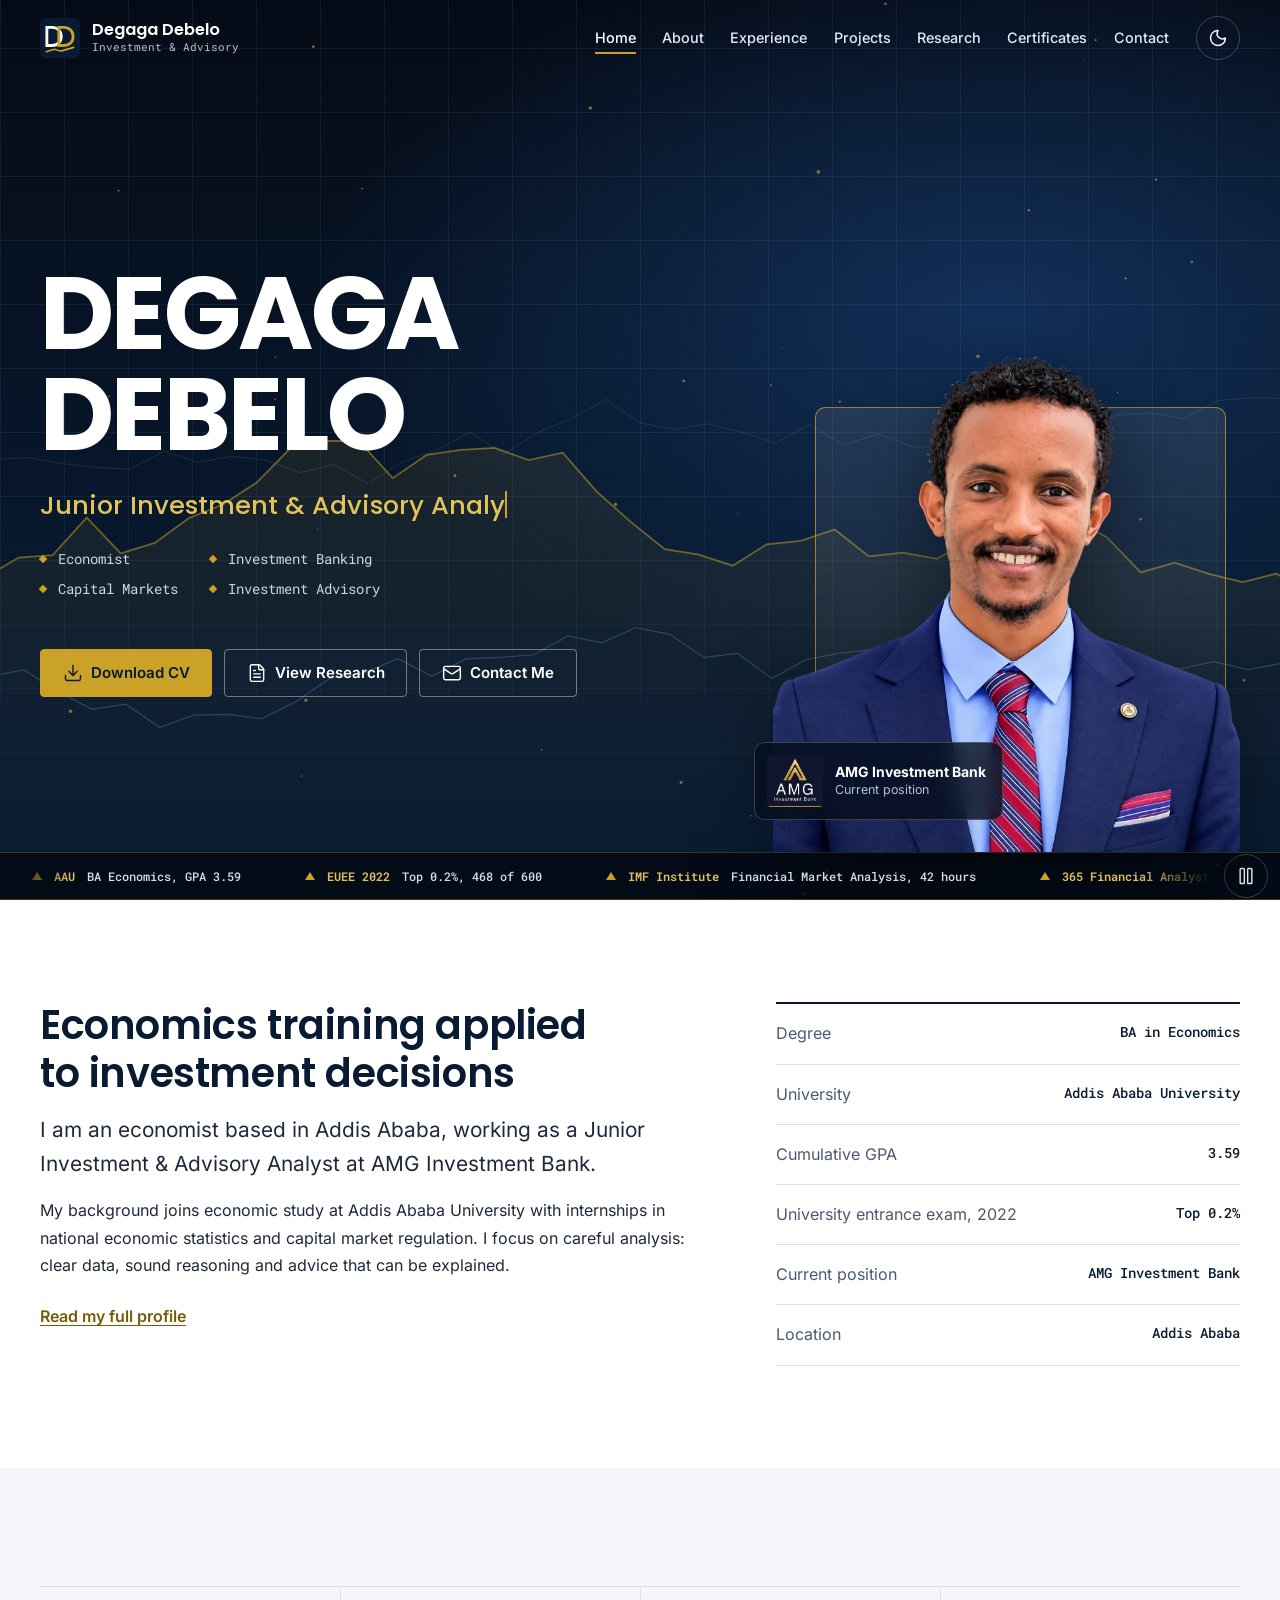
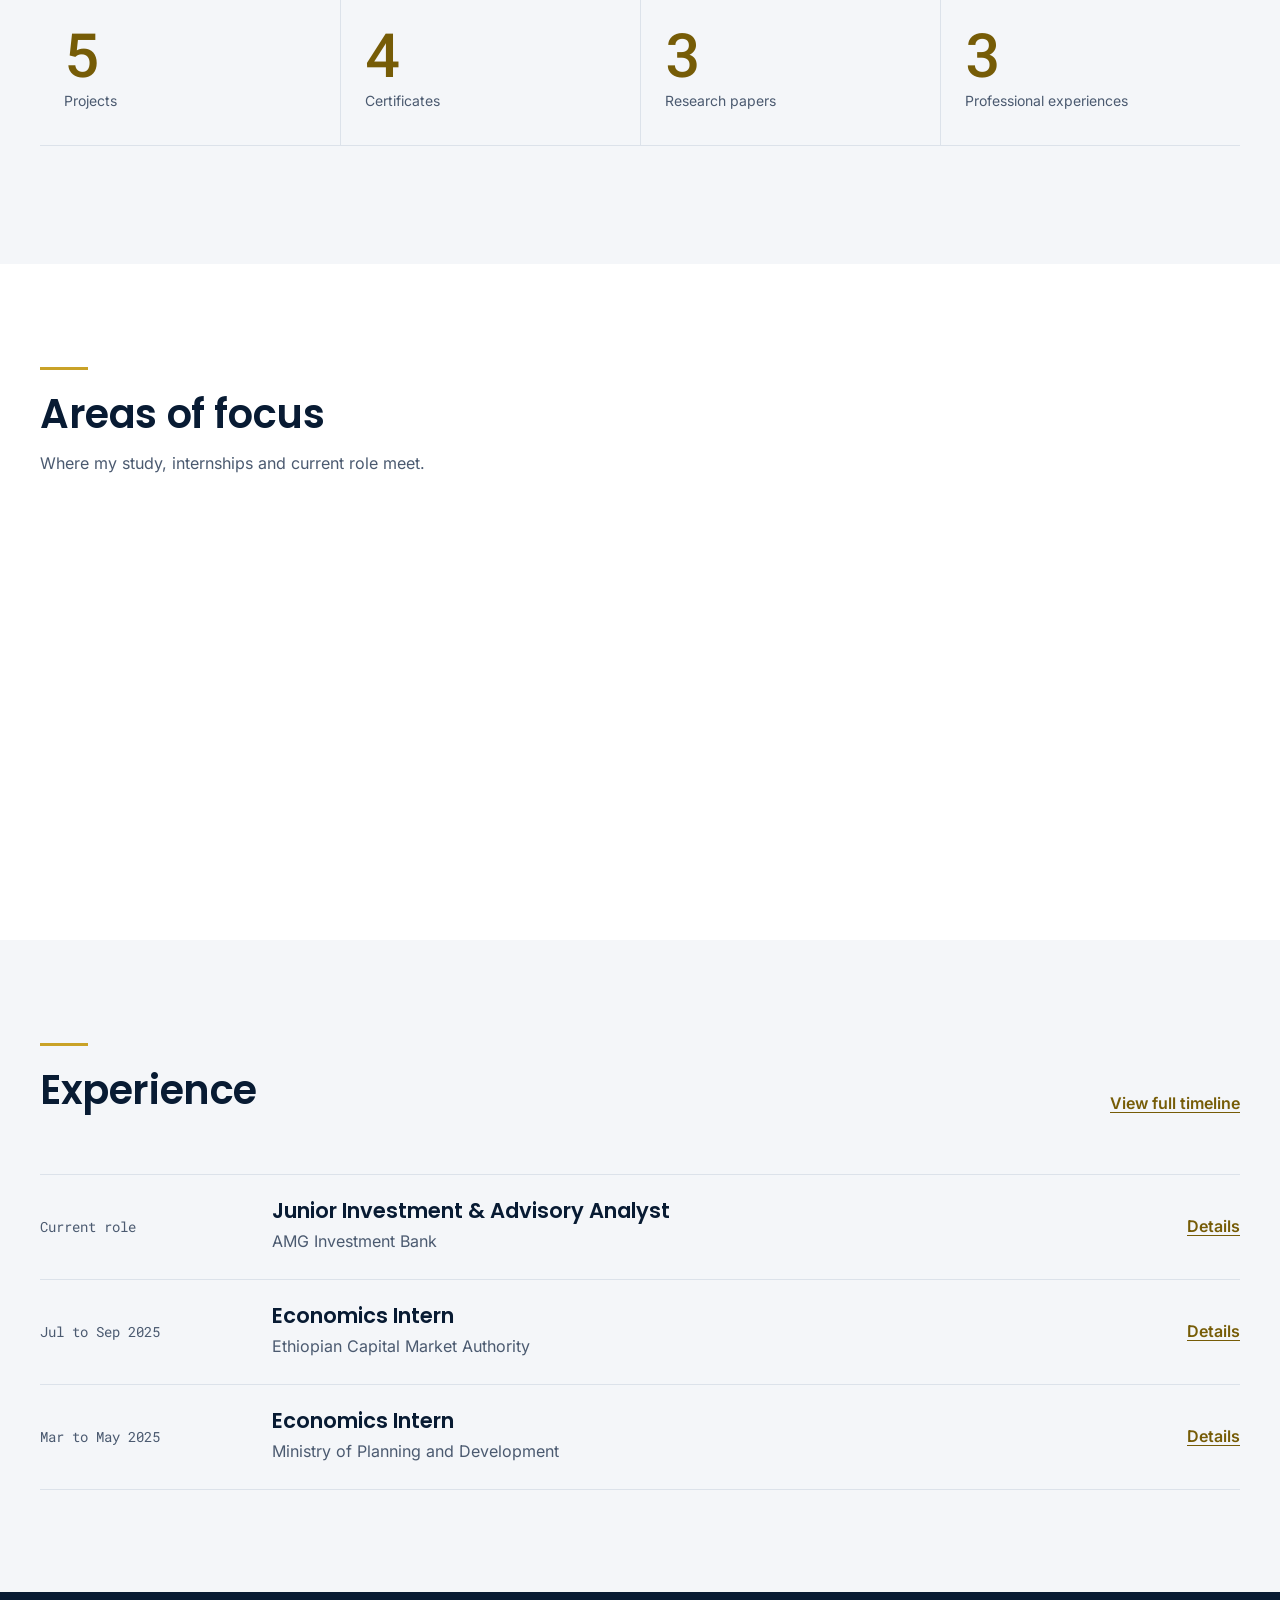
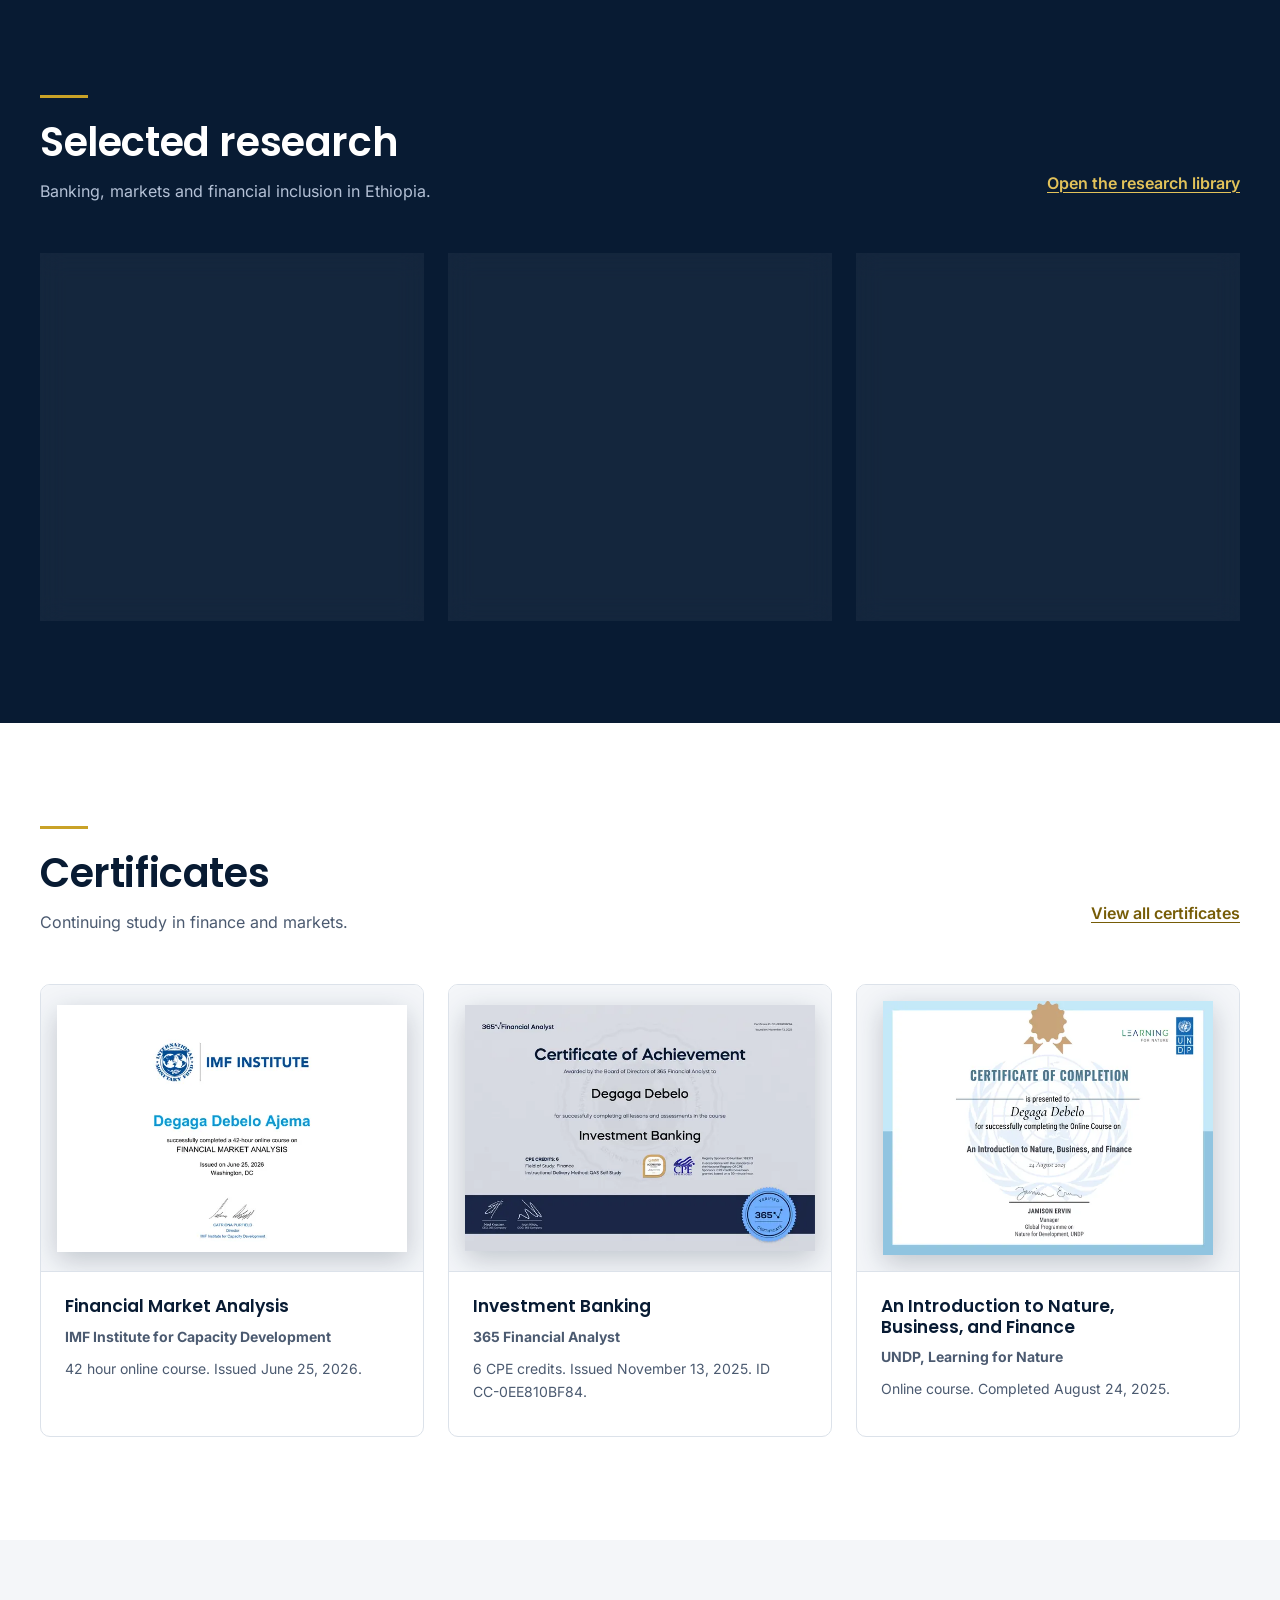
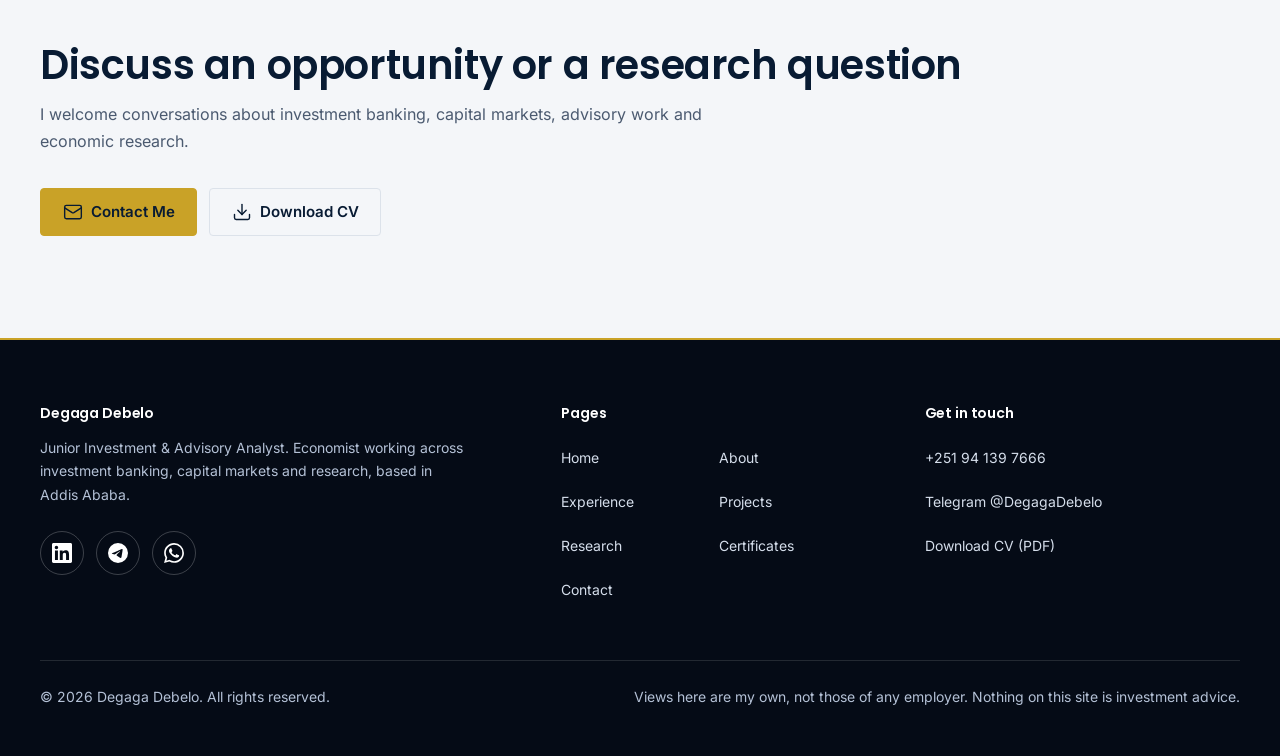
<file: index.html>
<!DOCTYPE html>
<html lang="en" data-theme="light">
<head>
  <meta charset="utf-8">
  <meta name="viewport" content="width=device-width, initial-scale=1, viewport-fit=cover">
  <title>Degaga Debelo | Junior Investment &amp; Advisory Analyst</title>
  <meta name="description" content="Degaga Debelo is an economist and Junior Investment &amp; Advisory Analyst at AMG Investment Bank in Addis Ababa, focused on capital markets and research.">
  <meta name="author" content="Degaga Debelo">
  <meta name="robots" content="index, follow, max-image-preview:large">
  <meta name="theme-color" content="#081B33">
  <link rel="canonical" href="https://degagadebelo.github.io/">

  <!-- Open Graph and Twitter cards -->
  <meta property="og:type" content="profile">
  <meta property="og:site_name" content="Degaga Debelo">
  <meta property="og:locale" content="en_US">
  <meta property="og:title" content="Degaga Debelo | Junior Investment &amp; Advisory Analyst">
  <meta property="og:description" content="Degaga Debelo is an economist and Junior Investment &amp; Advisory Analyst at AMG Investment Bank in Addis Ababa, focused on capital markets and research.">
  <meta property="og:url" content="https://degagadebelo.github.io/">
  <meta property="og:image" content="https://degagadebelo.github.io/assets/images/og-image.jpg">
  <meta property="og:image:width" content="1200">
  <meta property="og:image:height" content="630">
  <meta property="og:image:alt" content="Degaga Debelo, Junior Investment and Advisory Analyst">
  <meta name="twitter:card" content="summary_large_image">
  <meta name="twitter:title" content="Degaga Debelo | Junior Investment &amp; Advisory Analyst">
  <meta name="twitter:description" content="Degaga Debelo is an economist and Junior Investment &amp; Advisory Analyst at AMG Investment Bank in Addis Ababa, focused on capital markets and research.">
  <meta name="twitter:image" content="https://degagadebelo.github.io/assets/images/og-image.jpg">
  <meta name="twitter:image:alt" content="Degaga Debelo, Junior Investment and Advisory Analyst">

  <!-- Icons -->
  <link rel="icon" href="assets/icons/favicon.ico" sizes="48x48">
  <link rel="icon" href="assets/icons/favicon.svg" type="image/svg+xml">
  <link rel="apple-touch-icon" href="assets/icons/apple-touch-icon.png">
  <link rel="manifest" href="site.webmanifest">

  <!-- Styles; theme is applied before first paint -->
  <link rel="preload" href="assets/fonts/inter-var.woff2" as="font" type="font/woff2" crossorigin>
  <link rel="preload" href="assets/fonts/poppins-700.woff2" as="font" type="font/woff2" crossorigin>
  <link rel="preload" as="image" href="assets/images/portrait-720.webp" imagesrcset="assets/images/portrait-480.webp 480w, assets/images/portrait-720.webp 720w, assets/images/portrait-1080.webp 1080w" imagesizes="(max-width: 900px) min(440px, 92vw), 500px" fetchpriority="high">
  <script>(function(d){var t,v;try{t=localStorage.getItem('dd-theme');v=sessionStorage.getItem('dd-visited')}catch(e){}if(!t)t=window.matchMedia&&matchMedia('(prefers-color-scheme: dark)').matches?'dark':'light';d.dataset.theme=t;d.classList.add('js');if(!v)d.classList.add('show-loader');addEventListener('pagereveal',function(e){if(e.viewTransition)e.viewTransition.ready.catch(function(){})})})(document.documentElement)</script>
  <link rel="stylesheet" href="assets/css/style.css">
  <link rel="stylesheet" href="assets/css/animations.css">
  <link rel="stylesheet" href="assets/css/responsive.css">

  <script type="application/ld+json">{"@context":"https://schema.org","@graph":[{"@type":"Person","@id":"https://degagadebelo.github.io/#person","name":"Degaga Debelo","alternateName":"Degaga Debelo Ajema","url":"https://degagadebelo.github.io/","image":"https://degagadebelo.github.io/assets/images/degaga-debelo.jpg","jobTitle":"Junior Investment & Advisory Analyst","description":"Economist working in investment banking, capital markets, financial analysis, investment advisory and research.","telephone":"+251941397666","address":{"@type":"PostalAddress","addressLocality":"Addis Ababa","addressCountry":"ET"},"worksFor":{"@type":"Organization","name":"AMG Investment Bank"},"alumniOf":{"@type":"CollegeOrUniversity","name":"Addis Ababa University"},"knowsAbout":["Investment Banking","Capital Markets","Financial Analysis","Investment Advisory","Economic Research","Financial Markets"],"knowsLanguage":["en","om","am"],"sameAs":["https://www.linkedin.com/in/degaga-debelo-b54b56225","https://t.me/DegagaDebelo"]},{"@type":"WebPage","@id":"https://degagadebelo.github.io/#page","url":"https://degagadebelo.github.io/","name":"Degaga Debelo | Junior Investment & Advisory Analyst","description":"Degaga Debelo is an economist and Junior Investment & Advisory Analyst at AMG Investment Bank in Addis Ababa, focused on capital markets and research.","inLanguage":"en","about":{"@id":"https://degagadebelo.github.io/#person"},"isPartOf":{"@type":"WebSite","@id":"https://degagadebelo.github.io/#website","url":"https://degagadebelo.github.io/","name":"Degaga Debelo"}}]}</script>
  <script src="assets/js/darkmode.js" defer></script>
  <script src="assets/js/scroll.js" defer></script>
  <script src="assets/js/main.js" defer></script>
</head>
<body>
  <a class="skip-link" href="#main">Skip to content</a>
  <div class="loader" aria-hidden="true">
    <svg viewBox="0 0 120 56"><path d="M4 46 28 34l16 8 26-26 16 10 30-22"/></svg>
    <span>Degaga Debelo</span>
  </div>

  <header class="site-header">
    <div class="container nav">
      <a class="brand" href="index.html">
        <img src="assets/icons/logo.svg" width="40" height="40" alt="">
        <span>Degaga Debelo<small>Investment &amp; Advisory</small></span>
      </a>
      <nav class="nav-menu" id="nav-menu" aria-label="Main">
        <ul class="nav-list">
          <li><a href="index.html" aria-current="page">Home</a></li>
          <li><a href="about.html">About</a></li>
          <li><a href="experience.html">Experience</a></li>
          <li><a href="projects.html">Projects</a></li>
          <li><a href="research.html">Research</a></li>
          <li><a href="certificates.html">Certificates</a></li>
          <li><a href="contact.html">Contact</a></li>
        </ul>
      </nav>
      <button class="icon-btn theme-toggle" type="button" aria-label="Dark mode" aria-pressed="false"><svg class="icon icon-moon" viewBox="0 0 24 24" aria-hidden="true" focusable="false"><path d="M20.985 12.486a9 9 0 1 1-9.473-9.472c.405-.022.617.46.402.803a6 6 0 0 0 8.268 8.268c.344-.215.825-.004.803.401" /></svg><svg class="icon icon-sun" viewBox="0 0 24 24" aria-hidden="true" focusable="false"><circle cx="12" cy="12" r="4" /><path d="M12 2v2" /><path d="M12 20v2" /><path d="m4.93 4.93 1.41 1.41" /><path d="m17.66 17.66 1.41 1.41" /><path d="M2 12h2" /><path d="M20 12h2" /><path d="m6.34 17.66-1.41 1.41" /><path d="m19.07 4.93-1.41 1.41" /></svg></button>
      <button class="icon-btn nav-toggle" type="button" aria-label="Open menu" aria-expanded="false" aria-controls="nav-menu"><svg class="icon icon-menu" viewBox="0 0 24 24" aria-hidden="true" focusable="false"><path d="M4 5h16" /><path d="M4 12h16" /><path d="M4 19h16" /></svg><svg class="icon icon-close" viewBox="0 0 24 24" aria-hidden="true" focusable="false"><path d="M18 6 6 18" /><path d="m6 6 12 12" /></svg></button>
    </div>
    <div class="scroll-progress" aria-hidden="true"></div>
  </header>

  <main id="main" tabindex="-1">
    <section class="hero" aria-labelledby="hero-title">
      <div class="fin-grid" data-parallax="0.18" aria-hidden="true"></div>
      <canvas class="hero__canvas" aria-hidden="true"></canvas>
      <div class="container hero__inner">
        <div class="hero__copy">
          <h1 id="hero-title" class="enter"><span>Degaga </span><span>Debelo</span></h1>
          <p class="hero__role enter" style="--d:.1s" data-typing>Junior Investment &amp; Advisory Analyst</p>
          <ul class="hero__focus enter" style="--d:.2s" aria-label="Professional focus">
            <li>Economist</li>
            <li>Investment Banking</li>
            <li>Capital Markets</li>
            <li>Investment Advisory</li>
          </ul>
          <div class="actions enter" style="--d:.3s">
            <a class="btn btn--gold" href="assets/documents/Degaga-Debelo-CV.pdf" download="Degaga-Debelo-CV.pdf"><svg class="icon" viewBox="0 0 24 24" aria-hidden="true" focusable="false"><path d="M12 15V3" /><path d="M21 15v4a2 2 0 0 1-2 2H5a2 2 0 0 1-2-2v-4" /><path d="m7 10 5 5 5-5" /></svg>Download CV</a>
            <a class="btn btn--light" href="research.html"><svg class="icon" viewBox="0 0 24 24" aria-hidden="true" focusable="false"><path d="M6 22a2 2 0 0 1-2-2V4a2 2 0 0 1 2-2h8a2.4 2.4 0 0 1 1.704.706l3.588 3.588A2.4 2.4 0 0 1 20 8v12a2 2 0 0 1-2 2z" /><path d="M14 2v5a1 1 0 0 0 1 1h5" /><path d="M10 9H8" /><path d="M16 13H8" /><path d="M16 17H8" /></svg>View Research</a>
            <a class="btn btn--light" href="contact.html"><svg class="icon" viewBox="0 0 24 24" aria-hidden="true" focusable="false"><path d="m22 7-8.991 5.727a2 2 0 0 1-2.009 0L2 7" /><rect x="2" y="4" width="20" height="16" rx="2" /></svg>Contact Me</a>
          </div>
        </div>
        <figure class="portrait">
          <img src="assets/images/portrait-720.webp" srcset="assets/images/portrait-480.webp 480w, assets/images/portrait-720.webp 720w, assets/images/portrait-1080.webp 1080w" sizes="(max-width: 900px) min(440px, 92vw), 500px" width="1212" height="1297" alt="Portrait of Degaga Debelo in a navy suit" fetchpriority="high">
          <figcaption>
            <img src="assets/images/amg-logo.webp" width="181" height="167" alt="AMG Investment Bank logo">
            <span><strong>AMG Investment Bank</strong><small>Current position</small></span>
          </figcaption>
        </figure>
      </div>
      <div class="tape">
        <div class="tape__view" role="region" aria-label="Credentials at a glance" tabindex="0">
          <div class="tape__track">
            <ul><li><strong>AAU</strong> BA Economics, GPA 3.59</li><li><strong>EUEE 2022</strong> Top 0.2%, 468 of 600</li><li><strong>IMF Institute</strong> Financial Market Analysis, 42 hours</li><li><strong>365 Financial Analyst</strong> Investment Banking, 6 CPE credits</li><li><strong>UNDP</strong> Nature, Business and Finance</li><li><strong>ECMA</strong> Internship, 2025</li><li><strong>MoPD</strong> Economics internship, 2025</li></ul>
            <ul aria-hidden="true"><li><strong>AAU</strong> BA Economics, GPA 3.59</li><li><strong>EUEE 2022</strong> Top 0.2%, 468 of 600</li><li><strong>IMF Institute</strong> Financial Market Analysis, 42 hours</li><li><strong>365 Financial Analyst</strong> Investment Banking, 6 CPE credits</li><li><strong>UNDP</strong> Nature, Business and Finance</li><li><strong>ECMA</strong> Internship, 2025</li><li><strong>MoPD</strong> Economics internship, 2025</li></ul>
          </div>
        </div>
        <button class="icon-btn motion-toggle" type="button" aria-label="Pause background motion" aria-pressed="false"><svg class="icon icon-pause" viewBox="0 0 24 24" aria-hidden="true" focusable="false"><rect x="14" y="3" width="5" height="18" rx="1" /><rect x="5" y="3" width="5" height="18" rx="1" /></svg><svg class="icon icon-play" viewBox="0 0 24 24" aria-hidden="true" focusable="false"><path d="M5 5a2 2 0 0 1 3.008-1.728l11.997 6.998a2 2 0 0 1 .003 3.458l-12 7A2 2 0 0 1 5 19z" /></svg></button>
      </div>
    </section>

    <section class="section" aria-labelledby="profile-title">
      <div class="container">
        <div class="split">
          <div data-reveal="left">
            <h2 id="profile-title">Economics training applied to investment decisions</h2>
            <p class="lead">I am an economist based in Addis Ababa, working as a Junior Investment &amp; Advisory Analyst at AMG Investment Bank.</p>
            <p>My background joins economic study at Addis Ababa University with internships in national economic statistics and capital market regulation. I focus on careful analysis: clear data, sound reasoning and advice that can be explained.</p>
            <a class="link-more" href="about.html">Read my full profile</a>
          </div>
          <dl class="ledger" data-reveal="right">
            <div><dt>Degree</dt><dd>BA in Economics</dd></div>
            <div><dt>University</dt><dd>Addis Ababa University</dd></div>
            <div><dt>Cumulative GPA</dt><dd>3.59</dd></div>
            <div><dt>University entrance exam, 2022</dt><dd>Top 0.2%</dd></div>
            <div><dt>Current position</dt><dd>AMG Investment Bank</dd></div>
            <div><dt>Location</dt><dd>Addis Ababa</dd></div>
          </dl>
        </div>
      </div>
    </section>

    <section class="section section--alt" aria-labelledby="numbers-title">
      <div class="container">
        <h2 class="sr-only" id="numbers-title">Portfolio in numbers</h2>
        <dl class="stats" data-reveal>
          <div class="stat"><dt>Projects</dt><dd data-count="5">5</dd></div>
          <div class="stat"><dt>Certificates</dt><dd data-count="4">4</dd></div>
          <div class="stat"><dt>Research papers</dt><dd data-count="3">3</dd></div>
          <div class="stat"><dt>Professional experiences</dt><dd data-count="3">3</dd></div>
        </dl>
      </div>
    </section>

    <section class="section">
      <div class="container">
        <div class="section-head" data-reveal>
          <div>
            <h2>Areas of focus</h2>
            <p>Where my study, internships and current role meet.</p>
          </div>
        </div>
        <div class="grid" style="--min:250px">
          <article class="card card--hover" data-reveal>
            <div class="card__icon"><svg class="icon" viewBox="0 0 24 24" aria-hidden="true" focusable="false"><path d="M3 3v16a2 2 0 0 0 2 2h16" /><path d="m19 9-5 5-4-4-3 3" /></svg></div>
            <h3>Financial analysis</h3>
            <p>Turning financial and economic data into a clear view of performance, risk and opportunity.</p>
          </article>
          <article class="card card--hover" data-reveal>
            <div class="card__icon"><svg class="icon" viewBox="0 0 24 24" aria-hidden="true" focusable="false"><path d="M16 20V4a2 2 0 0 0-2-2h-4a2 2 0 0 0-2 2v16" /><rect width="20" height="14" x="2" y="6" rx="2" /></svg></div>
            <h3>Investment advisory</h3>
            <p>Supporting investment decisions with structured research and plain explanations.</p>
          </article>
          <article class="card card--hover" data-reveal>
            <div class="card__icon"><svg class="icon" viewBox="0 0 24 24" aria-hidden="true" focusable="false"><path d="M10 18v-7" /><path d="M11.119 2.205a2 2 0 0 1 1.762 0l7.84 3.846A.5.5 0 0 1 20.5 7h-17a.5.5 0 0 1-.22-.949z" /><path d="M14 18v-7" /><path d="M18 18v-7" /><path d="M3 22h18" /><path d="M6 18v-7" /></svg></div>
            <h3>Capital markets</h3>
            <p>Following the development of Ethiopia&rsquo;s capital market, informed by time at its regulator.</p>
          </article>
          <article class="card card--hover" data-reveal>
            <div class="card__icon"><svg class="icon" viewBox="0 0 24 24" aria-hidden="true" focusable="false"><path d="m21 21-4.34-4.34" /><circle cx="11" cy="11" r="8" /></svg></div>
            <h3>Economic research</h3>
            <p>Studying lending, financial inclusion and markets with surveys, case studies and regression.</p>
          </article>
        </div>
      </div>
    </section>

    <section class="section section--alt">
      <div class="container">
        <div class="section-head" data-reveal>
          <div>
            <h2>Experience</h2>
          </div>
          <a class="link-more" href="experience.html">View full timeline</a>
        </div>
        <ol class="rows">
          <li class="row" data-reveal>
            <span class="row__date">Current role</span>
            <div><h3>Junior Investment &amp; Advisory Analyst</h3><p>AMG Investment Bank</p></div>
            <a class="link-more" href="experience.html#amg">Details<span class="sr-only"> of the AMG Investment Bank role</span></a>
          </li>
          <li class="row" data-reveal>
            <span class="row__date">Jul to Sep 2025</span>
            <div><h3>Economics Intern</h3><p>Ethiopian Capital Market Authority</p></div>
            <a class="link-more" href="experience.html#ecma">Details<span class="sr-only"> of the ECMA internship</span></a>
          </li>
          <li class="row" data-reveal>
            <span class="row__date">Mar to May 2025</span>
            <div><h3>Economics Intern</h3><p>Ministry of Planning and Development</p></div>
            <a class="link-more" href="experience.html#mopd">Details<span class="sr-only"> of the Ministry internship</span></a>
          </li>
        </ol>
      </div>
    </section>

    <section class="section section--dark">
      <div class="container">
        <div class="section-head" data-reveal>
          <div>
            <h2>Selected research</h2>
            <p>Banking, markets and financial inclusion in Ethiopia.</p>
          </div>
          <a class="link-more" href="research.html">Open the research library</a>
        </div>
        <div class="grid">
          <article class="card card--hover" data-reveal>
            <p class="mono">Undergraduate thesis, May 2026</p>
            <h3>Agricultural Financing by Banks in Ethiopia</h3>
            <p>An examination of agricultural financing practices in Ethiopia, focusing on how commercial banks support the agricultural sector, with the Cooperative Bank of Oromia as the case.</p>
            <a class="link-more" href="research.html#agricultural-financing">View details<span class="sr-only"> of Agricultural Financing by Banks in Ethiopia</span></a>
          </article>
          <article class="card card--hover" data-reveal>
            <p class="mono">University project, May 2025</p>
            <h3>Impact of the Alcohol Advertising Ban</h3>
            <p>An analysis of how the ban on alcohol advertising affected marketing strategies, with a focus on the shift toward digital advertising platforms.</p>
            <a class="link-more" href="research.html#alcohol-ad-ban">View details<span class="sr-only"> of Impact of the Alcohol Advertising Ban</span></a>
          </article>
          <article class="card card--hover" data-reveal>
            <p class="mono">University project, May 2025</p>
            <h3>Financial Literacy and Financial Inclusion</h3>
            <p>An investigation of the relationship between financial literacy and access to formal financial services across gender groups in Addis Ababa.</p>
            <a class="link-more" href="research.html#financial-literacy">View details<span class="sr-only"> of Financial Literacy and Financial Inclusion</span></a>
          </article>
        </div>
      </div>
    </section>

    <section class="section">
      <div class="container">
        <div class="section-head" data-reveal>
          <div>
            <h2>Certificates</h2>
            <p>Continuing study in finance and markets.</p>
          </div>
          <a class="link-more" href="certificates.html">View all certificates</a>
        </div>
        <div class="grid" style="--min:260px">
          <article class="cert card--hover" data-category="finance" data-reveal="zoom">
            <a class="cert__preview" href="assets/certificates/imf-financial-market-analysis.pdf" data-preview="assets/images/certificates/imf-financial-market-analysis-1400.webp" data-title="Financial Market Analysis" data-alt="Financial Market Analysis, IMF Institute for Capacity Development, awarded to Degaga Debelo" data-file="assets/certificates/imf-financial-market-analysis.pdf" data-width="1400" data-height="989">
              <img src="assets/images/certificates/imf-financial-market-analysis-640.webp" width="640" height="452" alt="Preview: Financial Market Analysis, IMF Institute for Capacity Development, awarded to Degaga Debelo" loading="lazy" decoding="async">
              <span class="cert__zoom" aria-hidden="true">Preview</span>
            </a>
            <div class="cert__body">
              <h3>Financial Market Analysis</h3>
              <p><strong>IMF Institute for Capacity Development</strong></p>
              <p>42 hour online course. Issued June 25, 2026.</p>
            </div>
          </article>
          <article class="cert card--hover" data-category="finance" data-reveal="zoom">
            <a class="cert__preview" href="assets/certificates/365-investment-banking.pdf" data-preview="assets/images/certificates/365-investment-banking-1400.webp" data-title="Investment Banking" data-alt="Investment Banking, 365 Financial Analyst, awarded to Degaga Debelo" data-file="assets/certificates/365-investment-banking.pdf" data-width="1400" data-height="984">
              <img src="assets/images/certificates/365-investment-banking-640.webp" width="640" height="450" alt="Preview: Investment Banking, 365 Financial Analyst, awarded to Degaga Debelo" loading="lazy" decoding="async">
              <span class="cert__zoom" aria-hidden="true">Preview</span>
            </a>
            <div class="cert__body">
              <h3>Investment Banking</h3>
              <p><strong>365 Financial Analyst</strong></p>
              <p>6 CPE credits. Issued November 13, 2025. ID CC-0EE810BF84.</p>
            </div>
          </article>
          <article class="cert card--hover" data-category="sustainability" data-reveal="zoom">
            <a class="cert__preview" href="assets/certificates/undp-nature-business-finance.pdf" data-preview="assets/images/certificates/undp-nature-business-finance-1400.webp" data-title="An Introduction to Nature, Business, and Finance" data-alt="An Introduction to Nature, Business, and Finance, UNDP, Learning for Nature, awarded to Degaga Debelo" data-file="assets/certificates/undp-nature-business-finance.pdf" data-width="1400" data-height="1082">
              <img src="assets/images/certificates/undp-nature-business-finance-640.webp" width="640" height="495" alt="Preview: An Introduction to Nature, Business, and Finance, UNDP, Learning for Nature, awarded to Degaga Debelo" loading="lazy" decoding="async">
              <span class="cert__zoom" aria-hidden="true">Preview</span>
            </a>
            <div class="cert__body">
              <h3>An Introduction to Nature, Business, and Finance</h3>
              <p><strong>UNDP, Learning for Nature</strong></p>
              <p>Online course. Completed August 24, 2025.</p>
            </div>
          </article>
        </div>
      </div>
    </section>

    <section class="section section--alt">
      <div class="container">
        <div class="cta" data-reveal="zoom">
          <div>
            <h2>Discuss an opportunity or a research question</h2>
            <p>I welcome conversations about investment banking, capital markets, advisory work and economic research.</p>
          </div>
          <div class="actions">
            <a class="btn btn--gold" href="contact.html"><svg class="icon" viewBox="0 0 24 24" aria-hidden="true" focusable="false"><path d="m22 7-8.991 5.727a2 2 0 0 1-2.009 0L2 7" /><rect x="2" y="4" width="20" height="16" rx="2" /></svg>Contact Me</a>
            <a class="btn" href="assets/documents/Degaga-Debelo-CV.pdf" download="Degaga-Debelo-CV.pdf"><svg class="icon" viewBox="0 0 24 24" aria-hidden="true" focusable="false"><path d="M12 15V3" /><path d="M21 15v4a2 2 0 0 1-2 2H5a2 2 0 0 1-2-2v-4" /><path d="m7 10 5 5 5-5" /></svg>Download CV</a>
          </div>
        </div>
      </div>
    </section>

    <dialog class="modal modal--wide" id="cert-viewer" aria-labelledby="cert-viewer-title">
      <div class="modal__bar">
        <h2 id="cert-viewer-title">Certificate preview</h2>
        <button class="icon-btn" type="button" data-close aria-label="Close preview"><svg class="icon" viewBox="0 0 24 24" aria-hidden="true" focusable="false"><path d="M18 6 6 18" /><path d="m6 6 12 12" /></svg></button>
      </div>
      <div class="modal__content">
        <img src="assets/images/certificates/imf-financial-market-analysis-640.webp" width="640" height="452" alt="" loading="lazy">
      </div>
      <div class="modal__foot">
        <span class="mono" data-counter aria-live="polite"></span>
        <div class="actions">
          <button class="btn btn--small" type="button" data-prev><svg class="icon" viewBox="0 0 24 24" aria-hidden="true" focusable="false"><path d="m15 18-6-6 6-6" /></svg>Previous</button>
          <button class="btn btn--small" type="button" data-next>Next<svg class="icon" viewBox="0 0 24 24" aria-hidden="true" focusable="false"><path d="m9 18 6-6-6-6" /></svg></button>
          <a class="btn btn--small btn--gold" href="assets/certificates/imf-financial-market-analysis.pdf" download data-download><svg class="icon" viewBox="0 0 24 24" aria-hidden="true" focusable="false"><path d="M12 15V3" /><path d="M21 15v4a2 2 0 0 1-2 2H5a2 2 0 0 1-2-2v-4" /><path d="m7 10 5 5 5-5" /></svg>Download</a>
        </div>
      </div>
    </dialog>
  </main>

  <footer class="site-footer">
    <div class="container">
      <div class="footer__top">
        <div>
          <h2>Degaga Debelo</h2>
          <p>Junior Investment &amp; Advisory Analyst. Economist working across investment banking, capital markets and research, based in Addis Ababa.</p>
          <ul class="social" aria-label="Social profiles">
            <li><a class="icon-btn" href="https://www.linkedin.com/in/degaga-debelo-b54b56225" target="_blank" rel="noopener noreferrer" aria-label="LinkedIn (opens in a new tab)"><svg class="icon icon--fill" viewBox="0 0 24 24" aria-hidden="true" focusable="false"><path d="M20.447 20.452h-3.554v-5.569c0-1.328-.027-3.037-1.852-3.037-1.853 0-2.136 1.445-2.136 2.939v5.667H9.351V9h3.414v1.561h.046c.477-.9 1.637-1.85 3.37-1.85 3.601 0 4.267 2.37 4.267 5.455v6.286zM5.337 7.433c-1.144 0-2.063-.926-2.063-2.065 0-1.138.92-2.063 2.063-2.063 1.14 0 2.064.925 2.064 2.063 0 1.139-.925 2.065-2.064 2.065zm1.782 13.019H3.555V9h3.564v11.452zM22.225 0H1.771C.792 0 0 .774 0 1.729v20.542C0 23.227.792 24 1.771 24h20.451C23.2 24 24 23.227 24 22.271V1.729C24 .774 23.2 0 22.222 0h.003z"/></svg></a></li>
            <li><a class="icon-btn" href="https://t.me/DegagaDebelo" target="_blank" rel="noopener noreferrer" aria-label="Telegram (opens in a new tab)"><svg class="icon icon--fill" viewBox="0 0 24 24" aria-hidden="true" focusable="false"><path d="M11.944 0A12 12 0 0 0 0 12a12 12 0 0 0 12 12 12 12 0 0 0 12-12A12 12 0 0 0 12 0a12 12 0 0 0-.056 0zm4.962 7.224c.1-.002.321.023.465.14a.506.506 0 0 1 .171.325c.016.093.036.306.02.472-.18 1.898-.962 6.502-1.36 8.627-.168.9-.499 1.201-.82 1.23-.696.065-1.225-.46-1.9-.902-1.056-.693-1.653-1.124-2.678-1.8-1.185-.78-.417-1.21.258-1.91.177-.184 3.247-2.977 3.307-3.23.007-.032.014-.15-.056-.212s-.174-.041-.249-.024c-.106.024-1.793 1.14-5.061 3.345-.48.33-.913.49-1.302.48-.428-.008-1.252-.241-1.865-.44-.752-.245-1.349-.374-1.297-.789.027-.216.325-.437.893-.663 3.498-1.524 5.83-2.529 6.998-3.014 3.332-1.386 4.025-1.627 4.476-1.635z"/></svg></a></li>
            <li><a class="icon-btn" href="https://wa.me/251941397666" target="_blank" rel="noopener noreferrer" aria-label="WhatsApp (opens in a new tab)"><svg class="icon icon--fill" viewBox="0 0 24 24" aria-hidden="true" focusable="false"><path d="M17.472 14.382c-.297-.149-1.758-.867-2.03-.967-.273-.099-.471-.148-.67.15-.197.297-.767.966-.94 1.164-.173.199-.347.223-.644.075-.297-.15-1.255-.463-2.39-1.475-.883-.788-1.48-1.761-1.653-2.059-.173-.297-.018-.458.13-.606.134-.133.298-.347.446-.52.149-.174.198-.298.298-.497.099-.198.05-.371-.025-.52-.075-.149-.669-1.612-.916-2.207-.242-.579-.487-.5-.669-.51-.173-.008-.371-.01-.57-.01-.198 0-.52.074-.792.372-.272.297-1.04 1.016-1.04 2.479 0 1.462 1.065 2.875 1.213 3.074.149.198 2.096 3.2 5.077 4.487.709.306 1.262.489 1.694.625.712.227 1.36.195 1.871.118.571-.085 1.758-.719 2.006-1.413.248-.694.248-1.289.173-1.413-.074-.124-.272-.198-.57-.347m-5.421 7.403h-.004a9.87 9.87 0 01-5.031-1.378l-.361-.214-3.741.982.998-3.648-.235-.374a9.86 9.86 0 01-1.51-5.26c.001-5.45 4.436-9.884 9.888-9.884 2.64 0 5.122 1.03 6.988 2.898a9.825 9.825 0 012.893 6.994c-.003 5.45-4.437 9.884-9.885 9.884m8.413-18.297A11.815 11.815 0 0012.05 0C5.495 0 .16 5.335.157 11.892c0 2.096.547 4.142 1.588 5.945L.057 24l6.305-1.654a11.882 11.882 0 005.683 1.448h.005c6.554 0 11.89-5.335 11.893-11.893a11.821 11.821 0 00-3.48-8.413Z"/></svg></a></li>
            <li data-email-item hidden><a class="icon-btn" href="contact.html" data-email-link aria-label="Email"><svg class="icon" viewBox="0 0 24 24" aria-hidden="true" focusable="false"><path d="m22 7-8.991 5.727a2 2 0 0 1-2.009 0L2 7" /><rect x="2" y="4" width="20" height="16" rx="2" /></svg></a></li>
          </ul>
        </div>
        <nav aria-label="Footer">
          <h2>Pages</h2>
          <ul class="footer__nav">
            <li><a href="index.html">Home</a></li>
            <li><a href="about.html">About</a></li>
            <li><a href="experience.html">Experience</a></li>
            <li><a href="projects.html">Projects</a></li>
            <li><a href="research.html">Research</a></li>
            <li><a href="certificates.html">Certificates</a></li>
            <li><a href="contact.html">Contact</a></li>
          </ul>
        </nav>
        <div>
          <h2>Get in touch</h2>
          <ul>
            <li data-email-item hidden><a href="contact.html" data-email-link data-email-text>Email</a></li>
            <li><a href="tel:+251941397666">+251 94 139 7666</a></li>
            <li><a href="https://t.me/DegagaDebelo" target="_blank" rel="noopener noreferrer">Telegram @DegagaDebelo<span class="sr-only"> (opens in a new tab)</span></a></li>
            <li><a href="assets/documents/Degaga-Debelo-CV.pdf" download="Degaga-Debelo-CV.pdf">Download CV (PDF)</a></li>
          </ul>
        </div>
      </div>
      <div class="footer__bottom">
        <p>&copy; <span data-year>2026</span> Degaga Debelo. All rights reserved.</p>
        <p>Views here are my own, not those of any employer. Nothing on this site is investment advice.</p>
      </div>
    </div>
  </footer>
  <button class="to-top" type="button" aria-label="Back to top"><svg class="icon" viewBox="0 0 24 24" aria-hidden="true" focusable="false"><path d="m18 15-6-6-6 6" /></svg></button>
</body>
</html>
</file>
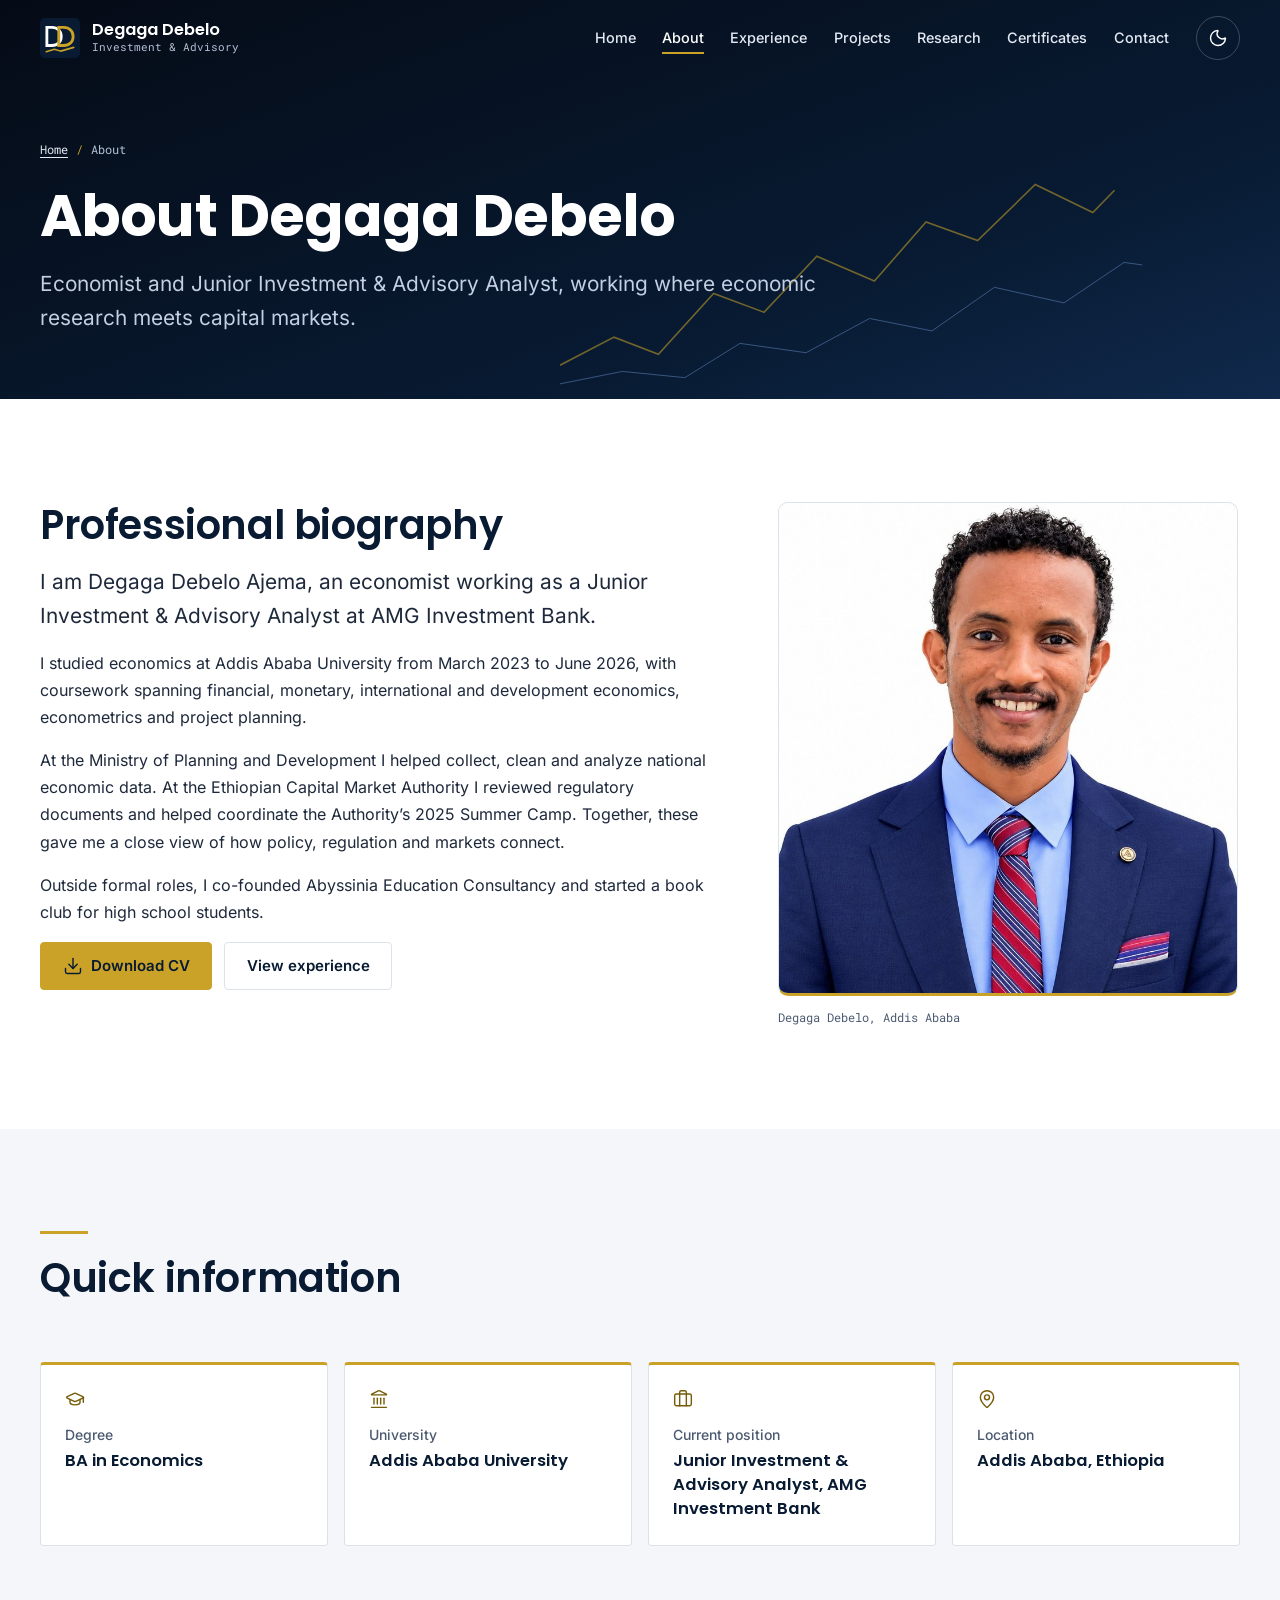
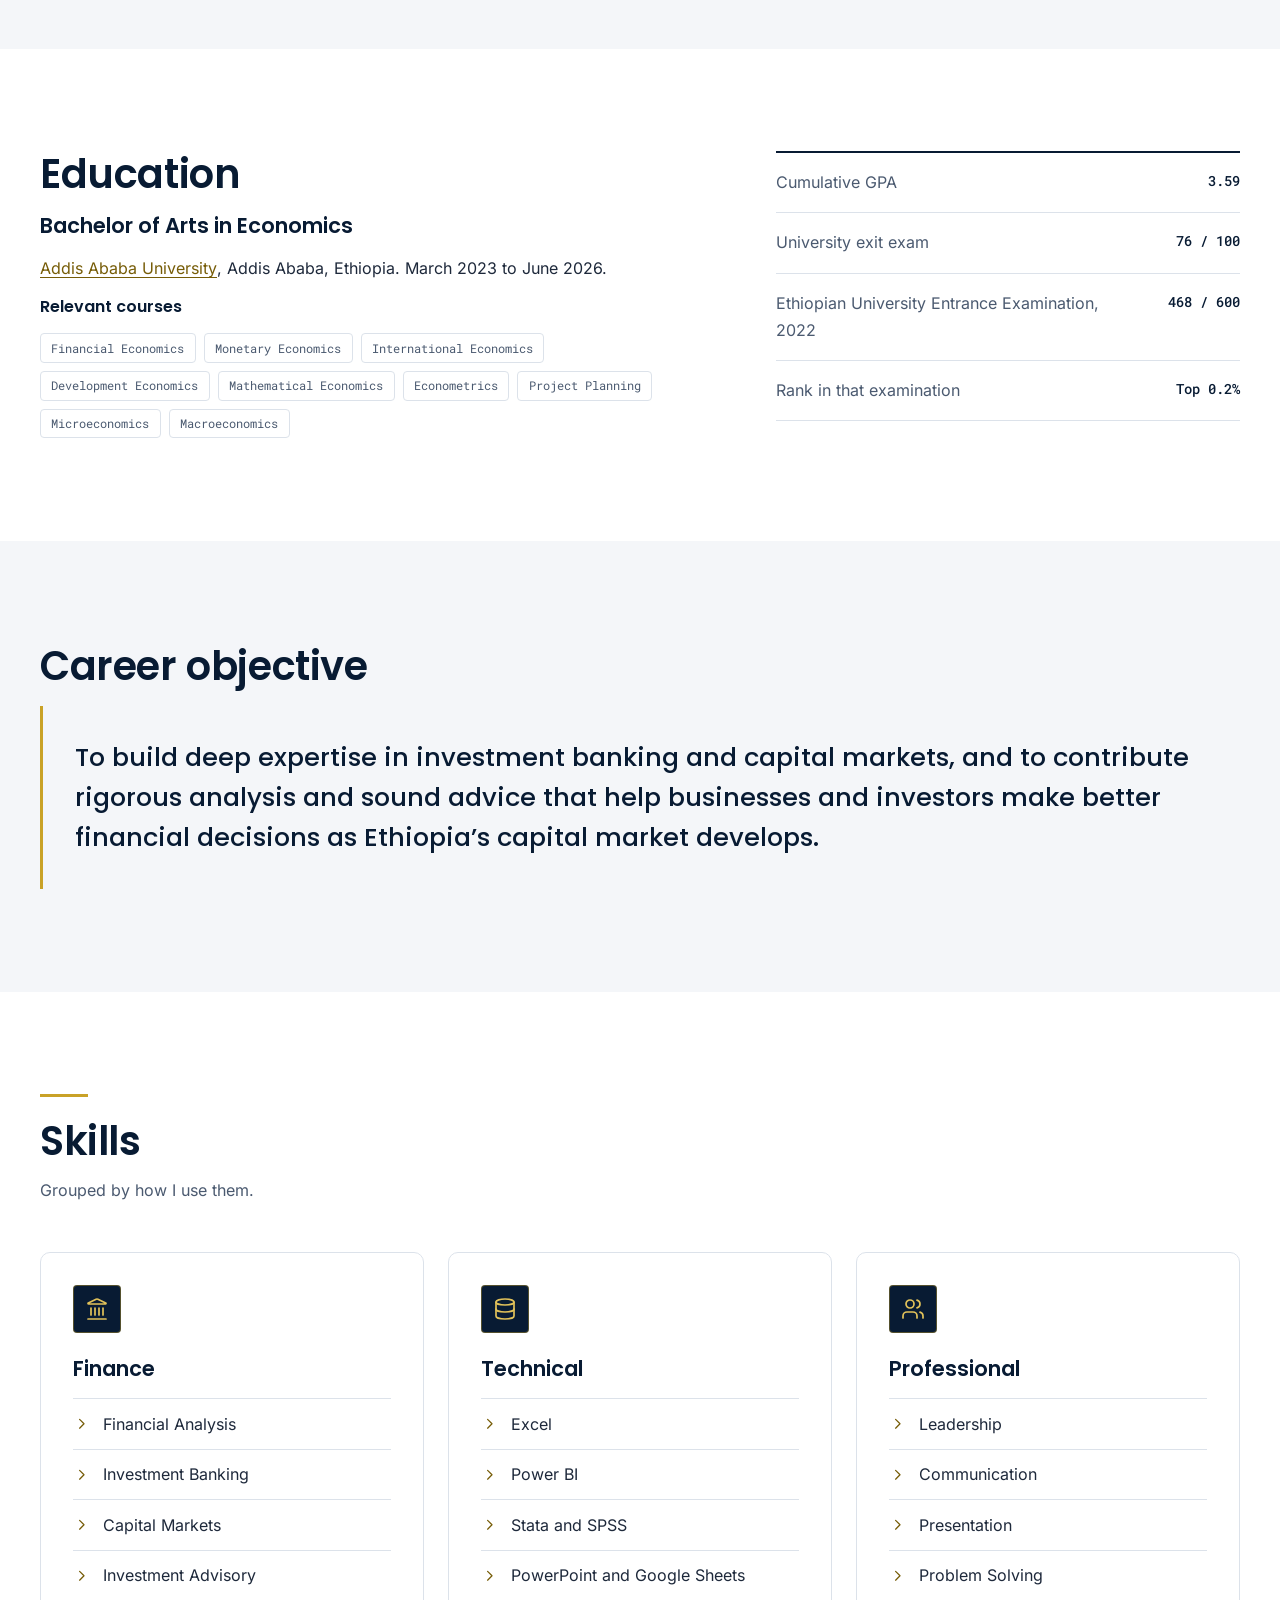
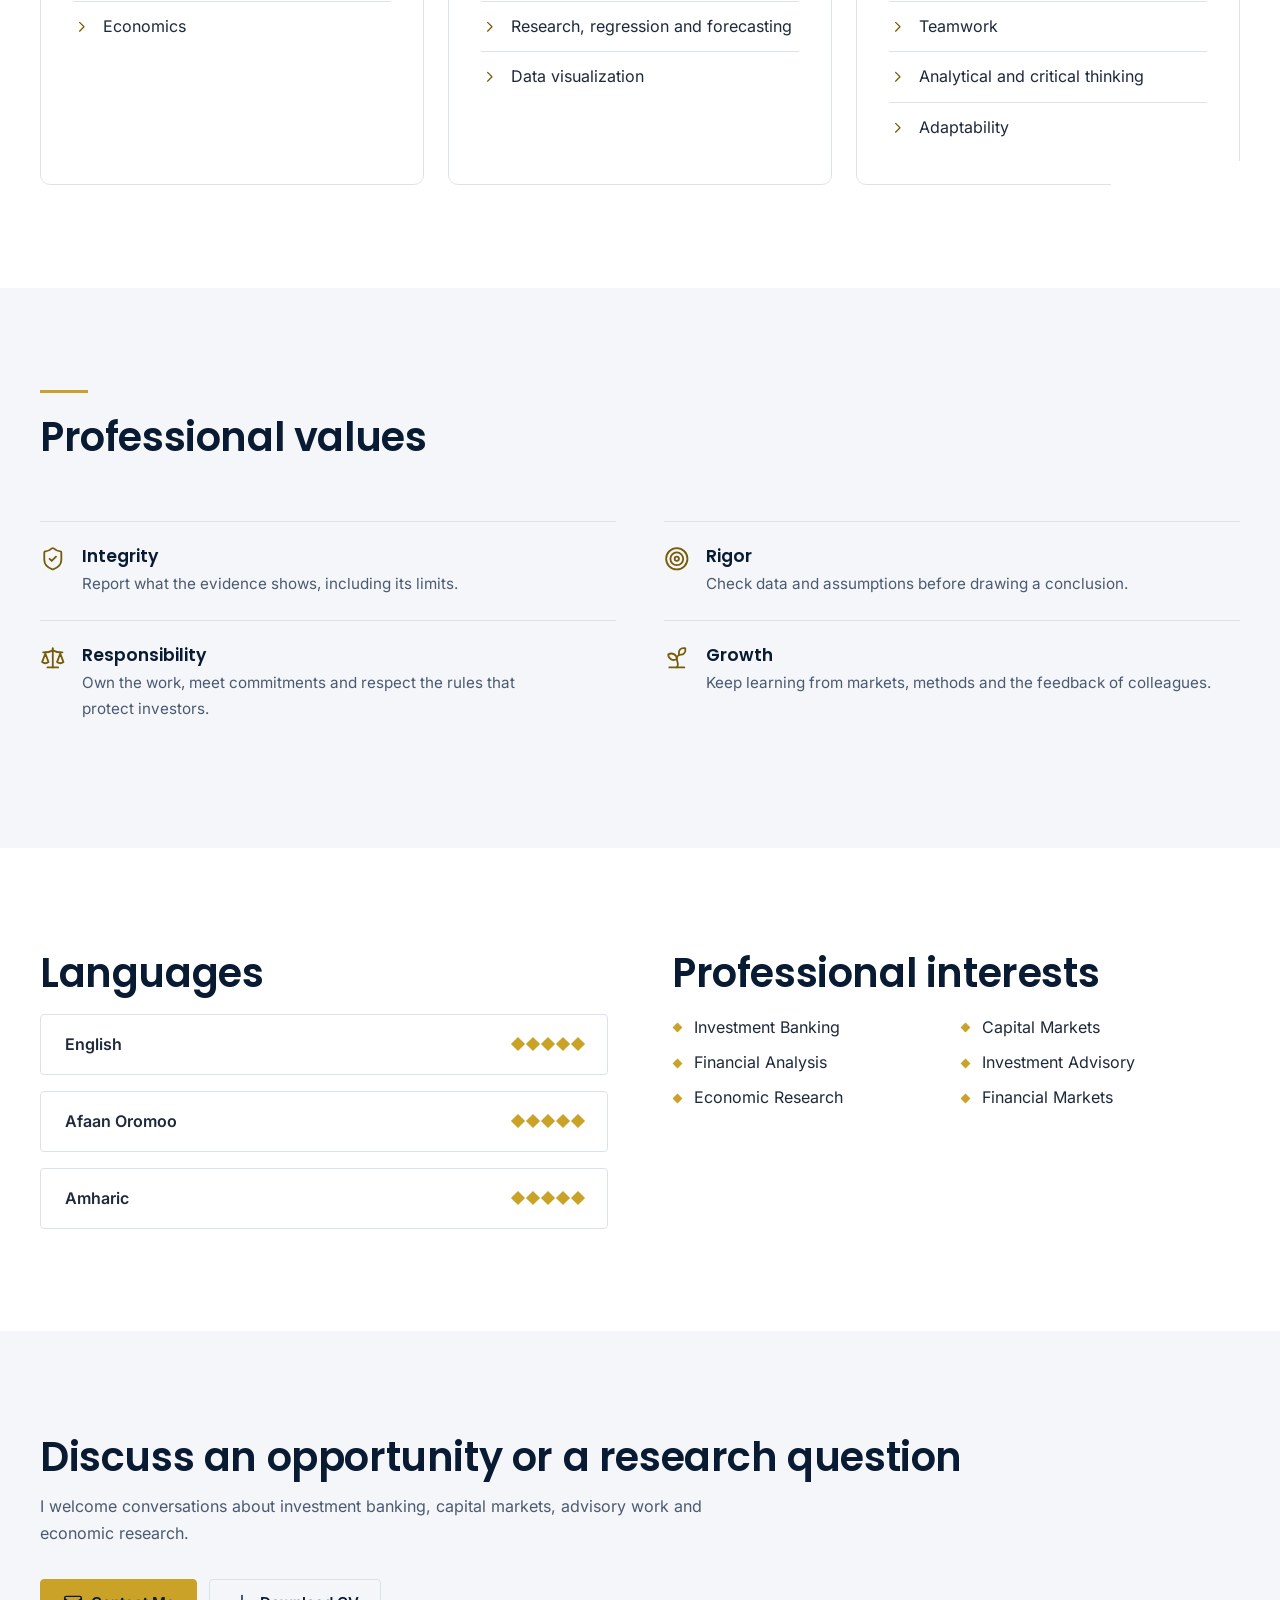
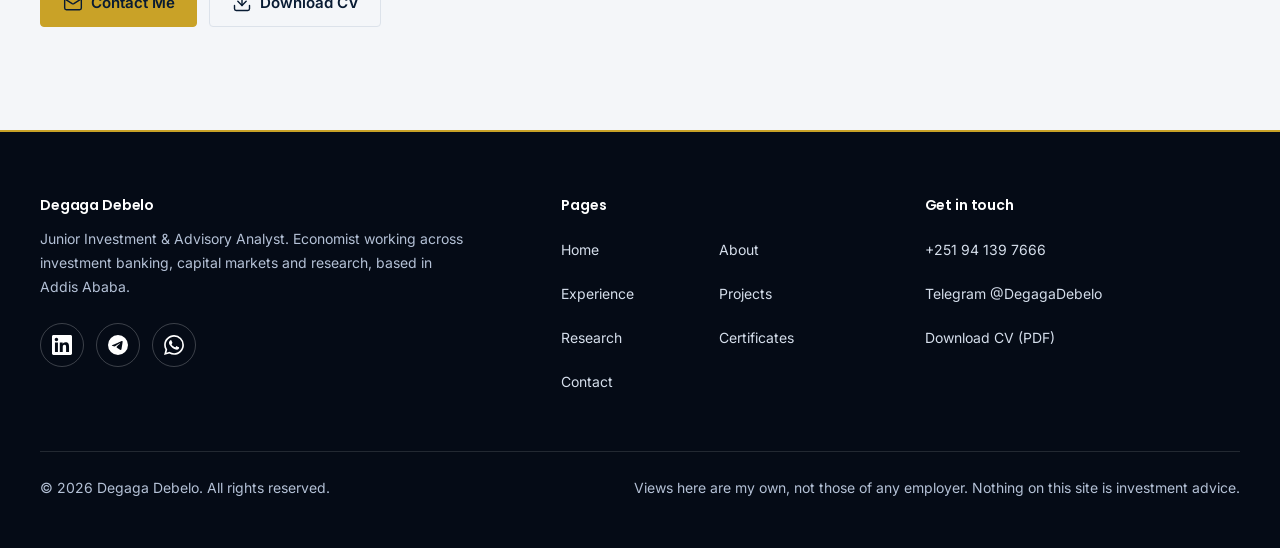
<file: about.html>
<!DOCTYPE html>
<html lang="en" data-theme="light">
<head>
  <meta charset="utf-8">
  <meta name="viewport" content="width=device-width, initial-scale=1, viewport-fit=cover">
  <title>About Degaga Debelo | Economist and Investment Analyst</title>
  <meta name="description" content="Biography, education, skills, values and languages of Degaga Debelo, an Addis Ababa University economics graduate working at AMG Investment Bank.">
  <meta name="author" content="Degaga Debelo">
  <meta name="robots" content="index, follow, max-image-preview:large">
  <meta name="theme-color" content="#081B33">
  <link rel="canonical" href="https://degagadebelo.github.io/about.html">

  <!-- Open Graph and Twitter cards -->
  <meta property="og:type" content="profile">
  <meta property="og:site_name" content="Degaga Debelo">
  <meta property="og:locale" content="en_US">
  <meta property="og:title" content="About Degaga Debelo | Economist and Investment Analyst">
  <meta property="og:description" content="Biography, education, skills, values and languages of Degaga Debelo, an Addis Ababa University economics graduate working at AMG Investment Bank.">
  <meta property="og:url" content="https://degagadebelo.github.io/about.html">
  <meta property="og:image" content="https://degagadebelo.github.io/assets/images/og-image.jpg">
  <meta property="og:image:width" content="1200">
  <meta property="og:image:height" content="630">
  <meta property="og:image:alt" content="Degaga Debelo, Junior Investment and Advisory Analyst">
  <meta name="twitter:card" content="summary_large_image">
  <meta name="twitter:title" content="About Degaga Debelo | Economist and Investment Analyst">
  <meta name="twitter:description" content="Biography, education, skills, values and languages of Degaga Debelo, an Addis Ababa University economics graduate working at AMG Investment Bank.">
  <meta name="twitter:image" content="https://degagadebelo.github.io/assets/images/og-image.jpg">
  <meta name="twitter:image:alt" content="Degaga Debelo, Junior Investment and Advisory Analyst">

  <!-- Icons -->
  <link rel="icon" href="assets/icons/favicon.ico" sizes="48x48">
  <link rel="icon" href="assets/icons/favicon.svg" type="image/svg+xml">
  <link rel="apple-touch-icon" href="assets/icons/apple-touch-icon.png">
  <link rel="manifest" href="site.webmanifest">

  <!-- Styles; theme is applied before first paint -->
  <link rel="preload" href="assets/fonts/inter-var.woff2" as="font" type="font/woff2" crossorigin>
  <link rel="preload" href="assets/fonts/poppins-700.woff2" as="font" type="font/woff2" crossorigin>
  <script>(function(d){var t,v;try{t=localStorage.getItem('dd-theme');v=sessionStorage.getItem('dd-visited')}catch(e){}if(!t)t=window.matchMedia&&matchMedia('(prefers-color-scheme: dark)').matches?'dark':'light';d.dataset.theme=t;d.classList.add('js');if(!v)d.classList.add('show-loader');addEventListener('pagereveal',function(e){if(e.viewTransition)e.viewTransition.ready.catch(function(){})})})(document.documentElement)</script>
  <link rel="stylesheet" href="assets/css/style.css">
  <link rel="stylesheet" href="assets/css/animations.css">
  <link rel="stylesheet" href="assets/css/responsive.css">

  <script type="application/ld+json">{"@context":"https://schema.org","@graph":[{"@type":"Person","@id":"https://degagadebelo.github.io/#person","name":"Degaga Debelo","alternateName":"Degaga Debelo Ajema","url":"https://degagadebelo.github.io/","image":"https://degagadebelo.github.io/assets/images/degaga-debelo.jpg","jobTitle":"Junior Investment & Advisory Analyst","description":"Economist working in investment banking, capital markets, financial analysis, investment advisory and research.","telephone":"+251941397666","address":{"@type":"PostalAddress","addressLocality":"Addis Ababa","addressCountry":"ET"},"worksFor":{"@type":"Organization","name":"AMG Investment Bank"},"alumniOf":{"@type":"CollegeOrUniversity","name":"Addis Ababa University"},"knowsAbout":["Investment Banking","Capital Markets","Financial Analysis","Investment Advisory","Economic Research","Financial Markets"],"knowsLanguage":["en","om","am"],"sameAs":["https://www.linkedin.com/in/degaga-debelo-b54b56225","https://t.me/DegagaDebelo"]},{"@type":"ProfilePage","@id":"https://degagadebelo.github.io/about.html#page","url":"https://degagadebelo.github.io/about.html","name":"About Degaga Debelo | Economist and Investment Analyst","description":"Biography, education, skills, values and languages of Degaga Debelo, an Addis Ababa University economics graduate working at AMG Investment Bank.","inLanguage":"en","about":{"@id":"https://degagadebelo.github.io/#person"},"isPartOf":{"@type":"WebSite","@id":"https://degagadebelo.github.io/#website","url":"https://degagadebelo.github.io/","name":"Degaga Debelo"},"mainEntity":{"@id":"https://degagadebelo.github.io/#person"}},{"@type":"BreadcrumbList","itemListElement":[{"@type":"ListItem","position":1,"name":"Home","item":"https://degagadebelo.github.io/"},{"@type":"ListItem","position":2,"name":"About","item":"https://degagadebelo.github.io/about.html"}]}]}</script>
  <script src="assets/js/darkmode.js" defer></script>
  <script src="assets/js/scroll.js" defer></script>
  <script src="assets/js/main.js" defer></script>
</head>
<body>
  <a class="skip-link" href="#main">Skip to content</a>
  <div class="loader" aria-hidden="true">
    <svg viewBox="0 0 120 56"><path d="M4 46 28 34l16 8 26-26 16 10 30-22"/></svg>
    <span>Degaga Debelo</span>
  </div>

  <header class="site-header">
    <div class="container nav">
      <a class="brand" href="index.html">
        <img src="assets/icons/logo.svg" width="40" height="40" alt="">
        <span>Degaga Debelo<small>Investment &amp; Advisory</small></span>
      </a>
      <nav class="nav-menu" id="nav-menu" aria-label="Main">
        <ul class="nav-list">
          <li><a href="index.html">Home</a></li>
          <li><a href="about.html" aria-current="page">About</a></li>
          <li><a href="experience.html">Experience</a></li>
          <li><a href="projects.html">Projects</a></li>
          <li><a href="research.html">Research</a></li>
          <li><a href="certificates.html">Certificates</a></li>
          <li><a href="contact.html">Contact</a></li>
        </ul>
      </nav>
      <button class="icon-btn theme-toggle" type="button" aria-label="Dark mode" aria-pressed="false"><svg class="icon icon-moon" viewBox="0 0 24 24" aria-hidden="true" focusable="false"><path d="M20.985 12.486a9 9 0 1 1-9.473-9.472c.405-.022.617.46.402.803a6 6 0 0 0 8.268 8.268c.344-.215.825-.004.803.401" /></svg><svg class="icon icon-sun" viewBox="0 0 24 24" aria-hidden="true" focusable="false"><circle cx="12" cy="12" r="4" /><path d="M12 2v2" /><path d="M12 20v2" /><path d="m4.93 4.93 1.41 1.41" /><path d="m17.66 17.66 1.41 1.41" /><path d="M2 12h2" /><path d="M20 12h2" /><path d="m6.34 17.66-1.41 1.41" /><path d="m19.07 4.93-1.41 1.41" /></svg></button>
      <button class="icon-btn nav-toggle" type="button" aria-label="Open menu" aria-expanded="false" aria-controls="nav-menu"><svg class="icon icon-menu" viewBox="0 0 24 24" aria-hidden="true" focusable="false"><path d="M4 5h16" /><path d="M4 12h16" /><path d="M4 19h16" /></svg><svg class="icon icon-close" viewBox="0 0 24 24" aria-hidden="true" focusable="false"><path d="M18 6 6 18" /><path d="m6 6 12 12" /></svg></button>
    </div>
    <div class="scroll-progress" aria-hidden="true"></div>
  </header>

  <main id="main" tabindex="-1">
    <section class="page-head">
      <div class="container">
        <nav aria-label="Breadcrumb">
          <ol class="breadcrumb">
            <li><a href="index.html">Home</a></li>
            <li aria-current="page">About</li>
          </ol>
        </nav>
        <h1 class="enter">About Degaga Debelo</h1>
        <p class="lead enter" style="--d:.12s">Economist and Junior Investment &amp; Advisory Analyst, working where economic research meets capital markets.</p>
      </div>
      <svg class="page-head__chart" viewBox="0 0 600 200" preserveAspectRatio="none" aria-hidden="true" focusable="false">
        <path pathLength="1" d="M0 178 45 160 82 171 128 132 170 144 214 108 262 124 305 86 348 98 396 62 444 80 492 42 540 52 600 14"/>
        <path pathLength="1" d="M0 190 52 182 104 186 150 164 205 170 258 148 310 156 362 128 420 138 470 112 526 118 600 86"/>
      </svg>
    </section>

    <section class="section" aria-labelledby="bio-title">
      <div class="container">
        <div class="split">
          <div data-reveal="left">
            <h2 id="bio-title">Professional biography</h2>
            <p class="lead">I am Degaga Debelo Ajema, an economist working as a Junior Investment &amp; Advisory Analyst at AMG Investment Bank.</p>
            <p>I studied economics at Addis Ababa University from March 2023 to June 2026, with coursework spanning financial, monetary, international and development economics, econometrics and project planning.</p>
            <p>At the Ministry of Planning and Development I helped collect, clean and analyze national economic data. At the Ethiopian Capital Market Authority I reviewed regulatory documents and helped coordinate the Authority&rsquo;s 2025 Summer Camp. Together, these gave me a close view of how policy, regulation and markets connect.</p>
            <p>Outside formal roles, I co-founded Abyssinia Education Consultancy and started a book club for high school students.</p>
            <div class="actions">
              <a class="btn btn--gold" href="assets/documents/Degaga-Debelo-CV.pdf" download="Degaga-Debelo-CV.pdf"><svg class="icon" viewBox="0 0 24 24" aria-hidden="true" focusable="false"><path d="M12 15V3" /><path d="M21 15v4a2 2 0 0 1-2 2H5a2 2 0 0 1-2-2v-4" /><path d="m7 10 5 5 5-5" /></svg>Download CV</a>
              <a class="btn" href="experience.html">View experience</a>
            </div>
          </div>
          <figure class="photo" data-reveal="right">
            <img src="assets/images/degaga-debelo.jpg" width="800" height="856" alt="Degaga Debelo smiling, wearing a navy suit and striped tie" loading="lazy" decoding="async">
            <figcaption>Degaga Debelo, Addis Ababa</figcaption>
          </figure>
        </div>
      </div>
    </section>

    <section class="section section--alt">
      <div class="container">
        <div class="section-head" data-reveal>
          <div>
            <h2>Quick information</h2>
          </div>
        </div>
        <div class="facts">
          <div class="fact" data-reveal>
            <svg class="icon" viewBox="0 0 24 24" aria-hidden="true" focusable="false"><path d="M21.42 10.922a1 1 0 0 0-.019-1.838L12.83 5.18a2 2 0 0 0-1.66 0L2.6 9.08a1 1 0 0 0 0 1.832l8.57 3.908a2 2 0 0 0 1.66 0z" /><path d="M22 10v6" /><path d="M6 12.5V16a6 3 0 0 0 12 0v-3.5" /></svg>
            <h3>Degree</h3>
            <p>BA in Economics</p>
          </div>
          <div class="fact" data-reveal>
            <svg class="icon" viewBox="0 0 24 24" aria-hidden="true" focusable="false"><path d="M10 18v-7" /><path d="M11.119 2.205a2 2 0 0 1 1.762 0l7.84 3.846A.5.5 0 0 1 20.5 7h-17a.5.5 0 0 1-.22-.949z" /><path d="M14 18v-7" /><path d="M18 18v-7" /><path d="M3 22h18" /><path d="M6 18v-7" /></svg>
            <h3>University</h3>
            <p>Addis Ababa University</p>
          </div>
          <div class="fact" data-reveal>
            <svg class="icon" viewBox="0 0 24 24" aria-hidden="true" focusable="false"><path d="M16 20V4a2 2 0 0 0-2-2h-4a2 2 0 0 0-2 2v16" /><rect width="20" height="14" x="2" y="6" rx="2" /></svg>
            <h3>Current position</h3>
            <p>Junior Investment &amp; Advisory Analyst, AMG Investment Bank</p>
          </div>
          <div class="fact" data-reveal>
            <svg class="icon" viewBox="0 0 24 24" aria-hidden="true" focusable="false"><path d="M20 10c0 4.993-5.539 10.193-7.399 11.799a1 1 0 0 1-1.202 0C9.539 20.193 4 14.993 4 10a8 8 0 0 1 16 0" /><circle cx="12" cy="10" r="3" /></svg>
            <h3>Location</h3>
            <p>Addis Ababa, Ethiopia</p>
          </div>
        </div>
      </div>
    </section>

    <section class="section">
      <div class="container">
        <div class="split">
          <div data-reveal="left">
            <h2>Education</h2>
            <h3>Bachelor of Arts in Economics</h3>
            <p><a href="https://www.aau.edu.et/" target="_blank" rel="noopener noreferrer">Addis Ababa University<span class="sr-only"> (opens in a new tab)</span></a>, Addis Ababa, Ethiopia. March 2023 to June 2026.</p>
            <h4>Relevant courses</h4>
            <ul class="tags" aria-label="Relevant courses"><li>Financial Economics</li><li>Monetary Economics</li><li>International Economics</li><li>Development Economics</li><li>Mathematical Economics</li><li>Econometrics</li><li>Project Planning</li><li>Microeconomics</li><li>Macroeconomics</li></ul>
          </div>
          <dl class="ledger" data-reveal="right">
            <div><dt>Cumulative GPA</dt><dd>3.59</dd></div>
            <div><dt>University exit exam</dt><dd>76 / 100</dd></div>
            <div><dt>Ethiopian University Entrance Examination, 2022</dt><dd>468 / 600</dd></div>
            <div><dt>Rank in that examination</dt><dd>Top 0.2%</dd></div>
          </dl>
        </div>
      </div>
    </section>

    <section class="section section--alt" aria-labelledby="objective-title">
      <div class="container">
        <div data-reveal>
          <h2 id="objective-title">Career objective</h2>
          <p class="objective">To build deep expertise in investment banking and capital markets, and to contribute rigorous analysis and sound advice that help businesses and investors make better financial decisions as Ethiopia&rsquo;s capital market develops.</p>
        </div>
      </div>
    </section>

    <section class="section" id="skills">
      <div class="container">
        <div class="section-head" data-reveal>
          <div>
            <h2>Skills</h2>
            <p>Grouped by how I use them.</p>
          </div>
        </div>
        <div class="grid">
          <article class="card card--hover skill-group" data-reveal>
            <div class="card__icon"><svg class="icon" viewBox="0 0 24 24" aria-hidden="true" focusable="false"><path d="M10 18v-7" /><path d="M11.119 2.205a2 2 0 0 1 1.762 0l7.84 3.846A.5.5 0 0 1 20.5 7h-17a.5.5 0 0 1-.22-.949z" /><path d="M14 18v-7" /><path d="M18 18v-7" /><path d="M3 22h18" /><path d="M6 18v-7" /></svg></div>
            <h3>Finance</h3>
            <ul>
              <li><svg class="icon" viewBox="0 0 24 24" aria-hidden="true" focusable="false"><path d="m9 18 6-6-6-6" /></svg>Financial Analysis</li>
              <li><svg class="icon" viewBox="0 0 24 24" aria-hidden="true" focusable="false"><path d="m9 18 6-6-6-6" /></svg>Investment Banking</li>
              <li><svg class="icon" viewBox="0 0 24 24" aria-hidden="true" focusable="false"><path d="m9 18 6-6-6-6" /></svg>Capital Markets</li>
              <li><svg class="icon" viewBox="0 0 24 24" aria-hidden="true" focusable="false"><path d="m9 18 6-6-6-6" /></svg>Investment Advisory</li>
              <li><svg class="icon" viewBox="0 0 24 24" aria-hidden="true" focusable="false"><path d="m9 18 6-6-6-6" /></svg>Economics</li>
            </ul>
          </article>
          <article class="card card--hover skill-group" data-reveal>
            <div class="card__icon"><svg class="icon" viewBox="0 0 24 24" aria-hidden="true" focusable="false"><ellipse cx="12" cy="5" rx="9" ry="3" /><path d="M3 5V19A9 3 0 0 0 21 19V5" /><path d="M3 12A9 3 0 0 0 21 12" /></svg></div>
            <h3>Technical</h3>
            <ul>
              <li><svg class="icon" viewBox="0 0 24 24" aria-hidden="true" focusable="false"><path d="m9 18 6-6-6-6" /></svg>Excel</li>
              <li><svg class="icon" viewBox="0 0 24 24" aria-hidden="true" focusable="false"><path d="m9 18 6-6-6-6" /></svg>Power BI</li>
              <li><svg class="icon" viewBox="0 0 24 24" aria-hidden="true" focusable="false"><path d="m9 18 6-6-6-6" /></svg>Stata and SPSS</li>
              <li><svg class="icon" viewBox="0 0 24 24" aria-hidden="true" focusable="false"><path d="m9 18 6-6-6-6" /></svg>PowerPoint and Google Sheets</li>
              <li><svg class="icon" viewBox="0 0 24 24" aria-hidden="true" focusable="false"><path d="m9 18 6-6-6-6" /></svg>Research, regression and forecasting</li>
              <li><svg class="icon" viewBox="0 0 24 24" aria-hidden="true" focusable="false"><path d="m9 18 6-6-6-6" /></svg>Data visualization</li>
            </ul>
          </article>
          <article class="card card--hover skill-group" data-reveal>
            <div class="card__icon"><svg class="icon" viewBox="0 0 24 24" aria-hidden="true" focusable="false"><path d="M16 21v-2a4 4 0 0 0-4-4H6a4 4 0 0 0-4 4v2" /><path d="M16 3.128a4 4 0 0 1 0 7.744" /><path d="M22 21v-2a4 4 0 0 0-3-3.87" /><circle cx="9" cy="7" r="4" /></svg></div>
            <h3>Professional</h3>
            <ul>
              <li><svg class="icon" viewBox="0 0 24 24" aria-hidden="true" focusable="false"><path d="m9 18 6-6-6-6" /></svg>Leadership</li>
              <li><svg class="icon" viewBox="0 0 24 24" aria-hidden="true" focusable="false"><path d="m9 18 6-6-6-6" /></svg>Communication</li>
              <li><svg class="icon" viewBox="0 0 24 24" aria-hidden="true" focusable="false"><path d="m9 18 6-6-6-6" /></svg>Presentation</li>
              <li><svg class="icon" viewBox="0 0 24 24" aria-hidden="true" focusable="false"><path d="m9 18 6-6-6-6" /></svg>Problem Solving</li>
              <li><svg class="icon" viewBox="0 0 24 24" aria-hidden="true" focusable="false"><path d="m9 18 6-6-6-6" /></svg>Teamwork</li>
              <li><svg class="icon" viewBox="0 0 24 24" aria-hidden="true" focusable="false"><path d="m9 18 6-6-6-6" /></svg>Analytical and critical thinking</li>
              <li><svg class="icon" viewBox="0 0 24 24" aria-hidden="true" focusable="false"><path d="m9 18 6-6-6-6" /></svg>Adaptability</li>
            </ul>
          </article>
        </div>
      </div>
    </section>

    <section class="section section--alt">
      <div class="container">
        <div class="section-head" data-reveal>
          <div>
            <h2>Professional values</h2>
          </div>
        </div>
        <ul class="values">
          <li data-reveal><svg class="icon" viewBox="0 0 24 24" aria-hidden="true" focusable="false"><path d="M20 13c0 5-3.5 7.5-7.66 8.95a1 1 0 0 1-.67-.01C7.5 20.5 4 18 4 13V6a1 1 0 0 1 1-1c2 0 4.5-1.2 6.24-2.72a1.17 1.17 0 0 1 1.52 0C14.51 3.81 17 5 19 5a1 1 0 0 1 1 1z" /><path d="m9 12 2 2 4-4" /></svg><div><h3>Integrity</h3><p>Report what the evidence shows, including its limits.</p></div></li>
          <li data-reveal><svg class="icon" viewBox="0 0 24 24" aria-hidden="true" focusable="false"><circle cx="12" cy="12" r="10" /><circle cx="12" cy="12" r="6" /><circle cx="12" cy="12" r="2" /></svg><div><h3>Rigor</h3><p>Check data and assumptions before drawing a conclusion.</p></div></li>
          <li data-reveal><svg class="icon" viewBox="0 0 24 24" aria-hidden="true" focusable="false"><path d="M12 3v18" /><path d="m19 8 3 8a5 5 0 0 1-6 0zV7" /><path d="M3 7h1a17 17 0 0 0 8-2 17 17 0 0 0 8 2h1" /><path d="m5 8 3 8a5 5 0 0 1-6 0zV7" /><path d="M7 21h10" /></svg><div><h3>Responsibility</h3><p>Own the work, meet commitments and respect the rules that protect investors.</p></div></li>
          <li data-reveal><svg class="icon" viewBox="0 0 24 24" aria-hidden="true" focusable="false"><path d="M14 9.536V7a4 4 0 0 1 4-4h1.5a.5.5 0 0 1 .5.5V5a4 4 0 0 1-4 4 4 4 0 0 0-4 4c0 2 1 3 1 5a5 5 0 0 1-1 3" /><path d="M4 9a5 5 0 0 1 8 4 5 5 0 0 1-8-4" /><path d="M5 21h14" /></svg><div><h3>Growth</h3><p>Keep learning from markets, methods and the feedback of colleagues.</p></div></li>
        </ul>
      </div>
    </section>

    <section class="section">
      <div class="container">
        <div class="split split--even">
          <div data-reveal="left">
            <h2>Languages</h2>
            <ul class="languages">
              <li><span>English</span><span class="rating" role="img" aria-label="5 out of 5"><i></i><i></i><i></i><i></i><i></i></span></li>
              <li><span>Afaan Oromoo</span><span class="rating" role="img" aria-label="5 out of 5"><i></i><i></i><i></i><i></i><i></i></span></li>
              <li><span>Amharic</span><span class="rating" role="img" aria-label="5 out of 5"><i></i><i></i><i></i><i></i><i></i></span></li>
            </ul>
          </div>
          <div data-reveal="right">
            <h2>Professional interests</h2>
            <ul class="checklist checklist--columns">
              <li>Investment Banking</li><li>Capital Markets</li><li>Financial Analysis</li><li>Investment Advisory</li><li>Economic Research</li><li>Financial Markets</li>
            </ul>
          </div>
        </div>
      </div>
    </section>

    <section class="section section--alt">
      <div class="container">
        <div class="cta" data-reveal="zoom">
          <div>
            <h2>Discuss an opportunity or a research question</h2>
            <p>I welcome conversations about investment banking, capital markets, advisory work and economic research.</p>
          </div>
          <div class="actions">
            <a class="btn btn--gold" href="contact.html"><svg class="icon" viewBox="0 0 24 24" aria-hidden="true" focusable="false"><path d="m22 7-8.991 5.727a2 2 0 0 1-2.009 0L2 7" /><rect x="2" y="4" width="20" height="16" rx="2" /></svg>Contact Me</a>
            <a class="btn" href="assets/documents/Degaga-Debelo-CV.pdf" download="Degaga-Debelo-CV.pdf"><svg class="icon" viewBox="0 0 24 24" aria-hidden="true" focusable="false"><path d="M12 15V3" /><path d="M21 15v4a2 2 0 0 1-2 2H5a2 2 0 0 1-2-2v-4" /><path d="m7 10 5 5 5-5" /></svg>Download CV</a>
          </div>
        </div>
      </div>
    </section>
  </main>

  <footer class="site-footer">
    <div class="container">
      <div class="footer__top">
        <div>
          <h2>Degaga Debelo</h2>
          <p>Junior Investment &amp; Advisory Analyst. Economist working across investment banking, capital markets and research, based in Addis Ababa.</p>
          <ul class="social" aria-label="Social profiles">
            <li><a class="icon-btn" href="https://www.linkedin.com/in/degaga-debelo-b54b56225" target="_blank" rel="noopener noreferrer" aria-label="LinkedIn (opens in a new tab)"><svg class="icon icon--fill" viewBox="0 0 24 24" aria-hidden="true" focusable="false"><path d="M20.447 20.452h-3.554v-5.569c0-1.328-.027-3.037-1.852-3.037-1.853 0-2.136 1.445-2.136 2.939v5.667H9.351V9h3.414v1.561h.046c.477-.9 1.637-1.85 3.37-1.85 3.601 0 4.267 2.37 4.267 5.455v6.286zM5.337 7.433c-1.144 0-2.063-.926-2.063-2.065 0-1.138.92-2.063 2.063-2.063 1.14 0 2.064.925 2.064 2.063 0 1.139-.925 2.065-2.064 2.065zm1.782 13.019H3.555V9h3.564v11.452zM22.225 0H1.771C.792 0 0 .774 0 1.729v20.542C0 23.227.792 24 1.771 24h20.451C23.2 24 24 23.227 24 22.271V1.729C24 .774 23.2 0 22.222 0h.003z"/></svg></a></li>
            <li><a class="icon-btn" href="https://t.me/DegagaDebelo" target="_blank" rel="noopener noreferrer" aria-label="Telegram (opens in a new tab)"><svg class="icon icon--fill" viewBox="0 0 24 24" aria-hidden="true" focusable="false"><path d="M11.944 0A12 12 0 0 0 0 12a12 12 0 0 0 12 12 12 12 0 0 0 12-12A12 12 0 0 0 12 0a12 12 0 0 0-.056 0zm4.962 7.224c.1-.002.321.023.465.14a.506.506 0 0 1 .171.325c.016.093.036.306.02.472-.18 1.898-.962 6.502-1.36 8.627-.168.9-.499 1.201-.82 1.23-.696.065-1.225-.46-1.9-.902-1.056-.693-1.653-1.124-2.678-1.8-1.185-.78-.417-1.21.258-1.91.177-.184 3.247-2.977 3.307-3.23.007-.032.014-.15-.056-.212s-.174-.041-.249-.024c-.106.024-1.793 1.14-5.061 3.345-.48.33-.913.49-1.302.48-.428-.008-1.252-.241-1.865-.44-.752-.245-1.349-.374-1.297-.789.027-.216.325-.437.893-.663 3.498-1.524 5.83-2.529 6.998-3.014 3.332-1.386 4.025-1.627 4.476-1.635z"/></svg></a></li>
            <li><a class="icon-btn" href="https://wa.me/251941397666" target="_blank" rel="noopener noreferrer" aria-label="WhatsApp (opens in a new tab)"><svg class="icon icon--fill" viewBox="0 0 24 24" aria-hidden="true" focusable="false"><path d="M17.472 14.382c-.297-.149-1.758-.867-2.03-.967-.273-.099-.471-.148-.67.15-.197.297-.767.966-.94 1.164-.173.199-.347.223-.644.075-.297-.15-1.255-.463-2.39-1.475-.883-.788-1.48-1.761-1.653-2.059-.173-.297-.018-.458.13-.606.134-.133.298-.347.446-.52.149-.174.198-.298.298-.497.099-.198.05-.371-.025-.52-.075-.149-.669-1.612-.916-2.207-.242-.579-.487-.5-.669-.51-.173-.008-.371-.01-.57-.01-.198 0-.52.074-.792.372-.272.297-1.04 1.016-1.04 2.479 0 1.462 1.065 2.875 1.213 3.074.149.198 2.096 3.2 5.077 4.487.709.306 1.262.489 1.694.625.712.227 1.36.195 1.871.118.571-.085 1.758-.719 2.006-1.413.248-.694.248-1.289.173-1.413-.074-.124-.272-.198-.57-.347m-5.421 7.403h-.004a9.87 9.87 0 01-5.031-1.378l-.361-.214-3.741.982.998-3.648-.235-.374a9.86 9.86 0 01-1.51-5.26c.001-5.45 4.436-9.884 9.888-9.884 2.64 0 5.122 1.03 6.988 2.898a9.825 9.825 0 012.893 6.994c-.003 5.45-4.437 9.884-9.885 9.884m8.413-18.297A11.815 11.815 0 0012.05 0C5.495 0 .16 5.335.157 11.892c0 2.096.547 4.142 1.588 5.945L.057 24l6.305-1.654a11.882 11.882 0 005.683 1.448h.005c6.554 0 11.89-5.335 11.893-11.893a11.821 11.821 0 00-3.48-8.413Z"/></svg></a></li>
            <li data-email-item hidden><a class="icon-btn" href="contact.html" data-email-link aria-label="Email"><svg class="icon" viewBox="0 0 24 24" aria-hidden="true" focusable="false"><path d="m22 7-8.991 5.727a2 2 0 0 1-2.009 0L2 7" /><rect x="2" y="4" width="20" height="16" rx="2" /></svg></a></li>
          </ul>
        </div>
        <nav aria-label="Footer">
          <h2>Pages</h2>
          <ul class="footer__nav">
            <li><a href="index.html">Home</a></li>
            <li><a href="about.html">About</a></li>
            <li><a href="experience.html">Experience</a></li>
            <li><a href="projects.html">Projects</a></li>
            <li><a href="research.html">Research</a></li>
            <li><a href="certificates.html">Certificates</a></li>
            <li><a href="contact.html">Contact</a></li>
          </ul>
        </nav>
        <div>
          <h2>Get in touch</h2>
          <ul>
            <li data-email-item hidden><a href="contact.html" data-email-link data-email-text>Email</a></li>
            <li><a href="tel:+251941397666">+251 94 139 7666</a></li>
            <li><a href="https://t.me/DegagaDebelo" target="_blank" rel="noopener noreferrer">Telegram @DegagaDebelo<span class="sr-only"> (opens in a new tab)</span></a></li>
            <li><a href="assets/documents/Degaga-Debelo-CV.pdf" download="Degaga-Debelo-CV.pdf">Download CV (PDF)</a></li>
          </ul>
        </div>
      </div>
      <div class="footer__bottom">
        <p>&copy; <span data-year>2026</span> Degaga Debelo. All rights reserved.</p>
        <p>Views here are my own, not those of any employer. Nothing on this site is investment advice.</p>
      </div>
    </div>
  </footer>
  <button class="to-top" type="button" aria-label="Back to top"><svg class="icon" viewBox="0 0 24 24" aria-hidden="true" focusable="false"><path d="m18 15-6-6-6 6" /></svg></button>
</body>
</html>
</file>
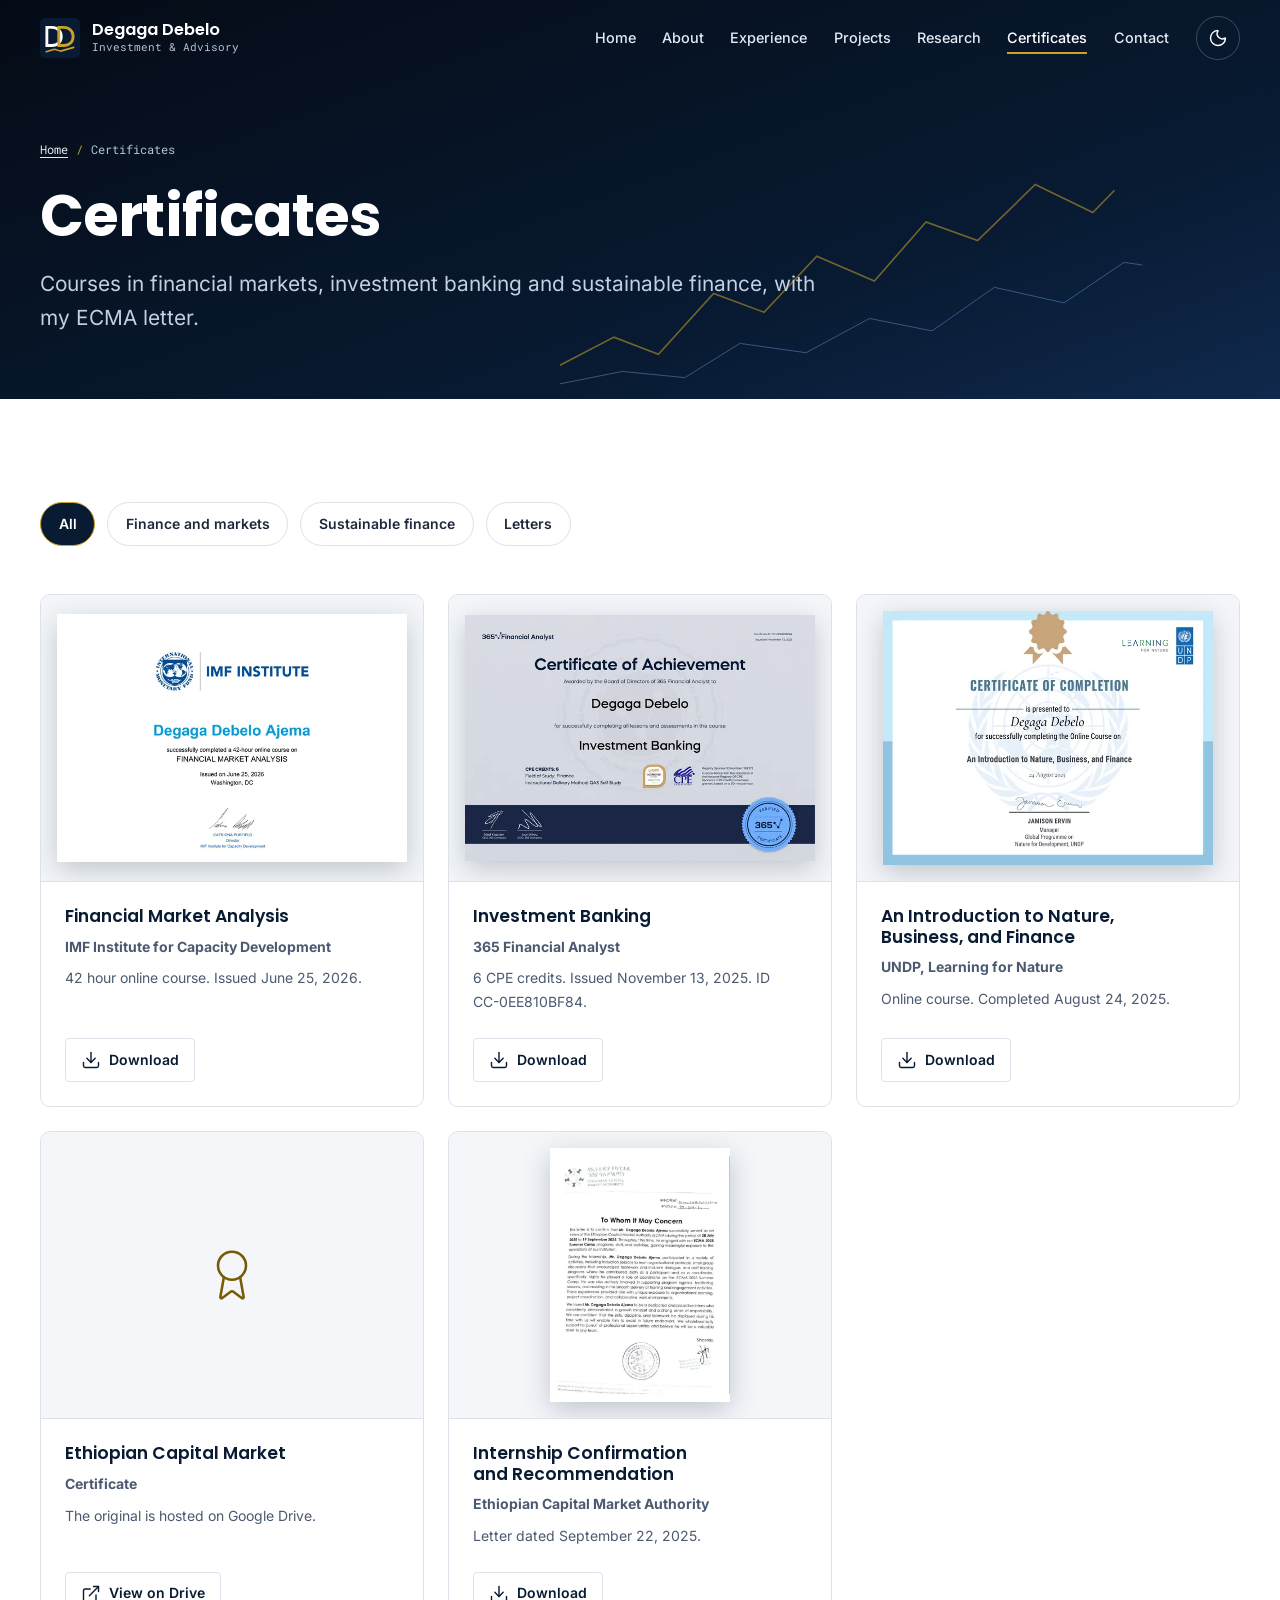
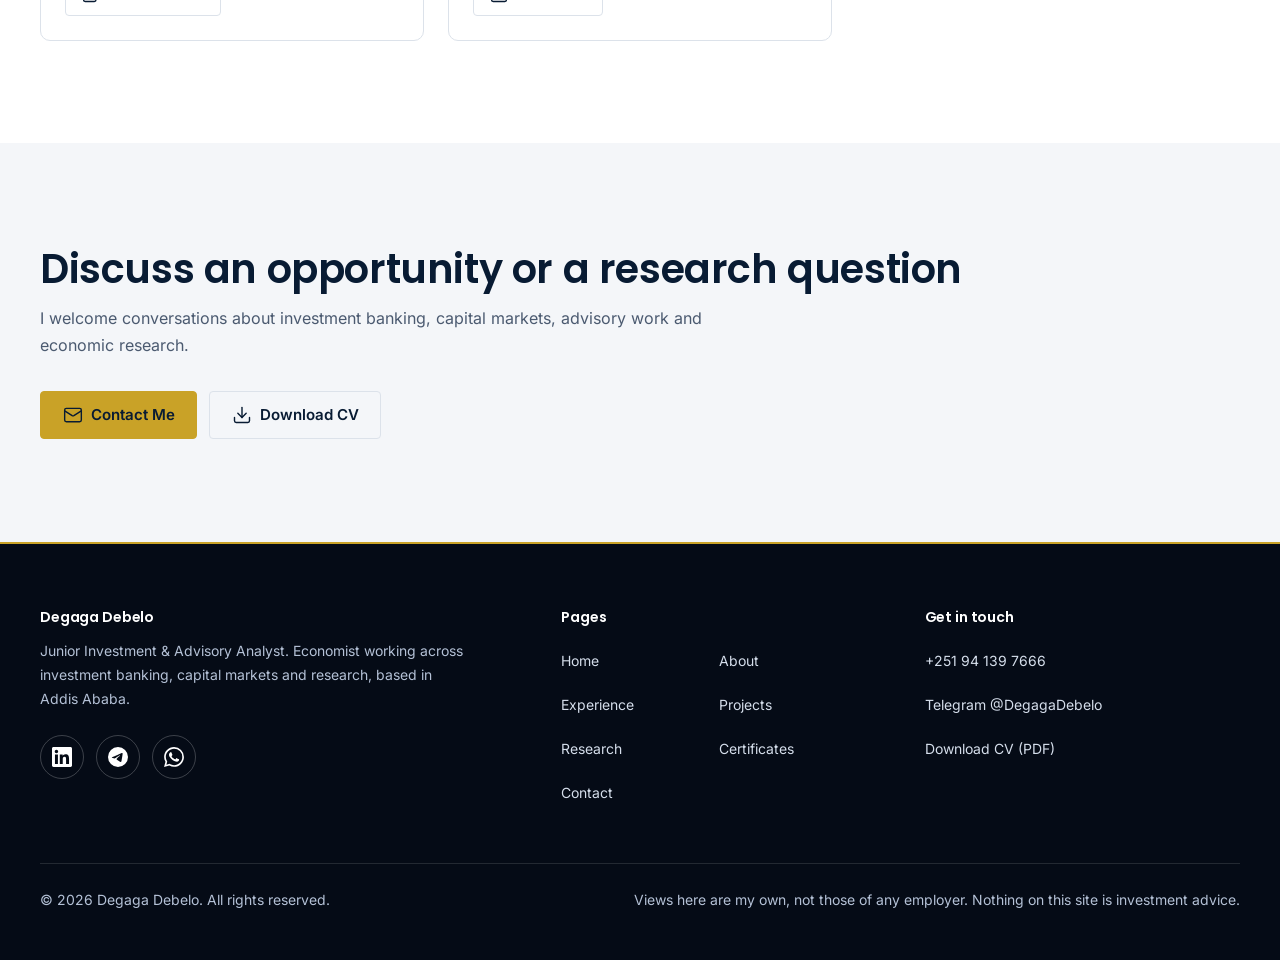
<file: certificates.html>
<!DOCTYPE html>
<html lang="en" data-theme="light">
<head>
  <meta charset="utf-8">
  <meta name="viewport" content="width=device-width, initial-scale=1, viewport-fit=cover">
  <title>Certificates | Degaga Debelo</title>
  <meta name="description" content="Certificates earned by Degaga Debelo from the IMF Institute, 365 Financial Analyst and UNDP, plus a letter from the Ethiopian Capital Market Authority.">
  <meta name="author" content="Degaga Debelo">
  <meta name="robots" content="index, follow, max-image-preview:large">
  <meta name="theme-color" content="#081B33">
  <link rel="canonical" href="https://degagadebelo.github.io/certificates.html">

  <!-- Open Graph and Twitter cards -->
  <meta property="og:type" content="website">
  <meta property="og:site_name" content="Degaga Debelo">
  <meta property="og:locale" content="en_US">
  <meta property="og:title" content="Certificates | Degaga Debelo">
  <meta property="og:description" content="Certificates earned by Degaga Debelo from the IMF Institute, 365 Financial Analyst and UNDP, plus a letter from the Ethiopian Capital Market Authority.">
  <meta property="og:url" content="https://degagadebelo.github.io/certificates.html">
  <meta property="og:image" content="https://degagadebelo.github.io/assets/images/og-image.jpg">
  <meta property="og:image:width" content="1200">
  <meta property="og:image:height" content="630">
  <meta property="og:image:alt" content="Degaga Debelo, Junior Investment and Advisory Analyst">
  <meta name="twitter:card" content="summary_large_image">
  <meta name="twitter:title" content="Certificates | Degaga Debelo">
  <meta name="twitter:description" content="Certificates earned by Degaga Debelo from the IMF Institute, 365 Financial Analyst and UNDP, plus a letter from the Ethiopian Capital Market Authority.">
  <meta name="twitter:image" content="https://degagadebelo.github.io/assets/images/og-image.jpg">
  <meta name="twitter:image:alt" content="Degaga Debelo, Junior Investment and Advisory Analyst">

  <!-- Icons -->
  <link rel="icon" href="assets/icons/favicon.ico" sizes="48x48">
  <link rel="icon" href="assets/icons/favicon.svg" type="image/svg+xml">
  <link rel="apple-touch-icon" href="assets/icons/apple-touch-icon.png">
  <link rel="manifest" href="site.webmanifest">

  <!-- Styles; theme is applied before first paint -->
  <link rel="preload" href="assets/fonts/inter-var.woff2" as="font" type="font/woff2" crossorigin>
  <link rel="preload" href="assets/fonts/poppins-700.woff2" as="font" type="font/woff2" crossorigin>
  <script>(function(d){var t,v;try{t=localStorage.getItem('dd-theme');v=sessionStorage.getItem('dd-visited')}catch(e){}if(!t)t=window.matchMedia&&matchMedia('(prefers-color-scheme: dark)').matches?'dark':'light';d.dataset.theme=t;d.classList.add('js');if(!v)d.classList.add('show-loader');addEventListener('pagereveal',function(e){if(e.viewTransition)e.viewTransition.ready.catch(function(){})})})(document.documentElement)</script>
  <link rel="stylesheet" href="assets/css/style.css">
  <link rel="stylesheet" href="assets/css/animations.css">
  <link rel="stylesheet" href="assets/css/responsive.css">

  <script type="application/ld+json">{"@context":"https://schema.org","@graph":[{"@type":"Person","@id":"https://degagadebelo.github.io/#person","name":"Degaga Debelo","alternateName":"Degaga Debelo Ajema","url":"https://degagadebelo.github.io/","image":"https://degagadebelo.github.io/assets/images/degaga-debelo.jpg","jobTitle":"Junior Investment & Advisory Analyst","description":"Economist working in investment banking, capital markets, financial analysis, investment advisory and research.","telephone":"+251941397666","address":{"@type":"PostalAddress","addressLocality":"Addis Ababa","addressCountry":"ET"},"worksFor":{"@type":"Organization","name":"AMG Investment Bank"},"alumniOf":{"@type":"CollegeOrUniversity","name":"Addis Ababa University"},"knowsAbout":["Investment Banking","Capital Markets","Financial Analysis","Investment Advisory","Economic Research","Financial Markets"],"knowsLanguage":["en","om","am"],"sameAs":["https://www.linkedin.com/in/degaga-debelo-b54b56225","https://t.me/DegagaDebelo"]},{"@type":"CollectionPage","@id":"https://degagadebelo.github.io/certificates.html#page","url":"https://degagadebelo.github.io/certificates.html","name":"Certificates | Degaga Debelo","description":"Certificates earned by Degaga Debelo from the IMF Institute, 365 Financial Analyst and UNDP, plus a letter from the Ethiopian Capital Market Authority.","inLanguage":"en","about":{"@id":"https://degagadebelo.github.io/#person"},"isPartOf":{"@type":"WebSite","@id":"https://degagadebelo.github.io/#website","url":"https://degagadebelo.github.io/","name":"Degaga Debelo"}},{"@type":"BreadcrumbList","itemListElement":[{"@type":"ListItem","position":1,"name":"Home","item":"https://degagadebelo.github.io/"},{"@type":"ListItem","position":2,"name":"Certificates","item":"https://degagadebelo.github.io/certificates.html"}]}]}</script>
  <script src="assets/js/darkmode.js" defer></script>
  <script src="assets/js/scroll.js" defer></script>
  <script src="assets/js/main.js" defer></script>
</head>
<body>
  <a class="skip-link" href="#main">Skip to content</a>
  <div class="loader" aria-hidden="true">
    <svg viewBox="0 0 120 56"><path d="M4 46 28 34l16 8 26-26 16 10 30-22"/></svg>
    <span>Degaga Debelo</span>
  </div>

  <header class="site-header">
    <div class="container nav">
      <a class="brand" href="index.html">
        <img src="assets/icons/logo.svg" width="40" height="40" alt="">
        <span>Degaga Debelo<small>Investment &amp; Advisory</small></span>
      </a>
      <nav class="nav-menu" id="nav-menu" aria-label="Main">
        <ul class="nav-list">
          <li><a href="index.html">Home</a></li>
          <li><a href="about.html">About</a></li>
          <li><a href="experience.html">Experience</a></li>
          <li><a href="projects.html">Projects</a></li>
          <li><a href="research.html">Research</a></li>
          <li><a href="certificates.html" aria-current="page">Certificates</a></li>
          <li><a href="contact.html">Contact</a></li>
        </ul>
      </nav>
      <button class="icon-btn theme-toggle" type="button" aria-label="Dark mode" aria-pressed="false"><svg class="icon icon-moon" viewBox="0 0 24 24" aria-hidden="true" focusable="false"><path d="M20.985 12.486a9 9 0 1 1-9.473-9.472c.405-.022.617.46.402.803a6 6 0 0 0 8.268 8.268c.344-.215.825-.004.803.401" /></svg><svg class="icon icon-sun" viewBox="0 0 24 24" aria-hidden="true" focusable="false"><circle cx="12" cy="12" r="4" /><path d="M12 2v2" /><path d="M12 20v2" /><path d="m4.93 4.93 1.41 1.41" /><path d="m17.66 17.66 1.41 1.41" /><path d="M2 12h2" /><path d="M20 12h2" /><path d="m6.34 17.66-1.41 1.41" /><path d="m19.07 4.93-1.41 1.41" /></svg></button>
      <button class="icon-btn nav-toggle" type="button" aria-label="Open menu" aria-expanded="false" aria-controls="nav-menu"><svg class="icon icon-menu" viewBox="0 0 24 24" aria-hidden="true" focusable="false"><path d="M4 5h16" /><path d="M4 12h16" /><path d="M4 19h16" /></svg><svg class="icon icon-close" viewBox="0 0 24 24" aria-hidden="true" focusable="false"><path d="M18 6 6 18" /><path d="m6 6 12 12" /></svg></button>
    </div>
    <div class="scroll-progress" aria-hidden="true"></div>
  </header>

  <main id="main" tabindex="-1">
    <section class="page-head">
      <div class="container">
        <nav aria-label="Breadcrumb">
          <ol class="breadcrumb">
            <li><a href="index.html">Home</a></li>
            <li aria-current="page">Certificates</li>
          </ol>
        </nav>
        <h1 class="enter">Certificates</h1>
        <p class="lead enter" style="--d:.12s">Courses in financial markets, investment banking and sustainable finance, with my ECMA letter.</p>
      </div>
      <svg class="page-head__chart" viewBox="0 0 600 200" preserveAspectRatio="none" aria-hidden="true" focusable="false">
        <path pathLength="1" d="M0 178 45 160 82 171 128 132 170 144 214 108 262 124 305 86 348 98 396 62 444 80 492 42 540 52 600 14"/>
        <path pathLength="1" d="M0 190 52 182 104 186 150 164 205 170 258 148 310 156 362 128 420 138 470 112 526 118 600 86"/>
      </svg>
    </section>

    <section class="section">
      <div class="container">
        <h2 class="sr-only">Certificate gallery</h2>
        <div class="filters">
          <div class="toolbar" role="group" aria-label="Filter certificates" data-filter-group="cert-list">
            <button class="chip" type="button" data-filter="all" aria-pressed="true">All</button>
            <button class="chip" type="button" data-filter="finance" aria-pressed="false">Finance and markets</button>
            <button class="chip" type="button" data-filter="sustainability" aria-pressed="false">Sustainable finance</button>
            <button class="chip" type="button" data-filter="letter" aria-pressed="false">Letters</button>
          </div>
          <p class="sr-only" data-filter-status aria-live="polite"></p>
        </div>
        <div class="grid" id="cert-list" style="--min:300px">
          <article class="cert card--hover" data-category="finance" data-reveal="zoom">
            <a class="cert__preview" href="assets/certificates/imf-financial-market-analysis.pdf" data-preview="assets/images/certificates/imf-financial-market-analysis-1400.webp" data-title="Financial Market Analysis" data-alt="Financial Market Analysis, IMF Institute for Capacity Development, awarded to Degaga Debelo" data-file="assets/certificates/imf-financial-market-analysis.pdf" data-width="1400" data-height="989">
              <img src="assets/images/certificates/imf-financial-market-analysis-640.webp" width="640" height="452" alt="Preview: Financial Market Analysis, IMF Institute for Capacity Development, awarded to Degaga Debelo" loading="lazy" decoding="async">
              <span class="cert__zoom" aria-hidden="true">Preview</span>
            </a>
            <div class="cert__body">
              <h3>Financial Market Analysis</h3>
              <p><strong>IMF Institute for Capacity Development</strong></p>
              <p>42 hour online course. Issued June 25, 2026.</p>
              <div class="actions"><a class="btn btn--small" href="assets/certificates/imf-financial-market-analysis.pdf" download><svg class="icon" viewBox="0 0 24 24" aria-hidden="true" focusable="false"><path d="M12 15V3" /><path d="M21 15v4a2 2 0 0 1-2 2H5a2 2 0 0 1-2-2v-4" /><path d="m7 10 5 5 5-5" /></svg>Download<span class="sr-only"> Financial Market Analysis (PDF)</span></a></div>
            </div>
          </article>
          <article class="cert card--hover" data-category="finance" data-reveal="zoom">
            <a class="cert__preview" href="assets/certificates/365-investment-banking.pdf" data-preview="assets/images/certificates/365-investment-banking-1400.webp" data-title="Investment Banking" data-alt="Investment Banking, 365 Financial Analyst, awarded to Degaga Debelo" data-file="assets/certificates/365-investment-banking.pdf" data-width="1400" data-height="984">
              <img src="assets/images/certificates/365-investment-banking-640.webp" width="640" height="450" alt="Preview: Investment Banking, 365 Financial Analyst, awarded to Degaga Debelo" loading="lazy" decoding="async">
              <span class="cert__zoom" aria-hidden="true">Preview</span>
            </a>
            <div class="cert__body">
              <h3>Investment Banking</h3>
              <p><strong>365 Financial Analyst</strong></p>
              <p>6 CPE credits. Issued November 13, 2025. ID CC-0EE810BF84.</p>
              <div class="actions"><a class="btn btn--small" href="assets/certificates/365-investment-banking.pdf" download><svg class="icon" viewBox="0 0 24 24" aria-hidden="true" focusable="false"><path d="M12 15V3" /><path d="M21 15v4a2 2 0 0 1-2 2H5a2 2 0 0 1-2-2v-4" /><path d="m7 10 5 5 5-5" /></svg>Download<span class="sr-only"> Investment Banking (PDF)</span></a></div>
            </div>
          </article>
          <article class="cert card--hover" data-category="sustainability" data-reveal="zoom">
            <a class="cert__preview" href="assets/certificates/undp-nature-business-finance.pdf" data-preview="assets/images/certificates/undp-nature-business-finance-1400.webp" data-title="An Introduction to Nature, Business, and Finance" data-alt="An Introduction to Nature, Business, and Finance, UNDP, Learning for Nature, awarded to Degaga Debelo" data-file="assets/certificates/undp-nature-business-finance.pdf" data-width="1400" data-height="1082">
              <img src="assets/images/certificates/undp-nature-business-finance-640.webp" width="640" height="495" alt="Preview: An Introduction to Nature, Business, and Finance, UNDP, Learning for Nature, awarded to Degaga Debelo" loading="lazy" decoding="async">
              <span class="cert__zoom" aria-hidden="true">Preview</span>
            </a>
            <div class="cert__body">
              <h3>An Introduction to Nature, Business, and Finance</h3>
              <p><strong>UNDP, Learning for Nature</strong></p>
              <p>Online course. Completed August 24, 2025.</p>
              <div class="actions"><a class="btn btn--small" href="assets/certificates/undp-nature-business-finance.pdf" download><svg class="icon" viewBox="0 0 24 24" aria-hidden="true" focusable="false"><path d="M12 15V3" /><path d="M21 15v4a2 2 0 0 1-2 2H5a2 2 0 0 1-2-2v-4" /><path d="m7 10 5 5 5-5" /></svg>Download<span class="sr-only"> An Introduction to Nature, Business, and Finance (PDF)</span></a></div>
            </div>
          </article>
          <article class="cert card--hover" data-category="finance" data-reveal="zoom">
            <a class="cert__preview cert__preview--link" href="https://drive.google.com/file/d/14Vi3nMnYnuXku6z5H_AFcqzlyGRfdR91/view" target="_blank" rel="noopener noreferrer" aria-label="View the Ethiopian Capital Market certificate on Google Drive (opens in a new tab)"><svg class="icon" viewBox="0 0 24 24" aria-hidden="true" focusable="false"><path d="m15.477 12.89 1.515 8.526a.5.5 0 0 1-.81.47l-3.58-2.687a1 1 0 0 0-1.197 0l-3.586 2.686a.5.5 0 0 1-.81-.469l1.514-8.526" /><circle cx="12" cy="8" r="6" /></svg></a>
            <div class="cert__body">
              <h3>Ethiopian Capital Market</h3>
              <p><strong>Certificate</strong></p>
              <p>The original is hosted on Google Drive.</p>
              <div class="actions"><a class="btn btn--small" href="https://drive.google.com/file/d/14Vi3nMnYnuXku6z5H_AFcqzlyGRfdR91/view" target="_blank" rel="noopener noreferrer"><svg class="icon" viewBox="0 0 24 24" aria-hidden="true" focusable="false"><path d="M15 3h6v6" /><path d="M10 14 21 3" /><path d="M18 13v6a2 2 0 0 1-2 2H5a2 2 0 0 1-2-2V8a2 2 0 0 1 2-2h6" /></svg>View on Drive<span class="sr-only">: Ethiopian Capital Market</span><span class="sr-only"> (opens in a new tab)</span></a></div>
            </div>
          </article>
          <article class="cert card--hover" data-category="letter" data-reveal="zoom">
            <a class="cert__preview" href="assets/certificates/ecma-recommendation-letter.pdf" data-preview="assets/images/certificates/ecma-recommendation-letter-1400.webp" data-title="Internship Confirmation and Recommendation" data-alt="Internship Confirmation and Recommendation, Ethiopian Capital Market Authority, awarded to Degaga Debelo" data-file="assets/certificates/ecma-recommendation-letter.pdf" data-width="1400" data-height="1981">
              <img src="assets/images/certificates/ecma-recommendation-letter-640.webp" width="640" height="906" alt="Preview: Internship Confirmation and Recommendation, Ethiopian Capital Market Authority, awarded to Degaga Debelo" loading="lazy" decoding="async">
              <span class="cert__zoom" aria-hidden="true">Preview</span>
            </a>
            <div class="cert__body">
              <h3>Internship Confirmation and Recommendation</h3>
              <p><strong>Ethiopian Capital Market Authority</strong></p>
              <p>Letter dated September 22, 2025.</p>
              <div class="actions"><a class="btn btn--small" href="assets/certificates/ecma-recommendation-letter.pdf" download><svg class="icon" viewBox="0 0 24 24" aria-hidden="true" focusable="false"><path d="M12 15V3" /><path d="M21 15v4a2 2 0 0 1-2 2H5a2 2 0 0 1-2-2v-4" /><path d="m7 10 5 5 5-5" /></svg>Download<span class="sr-only"> Internship Confirmation and Recommendation (PDF)</span></a></div>
            </div>
          </article>
        </div>
      </div>
    </section>

    <section class="section section--alt">
      <div class="container">
        <div class="cta" data-reveal="zoom">
          <div>
            <h2>Discuss an opportunity or a research question</h2>
            <p>I welcome conversations about investment banking, capital markets, advisory work and economic research.</p>
          </div>
          <div class="actions">
            <a class="btn btn--gold" href="contact.html"><svg class="icon" viewBox="0 0 24 24" aria-hidden="true" focusable="false"><path d="m22 7-8.991 5.727a2 2 0 0 1-2.009 0L2 7" /><rect x="2" y="4" width="20" height="16" rx="2" /></svg>Contact Me</a>
            <a class="btn" href="assets/documents/Degaga-Debelo-CV.pdf" download="Degaga-Debelo-CV.pdf"><svg class="icon" viewBox="0 0 24 24" aria-hidden="true" focusable="false"><path d="M12 15V3" /><path d="M21 15v4a2 2 0 0 1-2 2H5a2 2 0 0 1-2-2v-4" /><path d="m7 10 5 5 5-5" /></svg>Download CV</a>
          </div>
        </div>
      </div>
    </section>

    <dialog class="modal modal--wide" id="cert-viewer" aria-labelledby="cert-viewer-title">
      <div class="modal__bar">
        <h2 id="cert-viewer-title">Certificate preview</h2>
        <button class="icon-btn" type="button" data-close aria-label="Close preview"><svg class="icon" viewBox="0 0 24 24" aria-hidden="true" focusable="false"><path d="M18 6 6 18" /><path d="m6 6 12 12" /></svg></button>
      </div>
      <div class="modal__content">
        <img src="assets/images/certificates/imf-financial-market-analysis-640.webp" width="640" height="452" alt="" loading="lazy">
      </div>
      <div class="modal__foot">
        <span class="mono" data-counter aria-live="polite"></span>
        <div class="actions">
          <button class="btn btn--small" type="button" data-prev><svg class="icon" viewBox="0 0 24 24" aria-hidden="true" focusable="false"><path d="m15 18-6-6 6-6" /></svg>Previous</button>
          <button class="btn btn--small" type="button" data-next>Next<svg class="icon" viewBox="0 0 24 24" aria-hidden="true" focusable="false"><path d="m9 18 6-6-6-6" /></svg></button>
          <a class="btn btn--small btn--gold" href="assets/certificates/imf-financial-market-analysis.pdf" download data-download><svg class="icon" viewBox="0 0 24 24" aria-hidden="true" focusable="false"><path d="M12 15V3" /><path d="M21 15v4a2 2 0 0 1-2 2H5a2 2 0 0 1-2-2v-4" /><path d="m7 10 5 5 5-5" /></svg>Download</a>
        </div>
      </div>
    </dialog>
  </main>

  <footer class="site-footer">
    <div class="container">
      <div class="footer__top">
        <div>
          <h2>Degaga Debelo</h2>
          <p>Junior Investment &amp; Advisory Analyst. Economist working across investment banking, capital markets and research, based in Addis Ababa.</p>
          <ul class="social" aria-label="Social profiles">
            <li><a class="icon-btn" href="https://www.linkedin.com/in/degaga-debelo-b54b56225" target="_blank" rel="noopener noreferrer" aria-label="LinkedIn (opens in a new tab)"><svg class="icon icon--fill" viewBox="0 0 24 24" aria-hidden="true" focusable="false"><path d="M20.447 20.452h-3.554v-5.569c0-1.328-.027-3.037-1.852-3.037-1.853 0-2.136 1.445-2.136 2.939v5.667H9.351V9h3.414v1.561h.046c.477-.9 1.637-1.85 3.37-1.85 3.601 0 4.267 2.37 4.267 5.455v6.286zM5.337 7.433c-1.144 0-2.063-.926-2.063-2.065 0-1.138.92-2.063 2.063-2.063 1.14 0 2.064.925 2.064 2.063 0 1.139-.925 2.065-2.064 2.065zm1.782 13.019H3.555V9h3.564v11.452zM22.225 0H1.771C.792 0 0 .774 0 1.729v20.542C0 23.227.792 24 1.771 24h20.451C23.2 24 24 23.227 24 22.271V1.729C24 .774 23.2 0 22.222 0h.003z"/></svg></a></li>
            <li><a class="icon-btn" href="https://t.me/DegagaDebelo" target="_blank" rel="noopener noreferrer" aria-label="Telegram (opens in a new tab)"><svg class="icon icon--fill" viewBox="0 0 24 24" aria-hidden="true" focusable="false"><path d="M11.944 0A12 12 0 0 0 0 12a12 12 0 0 0 12 12 12 12 0 0 0 12-12A12 12 0 0 0 12 0a12 12 0 0 0-.056 0zm4.962 7.224c.1-.002.321.023.465.14a.506.506 0 0 1 .171.325c.016.093.036.306.02.472-.18 1.898-.962 6.502-1.36 8.627-.168.9-.499 1.201-.82 1.23-.696.065-1.225-.46-1.9-.902-1.056-.693-1.653-1.124-2.678-1.8-1.185-.78-.417-1.21.258-1.91.177-.184 3.247-2.977 3.307-3.23.007-.032.014-.15-.056-.212s-.174-.041-.249-.024c-.106.024-1.793 1.14-5.061 3.345-.48.33-.913.49-1.302.48-.428-.008-1.252-.241-1.865-.44-.752-.245-1.349-.374-1.297-.789.027-.216.325-.437.893-.663 3.498-1.524 5.83-2.529 6.998-3.014 3.332-1.386 4.025-1.627 4.476-1.635z"/></svg></a></li>
            <li><a class="icon-btn" href="https://wa.me/251941397666" target="_blank" rel="noopener noreferrer" aria-label="WhatsApp (opens in a new tab)"><svg class="icon icon--fill" viewBox="0 0 24 24" aria-hidden="true" focusable="false"><path d="M17.472 14.382c-.297-.149-1.758-.867-2.03-.967-.273-.099-.471-.148-.67.15-.197.297-.767.966-.94 1.164-.173.199-.347.223-.644.075-.297-.15-1.255-.463-2.39-1.475-.883-.788-1.48-1.761-1.653-2.059-.173-.297-.018-.458.13-.606.134-.133.298-.347.446-.52.149-.174.198-.298.298-.497.099-.198.05-.371-.025-.52-.075-.149-.669-1.612-.916-2.207-.242-.579-.487-.5-.669-.51-.173-.008-.371-.01-.57-.01-.198 0-.52.074-.792.372-.272.297-1.04 1.016-1.04 2.479 0 1.462 1.065 2.875 1.213 3.074.149.198 2.096 3.2 5.077 4.487.709.306 1.262.489 1.694.625.712.227 1.36.195 1.871.118.571-.085 1.758-.719 2.006-1.413.248-.694.248-1.289.173-1.413-.074-.124-.272-.198-.57-.347m-5.421 7.403h-.004a9.87 9.87 0 01-5.031-1.378l-.361-.214-3.741.982.998-3.648-.235-.374a9.86 9.86 0 01-1.51-5.26c.001-5.45 4.436-9.884 9.888-9.884 2.64 0 5.122 1.03 6.988 2.898a9.825 9.825 0 012.893 6.994c-.003 5.45-4.437 9.884-9.885 9.884m8.413-18.297A11.815 11.815 0 0012.05 0C5.495 0 .16 5.335.157 11.892c0 2.096.547 4.142 1.588 5.945L.057 24l6.305-1.654a11.882 11.882 0 005.683 1.448h.005c6.554 0 11.89-5.335 11.893-11.893a11.821 11.821 0 00-3.48-8.413Z"/></svg></a></li>
            <li data-email-item hidden><a class="icon-btn" href="contact.html" data-email-link aria-label="Email"><svg class="icon" viewBox="0 0 24 24" aria-hidden="true" focusable="false"><path d="m22 7-8.991 5.727a2 2 0 0 1-2.009 0L2 7" /><rect x="2" y="4" width="20" height="16" rx="2" /></svg></a></li>
          </ul>
        </div>
        <nav aria-label="Footer">
          <h2>Pages</h2>
          <ul class="footer__nav">
            <li><a href="index.html">Home</a></li>
            <li><a href="about.html">About</a></li>
            <li><a href="experience.html">Experience</a></li>
            <li><a href="projects.html">Projects</a></li>
            <li><a href="research.html">Research</a></li>
            <li><a href="certificates.html">Certificates</a></li>
            <li><a href="contact.html">Contact</a></li>
          </ul>
        </nav>
        <div>
          <h2>Get in touch</h2>
          <ul>
            <li data-email-item hidden><a href="contact.html" data-email-link data-email-text>Email</a></li>
            <li><a href="tel:+251941397666">+251 94 139 7666</a></li>
            <li><a href="https://t.me/DegagaDebelo" target="_blank" rel="noopener noreferrer">Telegram @DegagaDebelo<span class="sr-only"> (opens in a new tab)</span></a></li>
            <li><a href="assets/documents/Degaga-Debelo-CV.pdf" download="Degaga-Debelo-CV.pdf">Download CV (PDF)</a></li>
          </ul>
        </div>
      </div>
      <div class="footer__bottom">
        <p>&copy; <span data-year>2026</span> Degaga Debelo. All rights reserved.</p>
        <p>Views here are my own, not those of any employer. Nothing on this site is investment advice.</p>
      </div>
    </div>
  </footer>
  <button class="to-top" type="button" aria-label="Back to top"><svg class="icon" viewBox="0 0 24 24" aria-hidden="true" focusable="false"><path d="m18 15-6-6-6 6" /></svg></button>
</body>
</html>
</file>
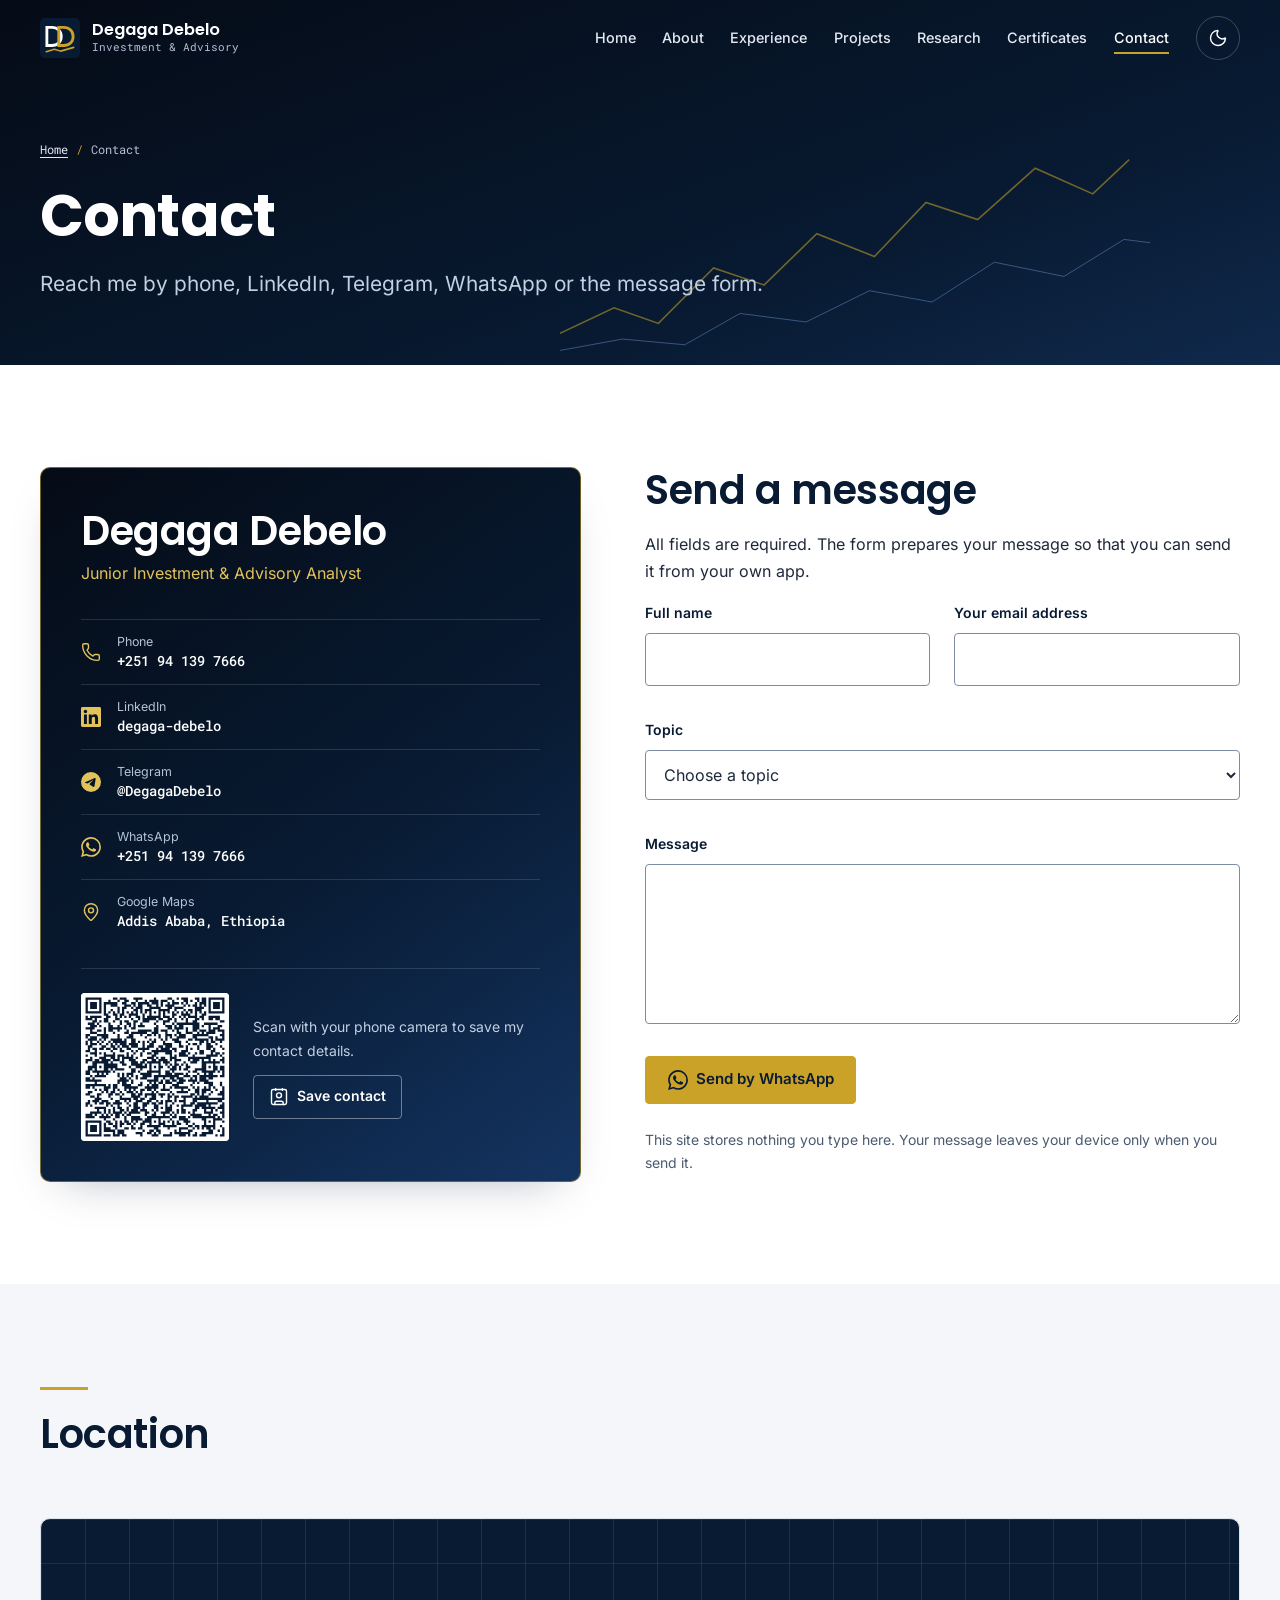
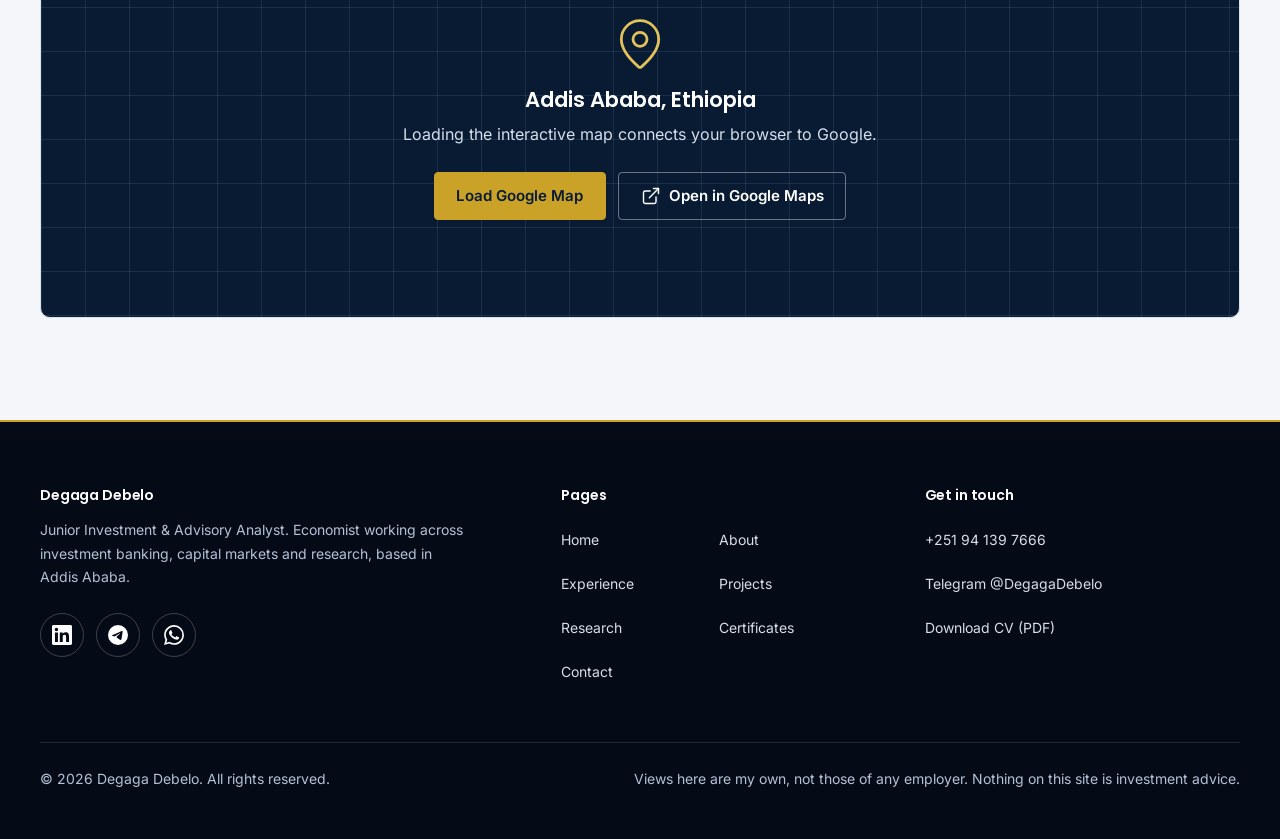
<file: contact.html>
<!DOCTYPE html>
<html lang="en" data-theme="light">
<head>
  <meta charset="utf-8">
  <meta name="viewport" content="width=device-width, initial-scale=1, viewport-fit=cover">
  <title>Contact Degaga Debelo | Addis Ababa</title>
  <meta name="description" content="Contact Degaga Debelo, Junior Investment &amp; Advisory Analyst in Addis Ababa, by phone, LinkedIn, Telegram, WhatsApp or the message form.">
  <meta name="author" content="Degaga Debelo">
  <meta name="robots" content="index, follow, max-image-preview:large">
  <meta name="theme-color" content="#081B33">
  <link rel="canonical" href="https://degagadebelo.github.io/contact.html">

  <!-- Open Graph and Twitter cards -->
  <meta property="og:type" content="website">
  <meta property="og:site_name" content="Degaga Debelo">
  <meta property="og:locale" content="en_US">
  <meta property="og:title" content="Contact Degaga Debelo | Addis Ababa">
  <meta property="og:description" content="Contact Degaga Debelo, Junior Investment &amp; Advisory Analyst in Addis Ababa, by phone, LinkedIn, Telegram, WhatsApp or the message form.">
  <meta property="og:url" content="https://degagadebelo.github.io/contact.html">
  <meta property="og:image" content="https://degagadebelo.github.io/assets/images/og-image.jpg">
  <meta property="og:image:width" content="1200">
  <meta property="og:image:height" content="630">
  <meta property="og:image:alt" content="Degaga Debelo, Junior Investment and Advisory Analyst">
  <meta name="twitter:card" content="summary_large_image">
  <meta name="twitter:title" content="Contact Degaga Debelo | Addis Ababa">
  <meta name="twitter:description" content="Contact Degaga Debelo, Junior Investment &amp; Advisory Analyst in Addis Ababa, by phone, LinkedIn, Telegram, WhatsApp or the message form.">
  <meta name="twitter:image" content="https://degagadebelo.github.io/assets/images/og-image.jpg">
  <meta name="twitter:image:alt" content="Degaga Debelo, Junior Investment and Advisory Analyst">

  <!-- Icons -->
  <link rel="icon" href="assets/icons/favicon.ico" sizes="48x48">
  <link rel="icon" href="assets/icons/favicon.svg" type="image/svg+xml">
  <link rel="apple-touch-icon" href="assets/icons/apple-touch-icon.png">
  <link rel="manifest" href="site.webmanifest">

  <!-- Styles; theme is applied before first paint -->
  <link rel="preload" href="assets/fonts/inter-var.woff2" as="font" type="font/woff2" crossorigin>
  <link rel="preload" href="assets/fonts/poppins-700.woff2" as="font" type="font/woff2" crossorigin>
  <script>(function(d){var t,v;try{t=localStorage.getItem('dd-theme');v=sessionStorage.getItem('dd-visited')}catch(e){}if(!t)t=window.matchMedia&&matchMedia('(prefers-color-scheme: dark)').matches?'dark':'light';d.dataset.theme=t;d.classList.add('js');if(!v)d.classList.add('show-loader');addEventListener('pagereveal',function(e){if(e.viewTransition)e.viewTransition.ready.catch(function(){})})})(document.documentElement)</script>
  <link rel="stylesheet" href="assets/css/style.css">
  <link rel="stylesheet" href="assets/css/animations.css">
  <link rel="stylesheet" href="assets/css/responsive.css">

  <script type="application/ld+json">{"@context":"https://schema.org","@graph":[{"@type":"Person","@id":"https://degagadebelo.github.io/#person","name":"Degaga Debelo","alternateName":"Degaga Debelo Ajema","url":"https://degagadebelo.github.io/","image":"https://degagadebelo.github.io/assets/images/degaga-debelo.jpg","jobTitle":"Junior Investment & Advisory Analyst","description":"Economist working in investment banking, capital markets, financial analysis, investment advisory and research.","telephone":"+251941397666","address":{"@type":"PostalAddress","addressLocality":"Addis Ababa","addressCountry":"ET"},"worksFor":{"@type":"Organization","name":"AMG Investment Bank"},"alumniOf":{"@type":"CollegeOrUniversity","name":"Addis Ababa University"},"knowsAbout":["Investment Banking","Capital Markets","Financial Analysis","Investment Advisory","Economic Research","Financial Markets"],"knowsLanguage":["en","om","am"],"sameAs":["https://www.linkedin.com/in/degaga-debelo-b54b56225","https://t.me/DegagaDebelo"]},{"@type":"ContactPage","@id":"https://degagadebelo.github.io/contact.html#page","url":"https://degagadebelo.github.io/contact.html","name":"Contact Degaga Debelo | Addis Ababa","description":"Contact Degaga Debelo, Junior Investment & Advisory Analyst in Addis Ababa, by phone, LinkedIn, Telegram, WhatsApp or the message form.","inLanguage":"en","about":{"@id":"https://degagadebelo.github.io/#person"},"isPartOf":{"@type":"WebSite","@id":"https://degagadebelo.github.io/#website","url":"https://degagadebelo.github.io/","name":"Degaga Debelo"}},{"@type":"BreadcrumbList","itemListElement":[{"@type":"ListItem","position":1,"name":"Home","item":"https://degagadebelo.github.io/"},{"@type":"ListItem","position":2,"name":"Contact","item":"https://degagadebelo.github.io/contact.html"}]}]}</script>
  <script src="assets/js/darkmode.js" defer></script>
  <script src="assets/js/scroll.js" defer></script>
  <script src="assets/js/main.js" defer></script>
</head>
<body>
  <a class="skip-link" href="#main">Skip to content</a>
  <div class="loader" aria-hidden="true">
    <svg viewBox="0 0 120 56"><path d="M4 46 28 34l16 8 26-26 16 10 30-22"/></svg>
    <span>Degaga Debelo</span>
  </div>

  <header class="site-header">
    <div class="container nav">
      <a class="brand" href="index.html">
        <img src="assets/icons/logo.svg" width="40" height="40" alt="">
        <span>Degaga Debelo<small>Investment &amp; Advisory</small></span>
      </a>
      <nav class="nav-menu" id="nav-menu" aria-label="Main">
        <ul class="nav-list">
          <li><a href="index.html">Home</a></li>
          <li><a href="about.html">About</a></li>
          <li><a href="experience.html">Experience</a></li>
          <li><a href="projects.html">Projects</a></li>
          <li><a href="research.html">Research</a></li>
          <li><a href="certificates.html">Certificates</a></li>
          <li><a href="contact.html" aria-current="page">Contact</a></li>
        </ul>
      </nav>
      <button class="icon-btn theme-toggle" type="button" aria-label="Dark mode" aria-pressed="false"><svg class="icon icon-moon" viewBox="0 0 24 24" aria-hidden="true" focusable="false"><path d="M20.985 12.486a9 9 0 1 1-9.473-9.472c.405-.022.617.46.402.803a6 6 0 0 0 8.268 8.268c.344-.215.825-.004.803.401" /></svg><svg class="icon icon-sun" viewBox="0 0 24 24" aria-hidden="true" focusable="false"><circle cx="12" cy="12" r="4" /><path d="M12 2v2" /><path d="M12 20v2" /><path d="m4.93 4.93 1.41 1.41" /><path d="m17.66 17.66 1.41 1.41" /><path d="M2 12h2" /><path d="M20 12h2" /><path d="m6.34 17.66-1.41 1.41" /><path d="m19.07 4.93-1.41 1.41" /></svg></button>
      <button class="icon-btn nav-toggle" type="button" aria-label="Open menu" aria-expanded="false" aria-controls="nav-menu"><svg class="icon icon-menu" viewBox="0 0 24 24" aria-hidden="true" focusable="false"><path d="M4 5h16" /><path d="M4 12h16" /><path d="M4 19h16" /></svg><svg class="icon icon-close" viewBox="0 0 24 24" aria-hidden="true" focusable="false"><path d="M18 6 6 18" /><path d="m6 6 12 12" /></svg></button>
    </div>
    <div class="scroll-progress" aria-hidden="true"></div>
  </header>

  <main id="main" tabindex="-1">
    <section class="page-head">
      <div class="container">
        <nav aria-label="Breadcrumb">
          <ol class="breadcrumb">
            <li><a href="index.html">Home</a></li>
            <li aria-current="page">Contact</li>
          </ol>
        </nav>
        <h1 class="enter">Contact</h1>
        <p class="lead enter" style="--d:.12s">Reach me by phone, LinkedIn, Telegram, WhatsApp or the message form.</p>
      </div>
      <svg class="page-head__chart" viewBox="0 0 600 200" preserveAspectRatio="none" aria-hidden="true" focusable="false">
        <path pathLength="1" d="M0 178 45 160 82 171 128 132 170 144 214 108 262 124 305 86 348 98 396 62 444 80 492 42 540 52 600 14"/>
        <path pathLength="1" d="M0 190 52 182 104 186 150 164 205 170 258 148 310 156 362 128 420 138 470 112 526 118 600 86"/>
      </svg>
    </section>

    <section class="section">
      <div class="container">
        <div class="contact-layout">
          <article class="business-card" data-reveal="left" aria-labelledby="card-name">
            <h2 id="card-name">Degaga Debelo</h2>
            <p class="business-card__role">Junior Investment &amp; Advisory Analyst</p>
            <ul class="contact-list">
              <li><a href="tel:+251941397666"><svg class="icon" viewBox="0 0 24 24" aria-hidden="true" focusable="false"><path d="M13.832 16.568a1 1 0 0 0 1.213-.303l.355-.465A2 2 0 0 1 17 15h3a2 2 0 0 1 2 2v3a2 2 0 0 1-2 2A18 18 0 0 1 2 4a2 2 0 0 1 2-2h3a2 2 0 0 1 2 2v3a2 2 0 0 1-.8 1.6l-.468.351a1 1 0 0 0-.292 1.233 14 14 0 0 0 6.392 6.384" /></svg><span><small>Phone</small><strong>+251 94 139 7666</strong></span></a></li>
              <li data-email-item hidden><a href="contact.html" data-email-link><svg class="icon" viewBox="0 0 24 24" aria-hidden="true" focusable="false"><path d="m22 7-8.991 5.727a2 2 0 0 1-2.009 0L2 7" /><rect x="2" y="4" width="20" height="16" rx="2" /></svg><span><small>Email</small><strong data-email-text>Email</strong></span></a></li>
              <li><a href="https://www.linkedin.com/in/degaga-debelo-b54b56225" target="_blank" rel="noopener noreferrer"><svg class="icon icon--fill" viewBox="0 0 24 24" aria-hidden="true" focusable="false"><path d="M20.447 20.452h-3.554v-5.569c0-1.328-.027-3.037-1.852-3.037-1.853 0-2.136 1.445-2.136 2.939v5.667H9.351V9h3.414v1.561h.046c.477-.9 1.637-1.85 3.37-1.85 3.601 0 4.267 2.37 4.267 5.455v6.286zM5.337 7.433c-1.144 0-2.063-.926-2.063-2.065 0-1.138.92-2.063 2.063-2.063 1.14 0 2.064.925 2.064 2.063 0 1.139-.925 2.065-2.064 2.065zm1.782 13.019H3.555V9h3.564v11.452zM22.225 0H1.771C.792 0 0 .774 0 1.729v20.542C0 23.227.792 24 1.771 24h20.451C23.2 24 24 23.227 24 22.271V1.729C24 .774 23.2 0 22.222 0h.003z"/></svg><span><small>LinkedIn</small><strong>degaga-debelo</strong></span><span class="sr-only"> (opens in a new tab)</span></a></li>
              <li><a href="https://t.me/DegagaDebelo" target="_blank" rel="noopener noreferrer"><svg class="icon icon--fill" viewBox="0 0 24 24" aria-hidden="true" focusable="false"><path d="M11.944 0A12 12 0 0 0 0 12a12 12 0 0 0 12 12 12 12 0 0 0 12-12A12 12 0 0 0 12 0a12 12 0 0 0-.056 0zm4.962 7.224c.1-.002.321.023.465.14a.506.506 0 0 1 .171.325c.016.093.036.306.02.472-.18 1.898-.962 6.502-1.36 8.627-.168.9-.499 1.201-.82 1.23-.696.065-1.225-.46-1.9-.902-1.056-.693-1.653-1.124-2.678-1.8-1.185-.78-.417-1.21.258-1.91.177-.184 3.247-2.977 3.307-3.23.007-.032.014-.15-.056-.212s-.174-.041-.249-.024c-.106.024-1.793 1.14-5.061 3.345-.48.33-.913.49-1.302.48-.428-.008-1.252-.241-1.865-.44-.752-.245-1.349-.374-1.297-.789.027-.216.325-.437.893-.663 3.498-1.524 5.83-2.529 6.998-3.014 3.332-1.386 4.025-1.627 4.476-1.635z"/></svg><span><small>Telegram</small><strong>@DegagaDebelo</strong></span><span class="sr-only"> (opens in a new tab)</span></a></li>
              <li><a href="https://wa.me/251941397666" target="_blank" rel="noopener noreferrer"><svg class="icon icon--fill" viewBox="0 0 24 24" aria-hidden="true" focusable="false"><path d="M17.472 14.382c-.297-.149-1.758-.867-2.03-.967-.273-.099-.471-.148-.67.15-.197.297-.767.966-.94 1.164-.173.199-.347.223-.644.075-.297-.15-1.255-.463-2.39-1.475-.883-.788-1.48-1.761-1.653-2.059-.173-.297-.018-.458.13-.606.134-.133.298-.347.446-.52.149-.174.198-.298.298-.497.099-.198.05-.371-.025-.52-.075-.149-.669-1.612-.916-2.207-.242-.579-.487-.5-.669-.51-.173-.008-.371-.01-.57-.01-.198 0-.52.074-.792.372-.272.297-1.04 1.016-1.04 2.479 0 1.462 1.065 2.875 1.213 3.074.149.198 2.096 3.2 5.077 4.487.709.306 1.262.489 1.694.625.712.227 1.36.195 1.871.118.571-.085 1.758-.719 2.006-1.413.248-.694.248-1.289.173-1.413-.074-.124-.272-.198-.57-.347m-5.421 7.403h-.004a9.87 9.87 0 01-5.031-1.378l-.361-.214-3.741.982.998-3.648-.235-.374a9.86 9.86 0 01-1.51-5.26c.001-5.45 4.436-9.884 9.888-9.884 2.64 0 5.122 1.03 6.988 2.898a9.825 9.825 0 012.893 6.994c-.003 5.45-4.437 9.884-9.885 9.884m8.413-18.297A11.815 11.815 0 0012.05 0C5.495 0 .16 5.335.157 11.892c0 2.096.547 4.142 1.588 5.945L.057 24l6.305-1.654a11.882 11.882 0 005.683 1.448h.005c6.554 0 11.89-5.335 11.893-11.893a11.821 11.821 0 00-3.48-8.413Z"/></svg><span><small>WhatsApp</small><strong>+251 94 139 7666</strong></span><span class="sr-only"> (opens in a new tab)</span></a></li>
              <li><a href="https://www.google.com/maps/search/?api=1&amp;query=Addis+Ababa%2C+Ethiopia" target="_blank" rel="noopener noreferrer"><svg class="icon" viewBox="0 0 24 24" aria-hidden="true" focusable="false"><path d="M20 10c0 4.993-5.539 10.193-7.399 11.799a1 1 0 0 1-1.202 0C9.539 20.193 4 14.993 4 10a8 8 0 0 1 16 0" /><circle cx="12" cy="10" r="3" /></svg><span><small>Google Maps</small><strong>Addis Ababa, Ethiopia</strong></span><span class="sr-only"> (opens in a new tab)</span></a></li>
            </ul>
            <div class="qr">
              <img src="assets/images/qr-contact.svg" width="148" height="148" alt="QR code containing Degaga Debelo&rsquo;s contact details" loading="lazy">
              <div>
                <p>Scan with your phone camera to save my contact details.</p>
                <a class="btn btn--light btn--small" href="assets/documents/Degaga-Debelo.vcf" download><svg class="icon" viewBox="0 0 24 24" aria-hidden="true" focusable="false"><path d="M16 2v2" /><path d="M7 21v-2a2 2 0 012-2h6a2 2 0 012 2v2" /><path d="M8 2v2" /><circle cx="12" cy="10" r="3" /><rect x="3" y="3" width="18" height="18" rx="2" /></svg>Save contact</a>
              </div>
            </div>
          </article>
          <div data-reveal="right">
            <h2 id="form-title">Send a message</h2>
            <p>All fields are required. The form prepares your message so that you can send it from your own app.</p>
            <noscript><p>The form needs JavaScript. You can reach me by phone, Telegram, LinkedIn or WhatsApp instead.</p></noscript>
            <form id="contact-form" class="form" method="post" data-endpoint="" aria-labelledby="form-title">
              <div class="field">
                <label for="name">Full name</label>
                <input id="name" name="name" type="text" autocomplete="name" required maxlength="100" aria-describedby="name-error">
                <p class="field__error" id="name-error" aria-live="polite"></p>
              </div>
              <div class="field">
                <label for="email">Your email address</label>
                <input id="email" name="email" type="email" autocomplete="email" required maxlength="150" aria-describedby="email-error">
                <p class="field__error" id="email-error" aria-live="polite"></p>
              </div>
              <div class="field field--full">
                <label for="topic">Topic</label>
                <select id="topic" name="topic" required aria-describedby="topic-error">
                  <option value="">Choose a topic</option>
                  <option>Professional opportunity</option>
                  <option>Investment and advisory enquiry</option>
                  <option>Research collaboration</option>
                  <option>General enquiry</option>
                </select>
                <p class="field__error" id="topic-error" aria-live="polite"></p>
              </div>
              <div class="field field--full">
                <label for="message">Message</label>
                <textarea id="message" name="message" required minlength="10" maxlength="1500" aria-describedby="message-error"></textarea>
                <p class="field__error" id="message-error" aria-live="polite"></p>
              </div>
              <div class="sr-only" aria-hidden="true">
                <label for="website">Leave this field empty</label>
                <input id="website" name="website" type="text" tabindex="-1" autocomplete="off">
              </div>
              <div class="actions field--full">
                <button class="btn btn--gold" type="submit" data-send hidden disabled><svg class="icon" viewBox="0 0 24 24" aria-hidden="true" focusable="false"><path d="M14.536 21.686a.5.5 0 0 0 .937-.024l6.5-19a.496.496 0 0 0-.635-.635l-19 6.5a.5.5 0 0 0-.024.937l7.93 3.18a2 2 0 0 1 1.112 1.11z" /><path d="m21.854 2.147-10.94 10.939" /></svg><span>Send by email</span></button>
                <button class="btn" type="button" data-whatsapp="251941397666" hidden><svg class="icon icon--fill" viewBox="0 0 24 24" aria-hidden="true" focusable="false"><path d="M17.472 14.382c-.297-.149-1.758-.867-2.03-.967-.273-.099-.471-.148-.67.15-.197.297-.767.966-.94 1.164-.173.199-.347.223-.644.075-.297-.15-1.255-.463-2.39-1.475-.883-.788-1.48-1.761-1.653-2.059-.173-.297-.018-.458.13-.606.134-.133.298-.347.446-.52.149-.174.198-.298.298-.497.099-.198.05-.371-.025-.52-.075-.149-.669-1.612-.916-2.207-.242-.579-.487-.5-.669-.51-.173-.008-.371-.01-.57-.01-.198 0-.52.074-.792.372-.272.297-1.04 1.016-1.04 2.479 0 1.462 1.065 2.875 1.213 3.074.149.198 2.096 3.2 5.077 4.487.709.306 1.262.489 1.694.625.712.227 1.36.195 1.871.118.571-.085 1.758-.719 2.006-1.413.248-.694.248-1.289.173-1.413-.074-.124-.272-.198-.57-.347m-5.421 7.403h-.004a9.87 9.87 0 01-5.031-1.378l-.361-.214-3.741.982.998-3.648-.235-.374a9.86 9.86 0 01-1.51-5.26c.001-5.45 4.436-9.884 9.888-9.884 2.64 0 5.122 1.03 6.988 2.898a9.825 9.825 0 012.893 6.994c-.003 5.45-4.437 9.884-9.885 9.884m8.413-18.297A11.815 11.815 0 0012.05 0C5.495 0 .16 5.335.157 11.892c0 2.096.547 4.142 1.588 5.945L.057 24l6.305-1.654a11.882 11.882 0 005.683 1.448h.005c6.554 0 11.89-5.335 11.893-11.893a11.821 11.821 0 00-3.48-8.413Z"/></svg>Send by WhatsApp</button>
              </div>
              <div class="form__status" role="status" hidden>
                <p></p>
                <div class="actions"><button class="btn btn--small" type="button" data-copy hidden>Copy message</button></div>
              </div>
              <p class="form__note">This site stores nothing you type here. Your message leaves your device only when you send it.</p>
            </form>
          </div>
        </div>
      </div>
    </section>

    <section class="section section--alt">
      <div class="container">
        <div class="section-head" data-reveal>
          <div>
            <h2>Location</h2>
          </div>
        </div>
        <div class="map" data-reveal="zoom">
          <div>
            <svg class="icon map__pin" viewBox="0 0 24 24" aria-hidden="true" focusable="false"><path d="M20 10c0 4.993-5.539 10.193-7.399 11.799a1 1 0 0 1-1.202 0C9.539 20.193 4 14.993 4 10a8 8 0 0 1 16 0" /><circle cx="12" cy="10" r="3" /></svg>
            <h3>Addis Ababa, Ethiopia</h3>
            <p>Loading the interactive map connects your browser to Google.</p>
            <div class="actions">
              <button class="btn btn--gold" type="button" data-map="https://maps.google.com/maps?q=Addis%20Ababa%2C%20Ethiopia&amp;z=12&amp;output=embed" hidden>Load Google Map</button>
              <a class="btn btn--light" href="https://www.google.com/maps/search/?api=1&amp;query=Addis+Ababa%2C+Ethiopia" target="_blank" rel="noopener noreferrer"><svg class="icon" viewBox="0 0 24 24" aria-hidden="true" focusable="false"><path d="M15 3h6v6" /><path d="M10 14 21 3" /><path d="M18 13v6a2 2 0 0 1-2 2H5a2 2 0 0 1-2-2V8a2 2 0 0 1 2-2h6" /></svg>Open in Google Maps<span class="sr-only"> (opens in a new tab)</span></a>
            </div>
          </div>
        </div>
      </div>
    </section>
  </main>

  <footer class="site-footer">
    <div class="container">
      <div class="footer__top">
        <div>
          <h2>Degaga Debelo</h2>
          <p>Junior Investment &amp; Advisory Analyst. Economist working across investment banking, capital markets and research, based in Addis Ababa.</p>
          <ul class="social" aria-label="Social profiles">
            <li><a class="icon-btn" href="https://www.linkedin.com/in/degaga-debelo-b54b56225" target="_blank" rel="noopener noreferrer" aria-label="LinkedIn (opens in a new tab)"><svg class="icon icon--fill" viewBox="0 0 24 24" aria-hidden="true" focusable="false"><path d="M20.447 20.452h-3.554v-5.569c0-1.328-.027-3.037-1.852-3.037-1.853 0-2.136 1.445-2.136 2.939v5.667H9.351V9h3.414v1.561h.046c.477-.9 1.637-1.85 3.37-1.85 3.601 0 4.267 2.37 4.267 5.455v6.286zM5.337 7.433c-1.144 0-2.063-.926-2.063-2.065 0-1.138.92-2.063 2.063-2.063 1.14 0 2.064.925 2.064 2.063 0 1.139-.925 2.065-2.064 2.065zm1.782 13.019H3.555V9h3.564v11.452zM22.225 0H1.771C.792 0 0 .774 0 1.729v20.542C0 23.227.792 24 1.771 24h20.451C23.2 24 24 23.227 24 22.271V1.729C24 .774 23.2 0 22.222 0h.003z"/></svg></a></li>
            <li><a class="icon-btn" href="https://t.me/DegagaDebelo" target="_blank" rel="noopener noreferrer" aria-label="Telegram (opens in a new tab)"><svg class="icon icon--fill" viewBox="0 0 24 24" aria-hidden="true" focusable="false"><path d="M11.944 0A12 12 0 0 0 0 12a12 12 0 0 0 12 12 12 12 0 0 0 12-12A12 12 0 0 0 12 0a12 12 0 0 0-.056 0zm4.962 7.224c.1-.002.321.023.465.14a.506.506 0 0 1 .171.325c.016.093.036.306.02.472-.18 1.898-.962 6.502-1.36 8.627-.168.9-.499 1.201-.82 1.23-.696.065-1.225-.46-1.9-.902-1.056-.693-1.653-1.124-2.678-1.8-1.185-.78-.417-1.21.258-1.91.177-.184 3.247-2.977 3.307-3.23.007-.032.014-.15-.056-.212s-.174-.041-.249-.024c-.106.024-1.793 1.14-5.061 3.345-.48.33-.913.49-1.302.48-.428-.008-1.252-.241-1.865-.44-.752-.245-1.349-.374-1.297-.789.027-.216.325-.437.893-.663 3.498-1.524 5.83-2.529 6.998-3.014 3.332-1.386 4.025-1.627 4.476-1.635z"/></svg></a></li>
            <li><a class="icon-btn" href="https://wa.me/251941397666" target="_blank" rel="noopener noreferrer" aria-label="WhatsApp (opens in a new tab)"><svg class="icon icon--fill" viewBox="0 0 24 24" aria-hidden="true" focusable="false"><path d="M17.472 14.382c-.297-.149-1.758-.867-2.03-.967-.273-.099-.471-.148-.67.15-.197.297-.767.966-.94 1.164-.173.199-.347.223-.644.075-.297-.15-1.255-.463-2.39-1.475-.883-.788-1.48-1.761-1.653-2.059-.173-.297-.018-.458.13-.606.134-.133.298-.347.446-.52.149-.174.198-.298.298-.497.099-.198.05-.371-.025-.52-.075-.149-.669-1.612-.916-2.207-.242-.579-.487-.5-.669-.51-.173-.008-.371-.01-.57-.01-.198 0-.52.074-.792.372-.272.297-1.04 1.016-1.04 2.479 0 1.462 1.065 2.875 1.213 3.074.149.198 2.096 3.2 5.077 4.487.709.306 1.262.489 1.694.625.712.227 1.36.195 1.871.118.571-.085 1.758-.719 2.006-1.413.248-.694.248-1.289.173-1.413-.074-.124-.272-.198-.57-.347m-5.421 7.403h-.004a9.87 9.87 0 01-5.031-1.378l-.361-.214-3.741.982.998-3.648-.235-.374a9.86 9.86 0 01-1.51-5.26c.001-5.45 4.436-9.884 9.888-9.884 2.64 0 5.122 1.03 6.988 2.898a9.825 9.825 0 012.893 6.994c-.003 5.45-4.437 9.884-9.885 9.884m8.413-18.297A11.815 11.815 0 0012.05 0C5.495 0 .16 5.335.157 11.892c0 2.096.547 4.142 1.588 5.945L.057 24l6.305-1.654a11.882 11.882 0 005.683 1.448h.005c6.554 0 11.89-5.335 11.893-11.893a11.821 11.821 0 00-3.48-8.413Z"/></svg></a></li>
            <li data-email-item hidden><a class="icon-btn" href="contact.html" data-email-link aria-label="Email"><svg class="icon" viewBox="0 0 24 24" aria-hidden="true" focusable="false"><path d="m22 7-8.991 5.727a2 2 0 0 1-2.009 0L2 7" /><rect x="2" y="4" width="20" height="16" rx="2" /></svg></a></li>
          </ul>
        </div>
        <nav aria-label="Footer">
          <h2>Pages</h2>
          <ul class="footer__nav">
            <li><a href="index.html">Home</a></li>
            <li><a href="about.html">About</a></li>
            <li><a href="experience.html">Experience</a></li>
            <li><a href="projects.html">Projects</a></li>
            <li><a href="research.html">Research</a></li>
            <li><a href="certificates.html">Certificates</a></li>
            <li><a href="contact.html">Contact</a></li>
          </ul>
        </nav>
        <div>
          <h2>Get in touch</h2>
          <ul>
            <li data-email-item hidden><a href="contact.html" data-email-link data-email-text>Email</a></li>
            <li><a href="tel:+251941397666">+251 94 139 7666</a></li>
            <li><a href="https://t.me/DegagaDebelo" target="_blank" rel="noopener noreferrer">Telegram @DegagaDebelo<span class="sr-only"> (opens in a new tab)</span></a></li>
            <li><a href="assets/documents/Degaga-Debelo-CV.pdf" download="Degaga-Debelo-CV.pdf">Download CV (PDF)</a></li>
          </ul>
        </div>
      </div>
      <div class="footer__bottom">
        <p>&copy; <span data-year>2026</span> Degaga Debelo. All rights reserved.</p>
        <p>Views here are my own, not those of any employer. Nothing on this site is investment advice.</p>
      </div>
    </div>
  </footer>
  <button class="to-top" type="button" aria-label="Back to top"><svg class="icon" viewBox="0 0 24 24" aria-hidden="true" focusable="false"><path d="m18 15-6-6-6 6" /></svg></button>
</body>
</html>
</file>
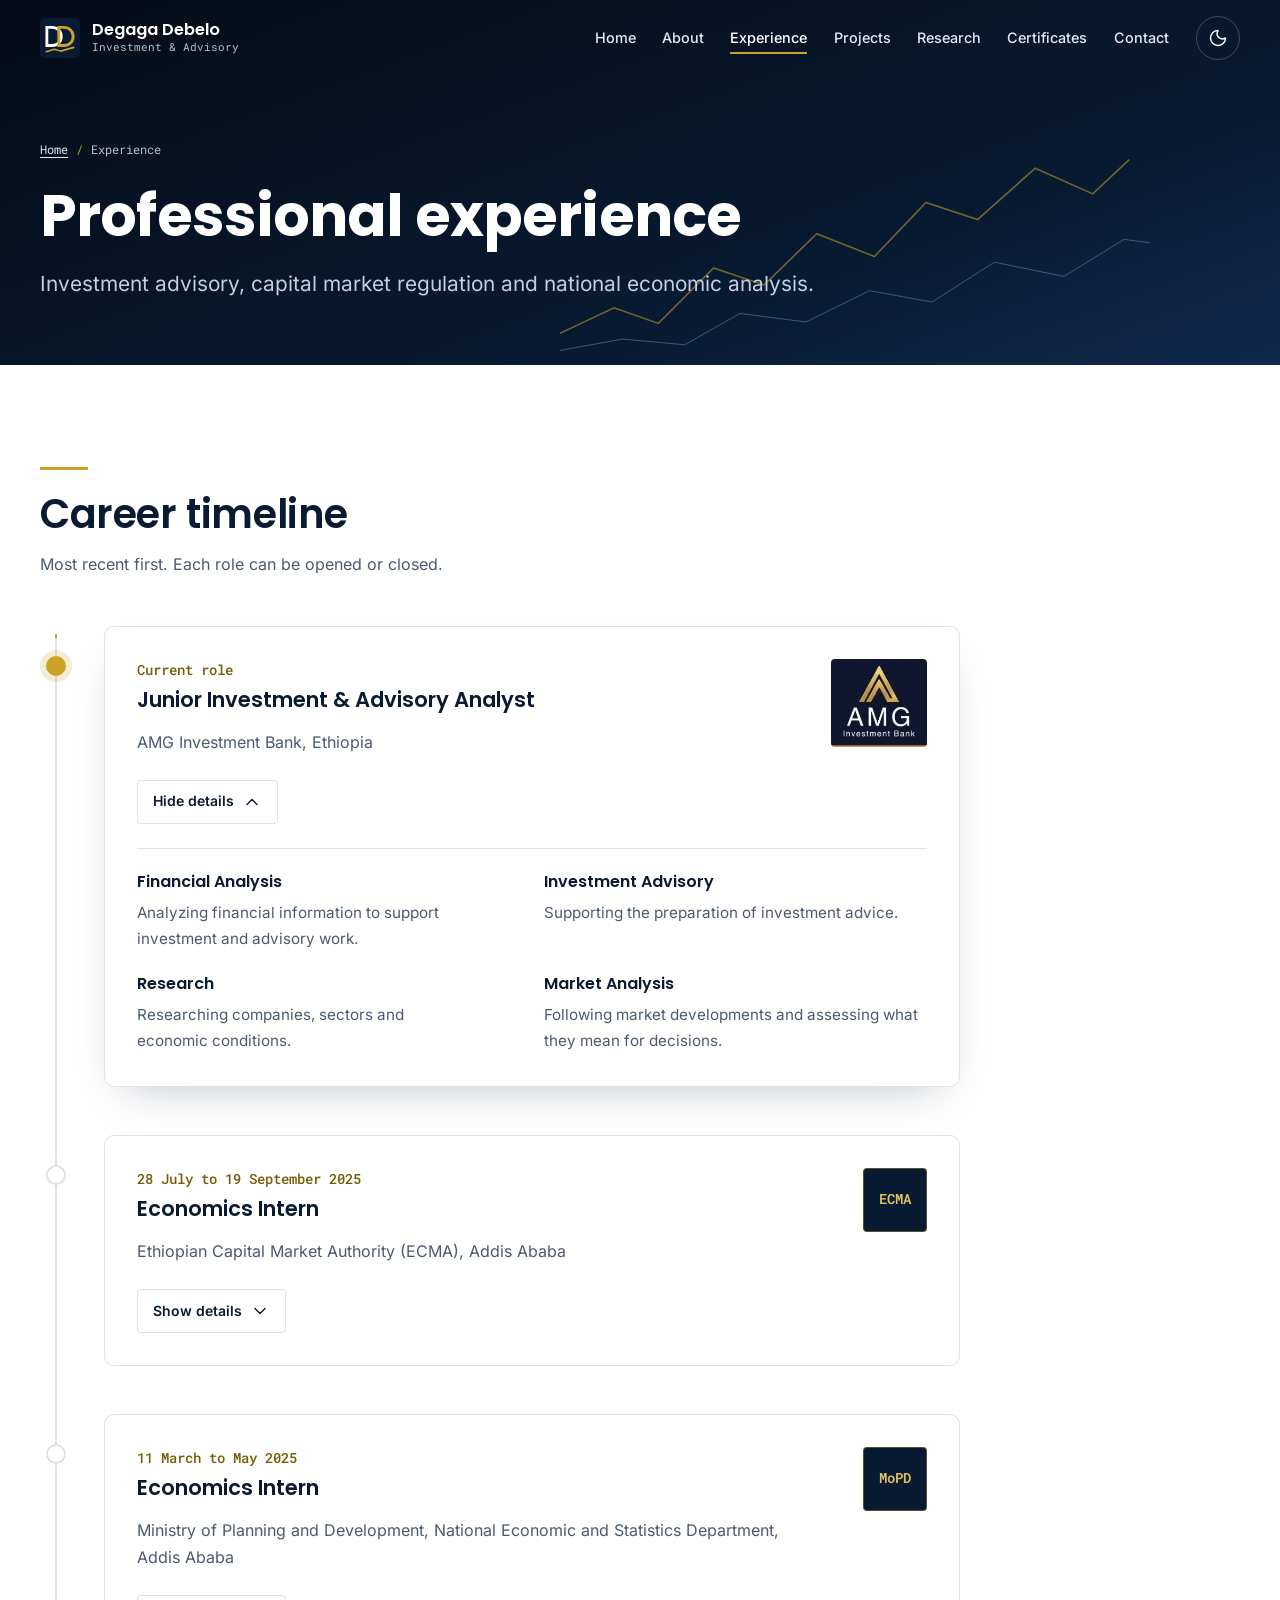
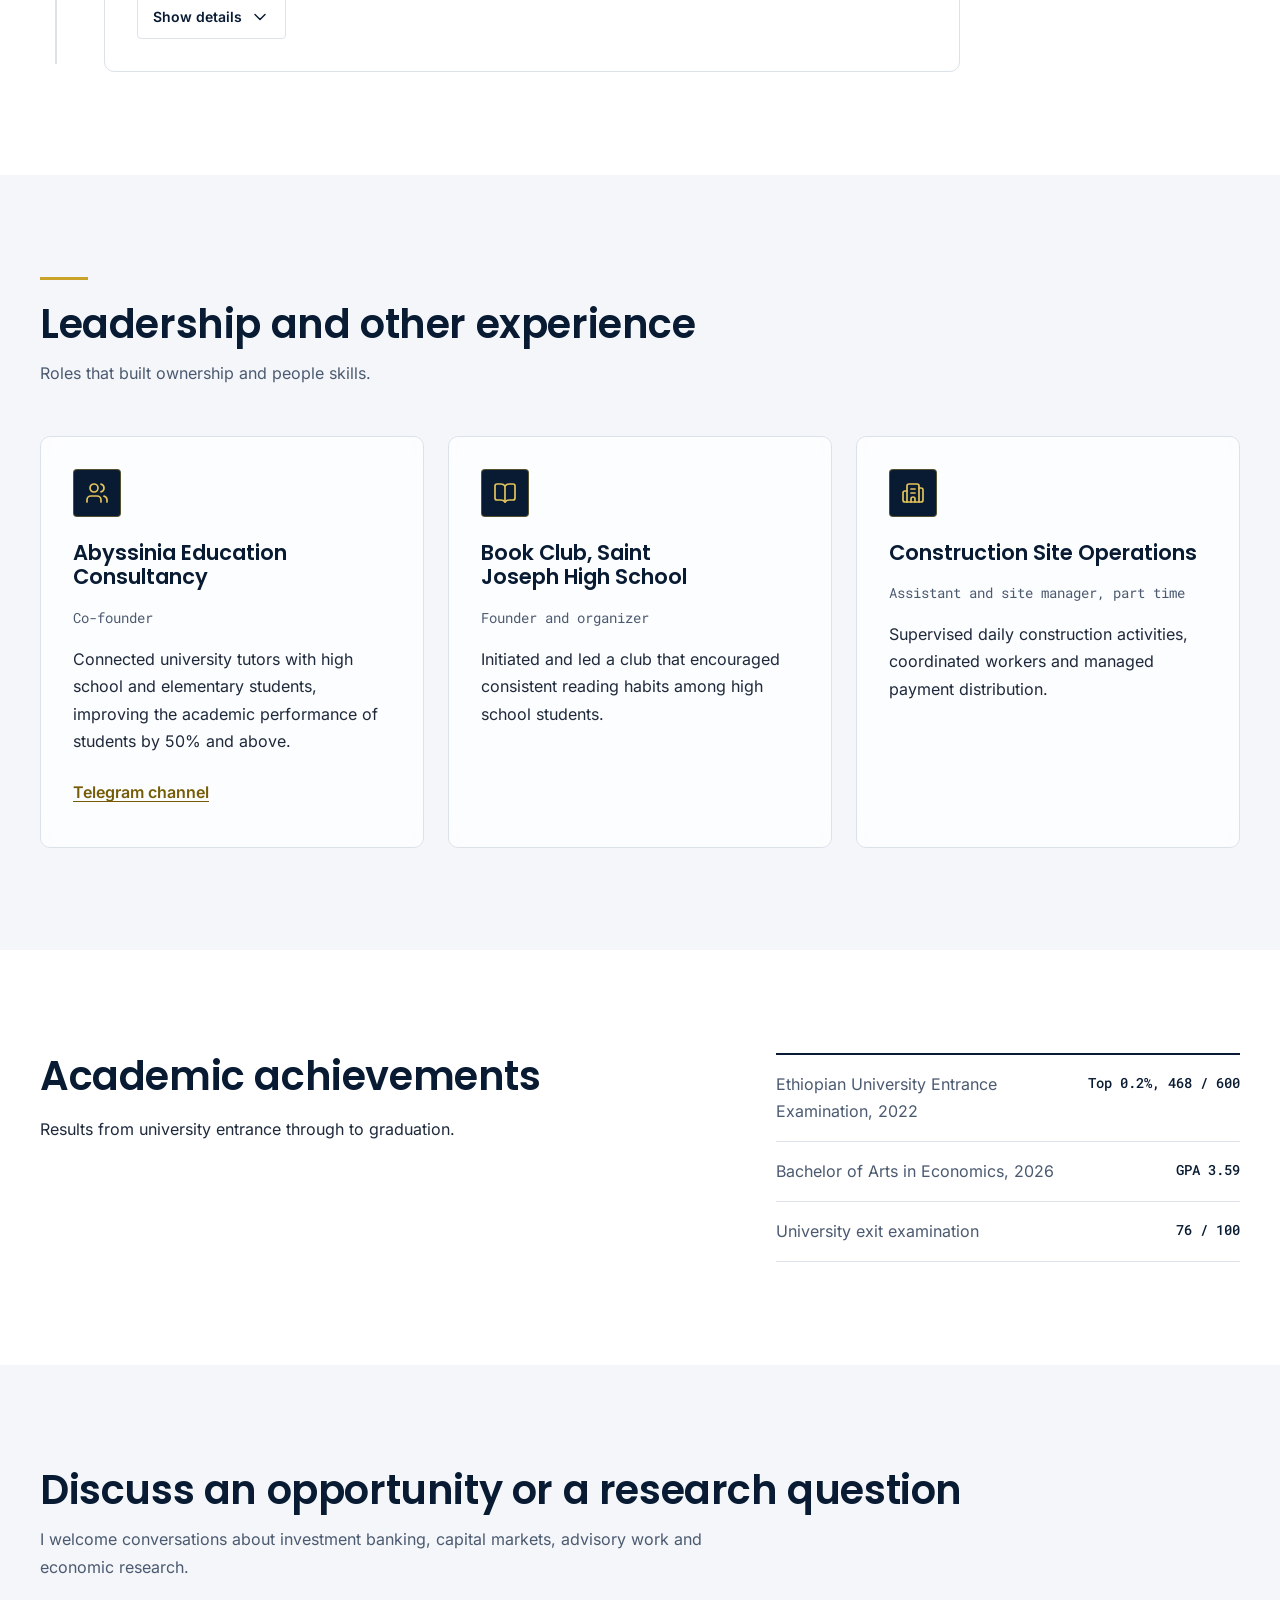
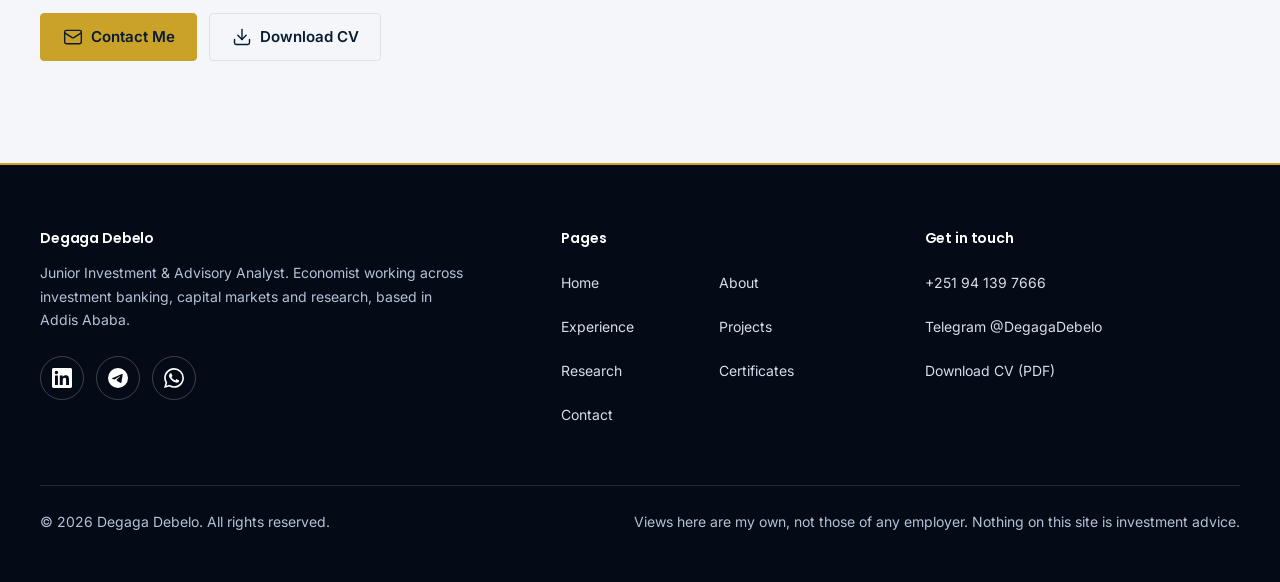
<file: experience.html>
<!DOCTYPE html>
<html lang="en" data-theme="light">
<head>
  <meta charset="utf-8">
  <meta name="viewport" content="width=device-width, initial-scale=1, viewport-fit=cover">
  <title>Experience | Degaga Debelo, Investment &amp; Advisory Analyst</title>
  <meta name="description" content="Career timeline of Degaga Debelo: AMG Investment Bank, the Ethiopian Capital Market Authority and the Ministry of Planning and Development.">
  <meta name="author" content="Degaga Debelo">
  <meta name="robots" content="index, follow, max-image-preview:large">
  <meta name="theme-color" content="#081B33">
  <link rel="canonical" href="https://degagadebelo.github.io/experience.html">

  <!-- Open Graph and Twitter cards -->
  <meta property="og:type" content="website">
  <meta property="og:site_name" content="Degaga Debelo">
  <meta property="og:locale" content="en_US">
  <meta property="og:title" content="Experience | Degaga Debelo, Investment &amp; Advisory Analyst">
  <meta property="og:description" content="Career timeline of Degaga Debelo: AMG Investment Bank, the Ethiopian Capital Market Authority and the Ministry of Planning and Development.">
  <meta property="og:url" content="https://degagadebelo.github.io/experience.html">
  <meta property="og:image" content="https://degagadebelo.github.io/assets/images/og-image.jpg">
  <meta property="og:image:width" content="1200">
  <meta property="og:image:height" content="630">
  <meta property="og:image:alt" content="Degaga Debelo, Junior Investment and Advisory Analyst">
  <meta name="twitter:card" content="summary_large_image">
  <meta name="twitter:title" content="Experience | Degaga Debelo, Investment &amp; Advisory Analyst">
  <meta name="twitter:description" content="Career timeline of Degaga Debelo: AMG Investment Bank, the Ethiopian Capital Market Authority and the Ministry of Planning and Development.">
  <meta name="twitter:image" content="https://degagadebelo.github.io/assets/images/og-image.jpg">
  <meta name="twitter:image:alt" content="Degaga Debelo, Junior Investment and Advisory Analyst">

  <!-- Icons -->
  <link rel="icon" href="assets/icons/favicon.ico" sizes="48x48">
  <link rel="icon" href="assets/icons/favicon.svg" type="image/svg+xml">
  <link rel="apple-touch-icon" href="assets/icons/apple-touch-icon.png">
  <link rel="manifest" href="site.webmanifest">

  <!-- Styles; theme is applied before first paint -->
  <link rel="preload" href="assets/fonts/inter-var.woff2" as="font" type="font/woff2" crossorigin>
  <link rel="preload" href="assets/fonts/poppins-700.woff2" as="font" type="font/woff2" crossorigin>
  <script>(function(d){var t,v;try{t=localStorage.getItem('dd-theme');v=sessionStorage.getItem('dd-visited')}catch(e){}if(!t)t=window.matchMedia&&matchMedia('(prefers-color-scheme: dark)').matches?'dark':'light';d.dataset.theme=t;d.classList.add('js');if(!v)d.classList.add('show-loader');addEventListener('pagereveal',function(e){if(e.viewTransition)e.viewTransition.ready.catch(function(){})})})(document.documentElement)</script>
  <link rel="stylesheet" href="assets/css/style.css">
  <link rel="stylesheet" href="assets/css/animations.css">
  <link rel="stylesheet" href="assets/css/responsive.css">

  <script type="application/ld+json">{"@context":"https://schema.org","@graph":[{"@type":"Person","@id":"https://degagadebelo.github.io/#person","name":"Degaga Debelo","alternateName":"Degaga Debelo Ajema","url":"https://degagadebelo.github.io/","image":"https://degagadebelo.github.io/assets/images/degaga-debelo.jpg","jobTitle":"Junior Investment & Advisory Analyst","description":"Economist working in investment banking, capital markets, financial analysis, investment advisory and research.","telephone":"+251941397666","address":{"@type":"PostalAddress","addressLocality":"Addis Ababa","addressCountry":"ET"},"worksFor":{"@type":"Organization","name":"AMG Investment Bank"},"alumniOf":{"@type":"CollegeOrUniversity","name":"Addis Ababa University"},"knowsAbout":["Investment Banking","Capital Markets","Financial Analysis","Investment Advisory","Economic Research","Financial Markets"],"knowsLanguage":["en","om","am"],"sameAs":["https://www.linkedin.com/in/degaga-debelo-b54b56225","https://t.me/DegagaDebelo"]},{"@type":"WebPage","@id":"https://degagadebelo.github.io/experience.html#page","url":"https://degagadebelo.github.io/experience.html","name":"Experience | Degaga Debelo, Investment & Advisory Analyst","description":"Career timeline of Degaga Debelo: AMG Investment Bank, the Ethiopian Capital Market Authority and the Ministry of Planning and Development.","inLanguage":"en","about":{"@id":"https://degagadebelo.github.io/#person"},"isPartOf":{"@type":"WebSite","@id":"https://degagadebelo.github.io/#website","url":"https://degagadebelo.github.io/","name":"Degaga Debelo"}},{"@type":"BreadcrumbList","itemListElement":[{"@type":"ListItem","position":1,"name":"Home","item":"https://degagadebelo.github.io/"},{"@type":"ListItem","position":2,"name":"Experience","item":"https://degagadebelo.github.io/experience.html"}]}]}</script>
  <script src="assets/js/darkmode.js" defer></script>
  <script src="assets/js/scroll.js" defer></script>
  <script src="assets/js/main.js" defer></script>
</head>
<body>
  <a class="skip-link" href="#main">Skip to content</a>
  <div class="loader" aria-hidden="true">
    <svg viewBox="0 0 120 56"><path d="M4 46 28 34l16 8 26-26 16 10 30-22"/></svg>
    <span>Degaga Debelo</span>
  </div>

  <header class="site-header">
    <div class="container nav">
      <a class="brand" href="index.html">
        <img src="assets/icons/logo.svg" width="40" height="40" alt="">
        <span>Degaga Debelo<small>Investment &amp; Advisory</small></span>
      </a>
      <nav class="nav-menu" id="nav-menu" aria-label="Main">
        <ul class="nav-list">
          <li><a href="index.html">Home</a></li>
          <li><a href="about.html">About</a></li>
          <li><a href="experience.html" aria-current="page">Experience</a></li>
          <li><a href="projects.html">Projects</a></li>
          <li><a href="research.html">Research</a></li>
          <li><a href="certificates.html">Certificates</a></li>
          <li><a href="contact.html">Contact</a></li>
        </ul>
      </nav>
      <button class="icon-btn theme-toggle" type="button" aria-label="Dark mode" aria-pressed="false"><svg class="icon icon-moon" viewBox="0 0 24 24" aria-hidden="true" focusable="false"><path d="M20.985 12.486a9 9 0 1 1-9.473-9.472c.405-.022.617.46.402.803a6 6 0 0 0 8.268 8.268c.344-.215.825-.004.803.401" /></svg><svg class="icon icon-sun" viewBox="0 0 24 24" aria-hidden="true" focusable="false"><circle cx="12" cy="12" r="4" /><path d="M12 2v2" /><path d="M12 20v2" /><path d="m4.93 4.93 1.41 1.41" /><path d="m17.66 17.66 1.41 1.41" /><path d="M2 12h2" /><path d="M20 12h2" /><path d="m6.34 17.66-1.41 1.41" /><path d="m19.07 4.93-1.41 1.41" /></svg></button>
      <button class="icon-btn nav-toggle" type="button" aria-label="Open menu" aria-expanded="false" aria-controls="nav-menu"><svg class="icon icon-menu" viewBox="0 0 24 24" aria-hidden="true" focusable="false"><path d="M4 5h16" /><path d="M4 12h16" /><path d="M4 19h16" /></svg><svg class="icon icon-close" viewBox="0 0 24 24" aria-hidden="true" focusable="false"><path d="M18 6 6 18" /><path d="m6 6 12 12" /></svg></button>
    </div>
    <div class="scroll-progress" aria-hidden="true"></div>
  </header>

  <main id="main" tabindex="-1">
    <section class="page-head">
      <div class="container">
        <nav aria-label="Breadcrumb">
          <ol class="breadcrumb">
            <li><a href="index.html">Home</a></li>
            <li aria-current="page">Experience</li>
          </ol>
        </nav>
        <h1 class="enter">Professional experience</h1>
        <p class="lead enter" style="--d:.12s">Investment advisory, capital market regulation and national economic analysis.</p>
      </div>
      <svg class="page-head__chart" viewBox="0 0 600 200" preserveAspectRatio="none" aria-hidden="true" focusable="false">
        <path pathLength="1" d="M0 178 45 160 82 171 128 132 170 144 214 108 262 124 305 86 348 98 396 62 444 80 492 42 540 52 600 14"/>
        <path pathLength="1" d="M0 190 52 182 104 186 150 164 205 170 258 148 310 156 362 128 420 138 470 112 526 118 600 86"/>
      </svg>
    </section>

    <section class="section">
      <div class="container">
        <div class="section-head" data-reveal>
          <div>
            <h2>Career timeline</h2>
            <p>Most recent first. Each role can be opened or closed.</p>
          </div>
        </div>
        <ol class="timeline">
          <li class="timeline__fill" role="presentation" aria-hidden="true"></li>
          <li class="timeline__item" id="amg">
            <span class="timeline__dot" aria-hidden="true"></span>
            <article class="role" data-reveal="right">
              <div class="role__head">
                <div>
                  <span class="role__date">Current role</span>
                  <h3>Junior Investment &amp; Advisory Analyst</h3>
                  <p class="role__org">AMG Investment Bank, Ethiopia</p>
                </div>
                <img class="role__logo" src="assets/images/amg-logo.webp" width="181" height="167" alt="AMG Investment Bank logo">
              </div>
              <button class="btn btn--small role__toggle" type="button" aria-expanded="true" aria-controls="amg-details"><span>Hide details</span><svg class="icon" viewBox="0 0 24 24" aria-hidden="true" focusable="false"><path d="m6 9 6 6 6-6" /></svg></button>
              <div class="role__more" id="amg-details">
                <div class="duties">
                    <div><h4>Financial Analysis</h4><p>Analyzing financial information to support investment and advisory work.</p></div>
                    <div><h4>Investment Advisory</h4><p>Supporting the preparation of investment advice.</p></div>
                    <div><h4>Research</h4><p>Researching companies, sectors and economic conditions.</p></div>
                    <div><h4>Market Analysis</h4><p>Following market developments and assessing what they mean for decisions.</p></div>
                </div>
              </div>
            </article>
          </li>
          <li class="timeline__item" id="ecma">
            <span class="timeline__dot" aria-hidden="true"></span>
            <article class="role" data-reveal="right">
              <div class="role__head">
                <div>
                  <span class="role__date">28 July to 19 September 2025</span>
                  <h3>Economics Intern</h3>
                  <p class="role__org">Ethiopian Capital Market Authority (ECMA), Addis Ababa</p>
                </div>
                <span class="role__badge" aria-hidden="true">ECMA</span>
              </div>
              <button class="btn btn--small role__toggle" type="button" aria-expanded="true" aria-controls="ecma-details"><span>Hide details</span><svg class="icon" viewBox="0 0 24 24" aria-hidden="true" focusable="false"><path d="m6 9 6 6 6-6" /></svg></button>
              <div class="role__more" id="ecma-details">
                <div class="duties">
                    <div><h4>Regulatory review</h4><p>Reviewed and analyzed regulatory documents for compliance with capital market laws and provisions.</p></div>
                    <div><h4>Evaluation support</h4><p>Identified inconsistencies and assessed adherence to regulatory requirements.</p></div>
                    <div><h4>Program coordination</h4><p>Served as a coordinator for the ECMA 2025 Summer Camp, supporting logistics and facilitating sessions.</p></div>
                    <div><h4>Training and teamwork</h4><p>Joined staff training and small group discussions as a participant and coordinator.</p></div>
                </div>
                <figure class="quote">
                  <blockquote><p>&ldquo;We found Mr. Degaga Debelo Ajema to be a dedicated and proactive intern who consistently demonstrated a growth mindset and a strong sense of responsibility.&rdquo;</p></blockquote>
                  <figcaption>ECMA letter of confirmation, September 2025. <a href="assets/certificates/ecma-recommendation-letter.pdf">Read the letter (PDF)</a></figcaption>
                </figure>
              </div>
            </article>
          </li>
          <li class="timeline__item" id="mopd">
            <span class="timeline__dot" aria-hidden="true"></span>
            <article class="role" data-reveal="right">
              <div class="role__head">
                <div>
                  <span class="role__date">11 March to May 2025</span>
                  <h3>Economics Intern</h3>
                  <p class="role__org">Ministry of Planning and Development, National Economic and Statistics Department, Addis Ababa</p>
                </div>
                <span class="role__badge" aria-hidden="true">MoPD</span>
              </div>
              <button class="btn btn--small role__toggle" type="button" aria-expanded="true" aria-controls="mopd-details"><span>Hide details</span><svg class="icon" viewBox="0 0 24 24" aria-hidden="true" focusable="false"><path d="m6 9 6 6 6-6" /></svg></button>
              <div class="role__more" id="mopd-details">
                <div class="duties">
                    <div><h4>Economic data</h4><p>Helped collect, clean and analyze national economic data for official reports.</p></div>
                    <div><h4>Trend analysis</h4><p>Supported senior analysts in interpreting economic trends and indicators.</p></div>
                    <div><h4>Policy insight</h4><p>Contributed data driven insights used in policy and planning discussions.</p></div>
                </div>
              </div>
            </article>
          </li>
        </ol>
      </div>
    </section>

    <section class="section section--alt">
      <div class="container">
        <div class="section-head" data-reveal>
          <div>
            <h2>Leadership and other experience</h2>
            <p>Roles that built ownership and people skills.</p>
          </div>
        </div>
        <div class="grid">
          <article class="card card--hover" data-reveal>
            <div class="card__icon"><svg class="icon" viewBox="0 0 24 24" aria-hidden="true" focusable="false"><path d="M16 21v-2a4 4 0 0 0-4-4H6a4 4 0 0 0-4 4v2" /><path d="M16 3.128a4 4 0 0 1 0 7.744" /><path d="M22 21v-2a4 4 0 0 0-3-3.87" /><circle cx="9" cy="7" r="4" /></svg></div>
            <h3>Abyssinia Education Consultancy</h3>
            <p class="mono">Co-founder</p>
            <p>Connected university tutors with high school and elementary students, improving the academic performance of students by 50% and above.</p>
            <a class="link-more" href="https://t.me/abyssiniahometuto" target="_blank" rel="noopener noreferrer">Telegram channel<span class="sr-only"> (opens in a new tab)</span></a>
          </article>
          <article class="card card--hover" data-reveal>
            <div class="card__icon"><svg class="icon" viewBox="0 0 24 24" aria-hidden="true" focusable="false"><path d="M12 5v16" /><path d="M20.001 19A2 2 0 0022 17V5a2 2 0 00-1.999-2L16 3.002A5 5 0 0012 5a5 5 0 00-4-2H4a2 2 0 00-2 2v12a2 2 0 001.999 2H8a5 5 0 014 2 5 5 0 014-2z" /></svg></div>
            <h3>Book Club, Saint Joseph High School</h3>
            <p class="mono">Founder and organizer</p>
            <p>Initiated and led a club that encouraged consistent reading habits among high school students.</p>
            
          </article>
          <article class="card card--hover" data-reveal>
            <div class="card__icon"><svg class="icon" viewBox="0 0 24 24" aria-hidden="true" focusable="false"><path d="M10 12h4" /><path d="M10 8h4" /><path d="M14 21v-3a2 2 0 0 0-4 0v3" /><path d="M6 10H4a2 2 0 0 0-2 2v7a2 2 0 0 0 2 2h16a2 2 0 0 0 2-2V9a2 2 0 0 0-2-2h-2" /><path d="M6 21V5a2 2 0 0 1 2-2h8a2 2 0 0 1 2 2v16" /></svg></div>
            <h3>Construction Site Operations</h3>
            <p class="mono">Assistant and site manager, part time</p>
            <p>Supervised daily construction activities, coordinated workers and managed payment distribution.</p>
            
          </article>
        </div>
      </div>
    </section>

    <section class="section">
      <div class="container">
        <div class="split">
          <div data-reveal="left">
            <h2>Academic achievements</h2>
            <p>Results from university entrance through to graduation.</p>
          </div>
          <dl class="ledger" data-reveal="right">
            <div><dt>Ethiopian University Entrance Examination, 2022</dt><dd>Top 0.2%, 468 / 600</dd></div>
            <div><dt>Bachelor of Arts in Economics, 2026</dt><dd>GPA 3.59</dd></div>
            <div><dt>University exit examination</dt><dd>76 / 100</dd></div>
          </dl>
        </div>
      </div>
    </section>

    <section class="section section--alt">
      <div class="container">
        <div class="cta" data-reveal="zoom">
          <div>
            <h2>Discuss an opportunity or a research question</h2>
            <p>I welcome conversations about investment banking, capital markets, advisory work and economic research.</p>
          </div>
          <div class="actions">
            <a class="btn btn--gold" href="contact.html"><svg class="icon" viewBox="0 0 24 24" aria-hidden="true" focusable="false"><path d="m22 7-8.991 5.727a2 2 0 0 1-2.009 0L2 7" /><rect x="2" y="4" width="20" height="16" rx="2" /></svg>Contact Me</a>
            <a class="btn" href="assets/documents/Degaga-Debelo-CV.pdf" download="Degaga-Debelo-CV.pdf"><svg class="icon" viewBox="0 0 24 24" aria-hidden="true" focusable="false"><path d="M12 15V3" /><path d="M21 15v4a2 2 0 0 1-2 2H5a2 2 0 0 1-2-2v-4" /><path d="m7 10 5 5 5-5" /></svg>Download CV</a>
          </div>
        </div>
      </div>
    </section>
  </main>

  <footer class="site-footer">
    <div class="container">
      <div class="footer__top">
        <div>
          <h2>Degaga Debelo</h2>
          <p>Junior Investment &amp; Advisory Analyst. Economist working across investment banking, capital markets and research, based in Addis Ababa.</p>
          <ul class="social" aria-label="Social profiles">
            <li><a class="icon-btn" href="https://www.linkedin.com/in/degaga-debelo-b54b56225" target="_blank" rel="noopener noreferrer" aria-label="LinkedIn (opens in a new tab)"><svg class="icon icon--fill" viewBox="0 0 24 24" aria-hidden="true" focusable="false"><path d="M20.447 20.452h-3.554v-5.569c0-1.328-.027-3.037-1.852-3.037-1.853 0-2.136 1.445-2.136 2.939v5.667H9.351V9h3.414v1.561h.046c.477-.9 1.637-1.85 3.37-1.85 3.601 0 4.267 2.37 4.267 5.455v6.286zM5.337 7.433c-1.144 0-2.063-.926-2.063-2.065 0-1.138.92-2.063 2.063-2.063 1.14 0 2.064.925 2.064 2.063 0 1.139-.925 2.065-2.064 2.065zm1.782 13.019H3.555V9h3.564v11.452zM22.225 0H1.771C.792 0 0 .774 0 1.729v20.542C0 23.227.792 24 1.771 24h20.451C23.2 24 24 23.227 24 22.271V1.729C24 .774 23.2 0 22.222 0h.003z"/></svg></a></li>
            <li><a class="icon-btn" href="https://t.me/DegagaDebelo" target="_blank" rel="noopener noreferrer" aria-label="Telegram (opens in a new tab)"><svg class="icon icon--fill" viewBox="0 0 24 24" aria-hidden="true" focusable="false"><path d="M11.944 0A12 12 0 0 0 0 12a12 12 0 0 0 12 12 12 12 0 0 0 12-12A12 12 0 0 0 12 0a12 12 0 0 0-.056 0zm4.962 7.224c.1-.002.321.023.465.14a.506.506 0 0 1 .171.325c.016.093.036.306.02.472-.18 1.898-.962 6.502-1.36 8.627-.168.9-.499 1.201-.82 1.23-.696.065-1.225-.46-1.9-.902-1.056-.693-1.653-1.124-2.678-1.8-1.185-.78-.417-1.21.258-1.91.177-.184 3.247-2.977 3.307-3.23.007-.032.014-.15-.056-.212s-.174-.041-.249-.024c-.106.024-1.793 1.14-5.061 3.345-.48.33-.913.49-1.302.48-.428-.008-1.252-.241-1.865-.44-.752-.245-1.349-.374-1.297-.789.027-.216.325-.437.893-.663 3.498-1.524 5.83-2.529 6.998-3.014 3.332-1.386 4.025-1.627 4.476-1.635z"/></svg></a></li>
            <li><a class="icon-btn" href="https://wa.me/251941397666" target="_blank" rel="noopener noreferrer" aria-label="WhatsApp (opens in a new tab)"><svg class="icon icon--fill" viewBox="0 0 24 24" aria-hidden="true" focusable="false"><path d="M17.472 14.382c-.297-.149-1.758-.867-2.03-.967-.273-.099-.471-.148-.67.15-.197.297-.767.966-.94 1.164-.173.199-.347.223-.644.075-.297-.15-1.255-.463-2.39-1.475-.883-.788-1.48-1.761-1.653-2.059-.173-.297-.018-.458.13-.606.134-.133.298-.347.446-.52.149-.174.198-.298.298-.497.099-.198.05-.371-.025-.52-.075-.149-.669-1.612-.916-2.207-.242-.579-.487-.5-.669-.51-.173-.008-.371-.01-.57-.01-.198 0-.52.074-.792.372-.272.297-1.04 1.016-1.04 2.479 0 1.462 1.065 2.875 1.213 3.074.149.198 2.096 3.2 5.077 4.487.709.306 1.262.489 1.694.625.712.227 1.36.195 1.871.118.571-.085 1.758-.719 2.006-1.413.248-.694.248-1.289.173-1.413-.074-.124-.272-.198-.57-.347m-5.421 7.403h-.004a9.87 9.87 0 01-5.031-1.378l-.361-.214-3.741.982.998-3.648-.235-.374a9.86 9.86 0 01-1.51-5.26c.001-5.45 4.436-9.884 9.888-9.884 2.64 0 5.122 1.03 6.988 2.898a9.825 9.825 0 012.893 6.994c-.003 5.45-4.437 9.884-9.885 9.884m8.413-18.297A11.815 11.815 0 0012.05 0C5.495 0 .16 5.335.157 11.892c0 2.096.547 4.142 1.588 5.945L.057 24l6.305-1.654a11.882 11.882 0 005.683 1.448h.005c6.554 0 11.89-5.335 11.893-11.893a11.821 11.821 0 00-3.48-8.413Z"/></svg></a></li>
            <li data-email-item hidden><a class="icon-btn" href="contact.html" data-email-link aria-label="Email"><svg class="icon" viewBox="0 0 24 24" aria-hidden="true" focusable="false"><path d="m22 7-8.991 5.727a2 2 0 0 1-2.009 0L2 7" /><rect x="2" y="4" width="20" height="16" rx="2" /></svg></a></li>
          </ul>
        </div>
        <nav aria-label="Footer">
          <h2>Pages</h2>
          <ul class="footer__nav">
            <li><a href="index.html">Home</a></li>
            <li><a href="about.html">About</a></li>
            <li><a href="experience.html">Experience</a></li>
            <li><a href="projects.html">Projects</a></li>
            <li><a href="research.html">Research</a></li>
            <li><a href="certificates.html">Certificates</a></li>
            <li><a href="contact.html">Contact</a></li>
          </ul>
        </nav>
        <div>
          <h2>Get in touch</h2>
          <ul>
            <li data-email-item hidden><a href="contact.html" data-email-link data-email-text>Email</a></li>
            <li><a href="tel:+251941397666">+251 94 139 7666</a></li>
            <li><a href="https://t.me/DegagaDebelo" target="_blank" rel="noopener noreferrer">Telegram @DegagaDebelo<span class="sr-only"> (opens in a new tab)</span></a></li>
            <li><a href="assets/documents/Degaga-Debelo-CV.pdf" download="Degaga-Debelo-CV.pdf">Download CV (PDF)</a></li>
          </ul>
        </div>
      </div>
      <div class="footer__bottom">
        <p>&copy; <span data-year>2026</span> Degaga Debelo. All rights reserved.</p>
        <p>Views here are my own, not those of any employer. Nothing on this site is investment advice.</p>
      </div>
    </div>
  </footer>
  <button class="to-top" type="button" aria-label="Back to top"><svg class="icon" viewBox="0 0 24 24" aria-hidden="true" focusable="false"><path d="m18 15-6-6-6 6" /></svg></button>
</body>
</html>
</file>
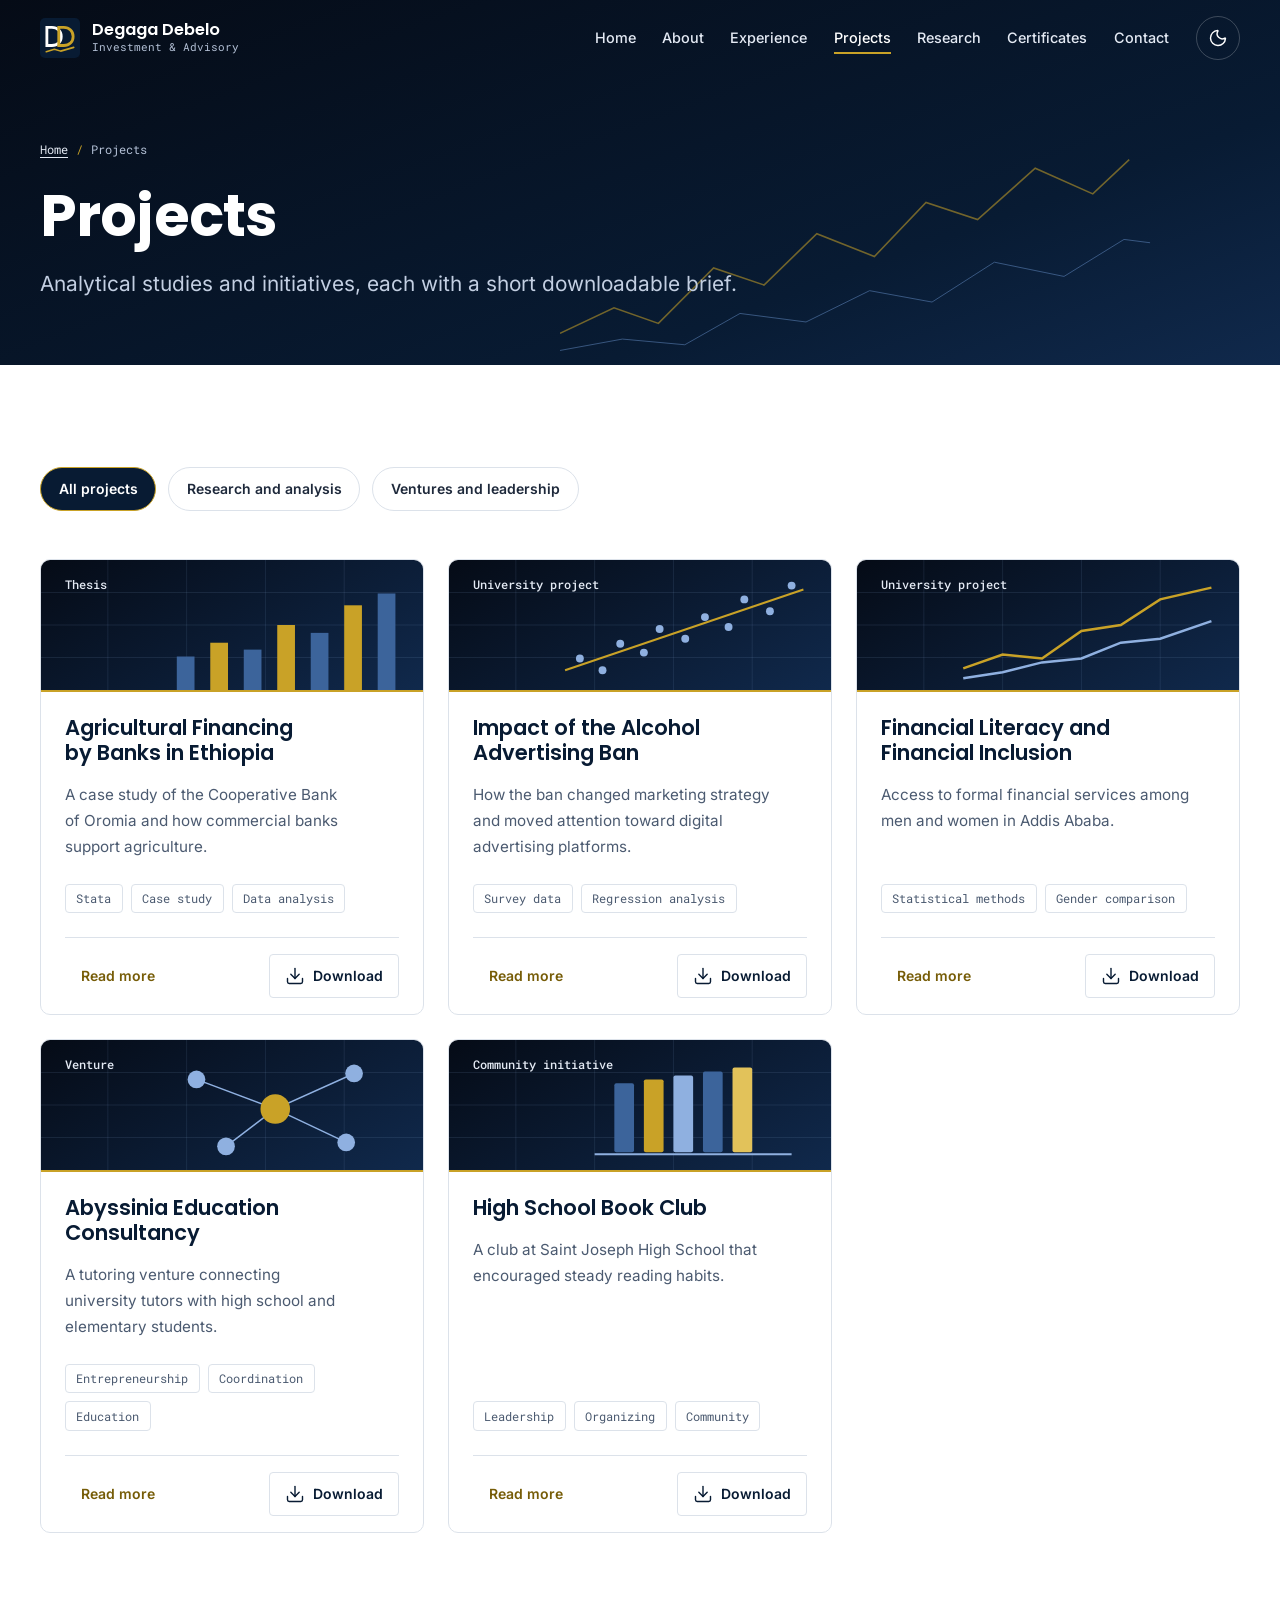
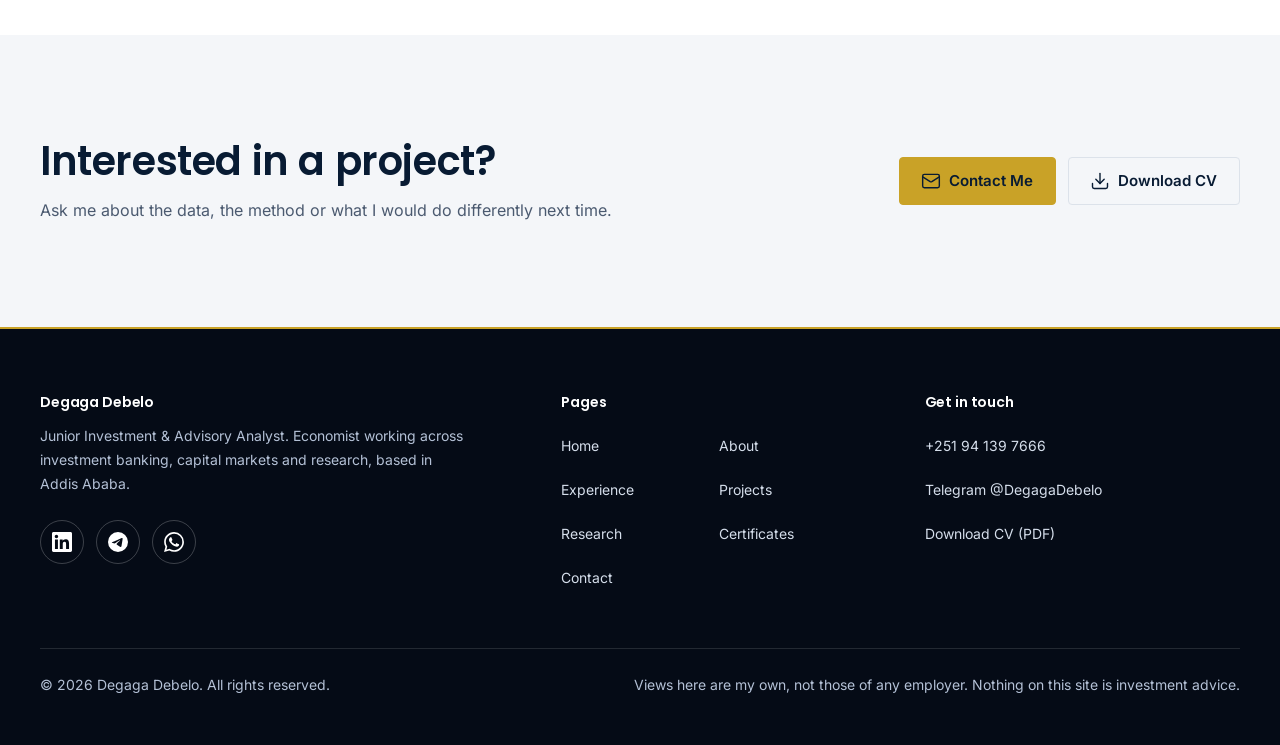
<file: projects.html>
<!DOCTYPE html>
<html lang="en" data-theme="light">
<head>
  <meta charset="utf-8">
  <meta name="viewport" content="width=device-width, initial-scale=1, viewport-fit=cover">
  <title>Projects | Degaga Debelo</title>
  <meta name="description" content="Projects by Degaga Debelo on agricultural finance, advertising regulation, financial inclusion, tutoring and community reading in Ethiopia.">
  <meta name="author" content="Degaga Debelo">
  <meta name="robots" content="index, follow, max-image-preview:large">
  <meta name="theme-color" content="#081B33">
  <link rel="canonical" href="https://degagadebelo.github.io/projects.html">

  <!-- Open Graph and Twitter cards -->
  <meta property="og:type" content="website">
  <meta property="og:site_name" content="Degaga Debelo">
  <meta property="og:locale" content="en_US">
  <meta property="og:title" content="Projects | Degaga Debelo">
  <meta property="og:description" content="Projects by Degaga Debelo on agricultural finance, advertising regulation, financial inclusion, tutoring and community reading in Ethiopia.">
  <meta property="og:url" content="https://degagadebelo.github.io/projects.html">
  <meta property="og:image" content="https://degagadebelo.github.io/assets/images/og-image.jpg">
  <meta property="og:image:width" content="1200">
  <meta property="og:image:height" content="630">
  <meta property="og:image:alt" content="Degaga Debelo, Junior Investment and Advisory Analyst">
  <meta name="twitter:card" content="summary_large_image">
  <meta name="twitter:title" content="Projects | Degaga Debelo">
  <meta name="twitter:description" content="Projects by Degaga Debelo on agricultural finance, advertising regulation, financial inclusion, tutoring and community reading in Ethiopia.">
  <meta name="twitter:image" content="https://degagadebelo.github.io/assets/images/og-image.jpg">
  <meta name="twitter:image:alt" content="Degaga Debelo, Junior Investment and Advisory Analyst">

  <!-- Icons -->
  <link rel="icon" href="assets/icons/favicon.ico" sizes="48x48">
  <link rel="icon" href="assets/icons/favicon.svg" type="image/svg+xml">
  <link rel="apple-touch-icon" href="assets/icons/apple-touch-icon.png">
  <link rel="manifest" href="site.webmanifest">

  <!-- Styles; theme is applied before first paint -->
  <link rel="preload" href="assets/fonts/inter-var.woff2" as="font" type="font/woff2" crossorigin>
  <link rel="preload" href="assets/fonts/poppins-700.woff2" as="font" type="font/woff2" crossorigin>
  <script>(function(d){var t,v;try{t=localStorage.getItem('dd-theme');v=sessionStorage.getItem('dd-visited')}catch(e){}if(!t)t=window.matchMedia&&matchMedia('(prefers-color-scheme: dark)').matches?'dark':'light';d.dataset.theme=t;d.classList.add('js');if(!v)d.classList.add('show-loader');addEventListener('pagereveal',function(e){if(e.viewTransition)e.viewTransition.ready.catch(function(){})})})(document.documentElement)</script>
  <link rel="stylesheet" href="assets/css/style.css">
  <link rel="stylesheet" href="assets/css/animations.css">
  <link rel="stylesheet" href="assets/css/responsive.css">

  <script type="application/ld+json">{"@context":"https://schema.org","@graph":[{"@type":"Person","@id":"https://degagadebelo.github.io/#person","name":"Degaga Debelo","alternateName":"Degaga Debelo Ajema","url":"https://degagadebelo.github.io/","image":"https://degagadebelo.github.io/assets/images/degaga-debelo.jpg","jobTitle":"Junior Investment & Advisory Analyst","description":"Economist working in investment banking, capital markets, financial analysis, investment advisory and research.","telephone":"+251941397666","address":{"@type":"PostalAddress","addressLocality":"Addis Ababa","addressCountry":"ET"},"worksFor":{"@type":"Organization","name":"AMG Investment Bank"},"alumniOf":{"@type":"CollegeOrUniversity","name":"Addis Ababa University"},"knowsAbout":["Investment Banking","Capital Markets","Financial Analysis","Investment Advisory","Economic Research","Financial Markets"],"knowsLanguage":["en","om","am"],"sameAs":["https://www.linkedin.com/in/degaga-debelo-b54b56225","https://t.me/DegagaDebelo"]},{"@type":"CollectionPage","@id":"https://degagadebelo.github.io/projects.html#page","url":"https://degagadebelo.github.io/projects.html","name":"Projects | Degaga Debelo","description":"Projects by Degaga Debelo on agricultural finance, advertising regulation, financial inclusion, tutoring and community reading in Ethiopia.","inLanguage":"en","about":{"@id":"https://degagadebelo.github.io/#person"},"isPartOf":{"@type":"WebSite","@id":"https://degagadebelo.github.io/#website","url":"https://degagadebelo.github.io/","name":"Degaga Debelo"}},{"@type":"BreadcrumbList","itemListElement":[{"@type":"ListItem","position":1,"name":"Home","item":"https://degagadebelo.github.io/"},{"@type":"ListItem","position":2,"name":"Projects","item":"https://degagadebelo.github.io/projects.html"}]}]}</script>
  <script src="assets/js/darkmode.js" defer></script>
  <script src="assets/js/scroll.js" defer></script>
  <script src="assets/js/main.js" defer></script>
</head>
<body>
  <a class="skip-link" href="#main">Skip to content</a>
  <div class="loader" aria-hidden="true">
    <svg viewBox="0 0 120 56"><path d="M4 46 28 34l16 8 26-26 16 10 30-22"/></svg>
    <span>Degaga Debelo</span>
  </div>

  <header class="site-header">
    <div class="container nav">
      <a class="brand" href="index.html">
        <img src="assets/icons/logo.svg" width="40" height="40" alt="">
        <span>Degaga Debelo<small>Investment &amp; Advisory</small></span>
      </a>
      <nav class="nav-menu" id="nav-menu" aria-label="Main">
        <ul class="nav-list">
          <li><a href="index.html">Home</a></li>
          <li><a href="about.html">About</a></li>
          <li><a href="experience.html">Experience</a></li>
          <li><a href="projects.html" aria-current="page">Projects</a></li>
          <li><a href="research.html">Research</a></li>
          <li><a href="certificates.html">Certificates</a></li>
          <li><a href="contact.html">Contact</a></li>
        </ul>
      </nav>
      <button class="icon-btn theme-toggle" type="button" aria-label="Dark mode" aria-pressed="false"><svg class="icon icon-moon" viewBox="0 0 24 24" aria-hidden="true" focusable="false"><path d="M20.985 12.486a9 9 0 1 1-9.473-9.472c.405-.022.617.46.402.803a6 6 0 0 0 8.268 8.268c.344-.215.825-.004.803.401" /></svg><svg class="icon icon-sun" viewBox="0 0 24 24" aria-hidden="true" focusable="false"><circle cx="12" cy="12" r="4" /><path d="M12 2v2" /><path d="M12 20v2" /><path d="m4.93 4.93 1.41 1.41" /><path d="m17.66 17.66 1.41 1.41" /><path d="M2 12h2" /><path d="M20 12h2" /><path d="m6.34 17.66-1.41 1.41" /><path d="m19.07 4.93-1.41 1.41" /></svg></button>
      <button class="icon-btn nav-toggle" type="button" aria-label="Open menu" aria-expanded="false" aria-controls="nav-menu"><svg class="icon icon-menu" viewBox="0 0 24 24" aria-hidden="true" focusable="false"><path d="M4 5h16" /><path d="M4 12h16" /><path d="M4 19h16" /></svg><svg class="icon icon-close" viewBox="0 0 24 24" aria-hidden="true" focusable="false"><path d="M18 6 6 18" /><path d="m6 6 12 12" /></svg></button>
    </div>
    <div class="scroll-progress" aria-hidden="true"></div>
  </header>

  <main id="main" tabindex="-1">
    <section class="page-head">
      <div class="container">
        <nav aria-label="Breadcrumb">
          <ol class="breadcrumb">
            <li><a href="index.html">Home</a></li>
            <li aria-current="page">Projects</li>
          </ol>
        </nav>
        <h1 class="enter">Projects</h1>
        <p class="lead enter" style="--d:.12s">Analytical studies and initiatives, each with a short downloadable brief.</p>
      </div>
      <svg class="page-head__chart" viewBox="0 0 600 200" preserveAspectRatio="none" aria-hidden="true" focusable="false">
        <path pathLength="1" d="M0 178 45 160 82 171 128 132 170 144 214 108 262 124 305 86 348 98 396 62 444 80 492 42 540 52 600 14"/>
        <path pathLength="1" d="M0 190 52 182 104 186 150 164 205 170 258 148 310 156 362 128 420 138 470 112 526 118 600 86"/>
      </svg>
    </section>

    <section class="section">
      <div class="container">
        <h2 class="sr-only">All projects</h2>
        <div class="filters">
          <div class="toolbar" role="group" aria-label="Filter projects" data-filter-group="project-list">
            <button class="chip" type="button" data-filter="all" aria-pressed="true">All projects</button>
            <button class="chip" type="button" data-filter="research" aria-pressed="false">Research and analysis</button>
            <button class="chip" type="button" data-filter="venture" aria-pressed="false">Ventures and leadership</button>
          </div>
          <p class="sr-only" data-filter-status aria-live="polite"></p>
        </div>
        <div class="grid" id="project-list" style="--min:320px">
          <article class="card card--hover project" id="p-agri" data-category="research" data-reveal>
            <div class="project__art"><svg viewBox="0 0 400 132" preserveAspectRatio="xMaxYMid slice" aria-hidden="true" focusable="false"><path d="M0 33h400M0 66h400M0 99h400M80 0v132M160 0v132M240 0v132M320 0v132" stroke="#94B2DC" stroke-opacity=".12" fill="none"/><rect x="150" y="98" width="18" height="34" fill="#3C649B"/><rect x="184" y="84" width="18" height="48" fill="#C9A227"/><rect x="218" y="91" width="18" height="41" fill="#3C649B"/><rect x="252" y="66" width="18" height="66" fill="#C9A227"/><rect x="286" y="74" width="18" height="58" fill="#3C649B"/><rect x="320" y="46" width="18" height="86" fill="#C9A227"/><rect x="354" y="34" width="18" height="98" fill="#3C649B"/></svg><span>Thesis</span></div>
            <div class="project__body">
              <h3>Agricultural Financing by Banks in Ethiopia</h3>
              <p>A case study of the Cooperative Bank of Oromia and how commercial banks support agriculture.</p>
              <ul class="tags" aria-label="Methods and tools"><li>Stata</li><li>Case study</li><li>Data analysis</li></ul>
              <div class="actions">
                <button class="btn btn--small btn--text" type="button" data-dialog="p-agri-dialog" aria-haspopup="dialog">Read more<span class="sr-only"> about Agricultural Financing by Banks in Ethiopia</span></button>
                <a class="btn btn--small" href="assets/documents/research/agricultural-financing-cooperative-bank-of-oromia.pdf" download><svg class="icon" viewBox="0 0 24 24" aria-hidden="true" focusable="false"><path d="M12 15V3" /><path d="M21 15v4a2 2 0 0 1-2 2H5a2 2 0 0 1-2-2v-4" /><path d="m7 10 5 5 5-5" /></svg>Download<span class="sr-only"> brief for Agricultural Financing by Banks in Ethiopia (PDF)</span></a>
              </div>
            </div>
          </article>
          <article class="card card--hover project" id="p-ads" data-category="research" data-reveal>
            <div class="project__art"><svg viewBox="0 0 400 132" preserveAspectRatio="xMaxYMid slice" aria-hidden="true" focusable="false"><path d="M0 33h400M0 66h400M0 99h400M80 0v132M160 0v132M240 0v132M320 0v132" stroke="#94B2DC" stroke-opacity=".12" fill="none"/><path d="M130 112 372 30" stroke="#C9A227" stroke-width="2" fill="none"/><circle cx="145" cy="100" r="4" fill="#8FB0E0"/><circle cx="168" cy="112" r="4" fill="#8FB0E0"/><circle cx="186" cy="85" r="4" fill="#8FB0E0"/><circle cx="210" cy="94" r="4" fill="#8FB0E0"/><circle cx="226" cy="70" r="4" fill="#8FB0E0"/><circle cx="252" cy="80" r="4" fill="#8FB0E0"/><circle cx="272" cy="58" r="4" fill="#8FB0E0"/><circle cx="296" cy="68" r="4" fill="#8FB0E0"/><circle cx="312" cy="40" r="4" fill="#8FB0E0"/><circle cx="338" cy="52" r="4" fill="#8FB0E0"/><circle cx="360" cy="26" r="4" fill="#8FB0E0"/></svg><span>University project</span></div>
            <div class="project__body">
              <h3>Impact of the Alcohol Advertising Ban</h3>
              <p>How the ban changed marketing strategy and moved attention toward digital advertising platforms.</p>
              <ul class="tags" aria-label="Methods and tools"><li>Survey data</li><li>Regression analysis</li></ul>
              <div class="actions">
                <button class="btn btn--small btn--text" type="button" data-dialog="p-ads-dialog" aria-haspopup="dialog">Read more<span class="sr-only"> about Impact of the Alcohol Advertising Ban</span></button>
                <a class="btn btn--small" href="assets/documents/research/alcohol-advertising-ban-digital-advertising.pdf" download><svg class="icon" viewBox="0 0 24 24" aria-hidden="true" focusable="false"><path d="M12 15V3" /><path d="M21 15v4a2 2 0 0 1-2 2H5a2 2 0 0 1-2-2v-4" /><path d="m7 10 5 5 5-5" /></svg>Download<span class="sr-only"> brief for Impact of the Alcohol Advertising Ban (PDF)</span></a>
              </div>
            </div>
          </article>
          <article class="card card--hover project" id="p-literacy" data-category="research" data-reveal>
            <div class="project__art"><svg viewBox="0 0 400 132" preserveAspectRatio="xMaxYMid slice" aria-hidden="true" focusable="false"><path d="M0 33h400M0 66h400M0 99h400M80 0v132M160 0v132M240 0v132M320 0v132" stroke="#94B2DC" stroke-opacity=".12" fill="none"/><path d="M120 110 160 96 200 100 240 72 280 66 320 40 372 28" stroke="#C9A227" stroke-width="2.5" fill="none"/><path d="M120 120 160 114 200 104 240 100 280 84 320 80 372 62" stroke="#8FB0E0" stroke-width="2.5" fill="none"/></svg><span>University project</span></div>
            <div class="project__body">
              <h3>Financial Literacy and Financial Inclusion</h3>
              <p>Access to formal financial services among men and women in Addis Ababa.</p>
              <ul class="tags" aria-label="Methods and tools"><li>Statistical methods</li><li>Gender comparison</li></ul>
              <div class="actions">
                <button class="btn btn--small btn--text" type="button" data-dialog="p-literacy-dialog" aria-haspopup="dialog">Read more<span class="sr-only"> about Financial Literacy and Financial Inclusion</span></button>
                <a class="btn btn--small" href="assets/documents/research/financial-literacy-financial-inclusion-addis-ababa.pdf" download><svg class="icon" viewBox="0 0 24 24" aria-hidden="true" focusable="false"><path d="M12 15V3" /><path d="M21 15v4a2 2 0 0 1-2 2H5a2 2 0 0 1-2-2v-4" /><path d="m7 10 5 5 5-5" /></svg>Download<span class="sr-only"> brief for Financial Literacy and Financial Inclusion (PDF)</span></a>
              </div>
            </div>
          </article>
          <article class="card card--hover project" id="p-abyssinia" data-category="venture" data-reveal>
            <div class="project__art"><svg viewBox="0 0 400 132" preserveAspectRatio="xMaxYMid slice" aria-hidden="true" focusable="false"><path d="M0 33h400M0 66h400M0 99h400M80 0v132M160 0v132M240 0v132M320 0v132" stroke="#94B2DC" stroke-opacity=".12" fill="none"/><path d="M170 40 250 70 330 34M250 70 200 108M250 70 322 104" stroke="#8FB0E0" stroke-width="1.5" fill="none"/><circle cx="170" cy="40" r="9" fill="#8FB0E0"/><circle cx="250" cy="70" r="15" fill="#C9A227"/><circle cx="330" cy="34" r="9" fill="#8FB0E0"/><circle cx="200" cy="108" r="9" fill="#8FB0E0"/><circle cx="322" cy="104" r="9" fill="#8FB0E0"/></svg><span>Venture</span></div>
            <div class="project__body">
              <h3>Abyssinia Education Consultancy</h3>
              <p>A tutoring venture connecting university tutors with high school and elementary students.</p>
              <ul class="tags" aria-label="Methods and tools"><li>Entrepreneurship</li><li>Coordination</li><li>Education</li></ul>
              <div class="actions">
                <button class="btn btn--small btn--text" type="button" data-dialog="p-abyssinia-dialog" aria-haspopup="dialog">Read more<span class="sr-only"> about Abyssinia Education Consultancy</span></button>
                <a class="btn btn--small" href="assets/documents/projects/abyssinia-education-consultancy-brief.pdf" download><svg class="icon" viewBox="0 0 24 24" aria-hidden="true" focusable="false"><path d="M12 15V3" /><path d="M21 15v4a2 2 0 0 1-2 2H5a2 2 0 0 1-2-2v-4" /><path d="m7 10 5 5 5-5" /></svg>Download<span class="sr-only"> brief for Abyssinia Education Consultancy (PDF)</span></a>
              </div>
            </div>
          </article>
          <article class="card card--hover project" id="p-books" data-category="venture" data-reveal>
            <div class="project__art"><svg viewBox="0 0 400 132" preserveAspectRatio="xMaxYMid slice" aria-hidden="true" focusable="false"><path d="M0 33h400M0 66h400M0 99h400M80 0v132M160 0v132M240 0v132M320 0v132" stroke="#94B2DC" stroke-opacity=".12" fill="none"/><rect x="180" y="44" width="20" height="70" rx="2" fill="#3C649B"/><rect x="210" y="40" width="20" height="74" rx="2" fill="#C9A227"/><rect x="240" y="36" width="20" height="78" rx="2" fill="#8FB0E0"/><rect x="270" y="32" width="20" height="82" rx="2" fill="#3C649B"/><rect x="300" y="28" width="20" height="86" rx="2" fill="#E2C25A"/><path d="M160 116h200" stroke="#8FB0E0" stroke-width="2"/></svg><span>Community initiative</span></div>
            <div class="project__body">
              <h3>High School Book Club</h3>
              <p>A club at Saint Joseph High School that encouraged steady reading habits.</p>
              <ul class="tags" aria-label="Methods and tools"><li>Leadership</li><li>Organizing</li><li>Community</li></ul>
              <div class="actions">
                <button class="btn btn--small btn--text" type="button" data-dialog="p-books-dialog" aria-haspopup="dialog">Read more<span class="sr-only"> about High School Book Club</span></button>
                <a class="btn btn--small" href="assets/documents/projects/book-club-brief.pdf" download><svg class="icon" viewBox="0 0 24 24" aria-hidden="true" focusable="false"><path d="M12 15V3" /><path d="M21 15v4a2 2 0 0 1-2 2H5a2 2 0 0 1-2-2v-4" /><path d="m7 10 5 5 5-5" /></svg>Download<span class="sr-only"> brief for High School Book Club (PDF)</span></a>
              </div>
            </div>
          </article>
        </div>
      </div>
    </section>

    <section class="section section--alt">
      <div class="container">
        <div class="cta" data-reveal="zoom">
          <div>
            <h2>Interested in a project?</h2>
            <p>Ask me about the data, the method or what I would do differently next time.</p>
          </div>
          <div class="actions">
            <a class="btn btn--gold" href="contact.html"><svg class="icon" viewBox="0 0 24 24" aria-hidden="true" focusable="false"><path d="m22 7-8.991 5.727a2 2 0 0 1-2.009 0L2 7" /><rect x="2" y="4" width="20" height="16" rx="2" /></svg>Contact Me</a>
            <a class="btn" href="assets/documents/Degaga-Debelo-CV.pdf" download="Degaga-Debelo-CV.pdf"><svg class="icon" viewBox="0 0 24 24" aria-hidden="true" focusable="false"><path d="M12 15V3" /><path d="M21 15v4a2 2 0 0 1-2 2H5a2 2 0 0 1-2-2v-4" /><path d="m7 10 5 5 5-5" /></svg>Download CV</a>
          </div>
        </div>
      </div>
    </section>

    <dialog class="modal" id="p-agri-dialog" aria-labelledby="p-agri-title">
      <div class="modal__bar">
        <h2 id="p-agri-title">Agricultural Financing by Banks in Ethiopia</h2>
        <button class="icon-btn" type="button" data-close aria-label="Close"><svg class="icon" viewBox="0 0 24 24" aria-hidden="true" focusable="false"><path d="M18 6 6 18" /><path d="m6 6 12 12" /></svg></button>
      </div>
      <div class="modal__content">
        <p class="mono">Thesis, May 2026</p>
        <p>Undergraduate thesis completed at Addis Ababa University.</p>
        <p>The work analyzes agricultural financing practices and the role of commercial banks, using the Cooperative Bank of Oromia as its case.</p>
        <h3>What the work covered</h3>
        <ul class="checklist"><li>Examined agricultural financing practices in depth</li><li>Evaluated lending patterns</li><li>Assessed challenges and opportunities</li></ul>
        <h3>Methods and skills</h3>
        <ul class="tags" aria-label="Methods and tools"><li>Stata</li><li>Case study</li><li>Data analysis</li></ul>
      </div>
      <div class="modal__foot">
        <a class="btn btn--gold btn--small" href="assets/documents/research/agricultural-financing-cooperative-bank-of-oromia.pdf" download><svg class="icon" viewBox="0 0 24 24" aria-hidden="true" focusable="false"><path d="M12 15V3" /><path d="M21 15v4a2 2 0 0 1-2 2H5a2 2 0 0 1-2-2v-4" /><path d="m7 10 5 5 5-5" /></svg>Download brief (PDF)</a>
        <button class="btn btn--small" type="button" data-close>Close</button>
      </div>
    </dialog>

    <dialog class="modal" id="p-ads-dialog" aria-labelledby="p-ads-title">
      <div class="modal__bar">
        <h2 id="p-ads-title">Impact of the Alcohol Advertising Ban</h2>
        <button class="icon-btn" type="button" data-close aria-label="Close"><svg class="icon" viewBox="0 0 24 24" aria-hidden="true" focusable="false"><path d="M18 6 6 18" /><path d="m6 6 12 12" /></svg></button>
      </div>
      <div class="modal__content">
        <p class="mono">University project, May 2025</p>
        <p>A study of how the alcohol advertisement ban affected marketing strategies.</p>
        <p>It looks in particular at the shift toward digital advertising platforms.</p>
        <h3>What the work covered</h3>
        <ul class="checklist"><li>Analyzed changes in marketing strategy</li><li>Evaluated consumer perception</li><li>Examined behavioral change with survey data and regression</li></ul>
        <h3>Methods and skills</h3>
        <ul class="tags" aria-label="Methods and tools"><li>Survey data</li><li>Regression analysis</li></ul>
      </div>
      <div class="modal__foot">
        <a class="btn btn--gold btn--small" href="assets/documents/research/alcohol-advertising-ban-digital-advertising.pdf" download><svg class="icon" viewBox="0 0 24 24" aria-hidden="true" focusable="false"><path d="M12 15V3" /><path d="M21 15v4a2 2 0 0 1-2 2H5a2 2 0 0 1-2-2v-4" /><path d="m7 10 5 5 5-5" /></svg>Download brief (PDF)</a>
        <button class="btn btn--small" type="button" data-close>Close</button>
      </div>
    </dialog>

    <dialog class="modal" id="p-literacy-dialog" aria-labelledby="p-literacy-title">
      <div class="modal__bar">
        <h2 id="p-literacy-title">Financial Literacy and Financial Inclusion</h2>
        <button class="icon-btn" type="button" data-close aria-label="Close"><svg class="icon" viewBox="0 0 24 24" aria-hidden="true" focusable="false"><path d="M18 6 6 18" /><path d="m6 6 12 12" /></svg></button>
      </div>
      <div class="modal__content">
        <p class="mono">University project, May 2025</p>
        <p>A study of the relationship between financial literacy levels and access to formal financial services across gender groups.</p>
        <h3>What the work covered</h3>
        <ul class="checklist"><li>Applied statistical methods to identify disparities</li><li>Recommended targeted educational interventions</li></ul>
        <h3>Methods and skills</h3>
        <ul class="tags" aria-label="Methods and tools"><li>Statistical methods</li><li>Gender comparison</li></ul>
      </div>
      <div class="modal__foot">
        <a class="btn btn--gold btn--small" href="assets/documents/research/financial-literacy-financial-inclusion-addis-ababa.pdf" download><svg class="icon" viewBox="0 0 24 24" aria-hidden="true" focusable="false"><path d="M12 15V3" /><path d="M21 15v4a2 2 0 0 1-2 2H5a2 2 0 0 1-2-2v-4" /><path d="m7 10 5 5 5-5" /></svg>Download brief (PDF)</a>
        <button class="btn btn--small" type="button" data-close>Close</button>
      </div>
    </dialog>

    <dialog class="modal" id="p-abyssinia-dialog" aria-labelledby="p-abyssinia-title">
      <div class="modal__bar">
        <h2 id="p-abyssinia-title">Abyssinia Education Consultancy</h2>
        <button class="icon-btn" type="button" data-close aria-label="Close"><svg class="icon" viewBox="0 0 24 24" aria-hidden="true" focusable="false"><path d="M18 6 6 18" /><path d="m6 6 12 12" /></svg></button>
      </div>
      <div class="modal__content">
        <p class="mono">Venture, Co-founder</p>
        <p>Co-founded to match university tutors with high school and elementary students.</p>
        <h3>What the work covered</h3>
        <ul class="checklist"><li>Connected tutors with students</li><li>Improved student academic performance by 50% and above</li></ul>
        <h3>Methods and skills</h3>
        <ul class="tags" aria-label="Methods and tools"><li>Entrepreneurship</li><li>Coordination</li><li>Education</li></ul>
      </div>
      <div class="modal__foot">
        <a class="btn btn--gold btn--small" href="assets/documents/projects/abyssinia-education-consultancy-brief.pdf" download><svg class="icon" viewBox="0 0 24 24" aria-hidden="true" focusable="false"><path d="M12 15V3" /><path d="M21 15v4a2 2 0 0 1-2 2H5a2 2 0 0 1-2-2v-4" /><path d="m7 10 5 5 5-5" /></svg>Download brief (PDF)</a>
        <button class="btn btn--small" type="button" data-close>Close</button>
      </div>
    </dialog>

    <dialog class="modal" id="p-books-dialog" aria-labelledby="p-books-title">
      <div class="modal__bar">
        <h2 id="p-books-title">High School Book Club</h2>
        <button class="icon-btn" type="button" data-close aria-label="Close"><svg class="icon" viewBox="0 0 24 24" aria-hidden="true" focusable="false"><path d="M18 6 6 18" /><path d="m6 6 12 12" /></svg></button>
      </div>
      <div class="modal__content">
        <p class="mono">Community initiative, Founder and organizer</p>
        <p>Initiated and led a book club for high school students at Saint Joseph High School.</p>
        <h3>What the work covered</h3>
        <ul class="checklist"><li>Founded and organized the club</li><li>Encouraged consistent reading habits</li></ul>
        <h3>Methods and skills</h3>
        <ul class="tags" aria-label="Methods and tools"><li>Leadership</li><li>Organizing</li><li>Community</li></ul>
      </div>
      <div class="modal__foot">
        <a class="btn btn--gold btn--small" href="assets/documents/projects/book-club-brief.pdf" download><svg class="icon" viewBox="0 0 24 24" aria-hidden="true" focusable="false"><path d="M12 15V3" /><path d="M21 15v4a2 2 0 0 1-2 2H5a2 2 0 0 1-2-2v-4" /><path d="m7 10 5 5 5-5" /></svg>Download brief (PDF)</a>
        <button class="btn btn--small" type="button" data-close>Close</button>
      </div>
    </dialog>
  </main>

  <footer class="site-footer">
    <div class="container">
      <div class="footer__top">
        <div>
          <h2>Degaga Debelo</h2>
          <p>Junior Investment &amp; Advisory Analyst. Economist working across investment banking, capital markets and research, based in Addis Ababa.</p>
          <ul class="social" aria-label="Social profiles">
            <li><a class="icon-btn" href="https://www.linkedin.com/in/degaga-debelo-b54b56225" target="_blank" rel="noopener noreferrer" aria-label="LinkedIn (opens in a new tab)"><svg class="icon icon--fill" viewBox="0 0 24 24" aria-hidden="true" focusable="false"><path d="M20.447 20.452h-3.554v-5.569c0-1.328-.027-3.037-1.852-3.037-1.853 0-2.136 1.445-2.136 2.939v5.667H9.351V9h3.414v1.561h.046c.477-.9 1.637-1.85 3.37-1.85 3.601 0 4.267 2.37 4.267 5.455v6.286zM5.337 7.433c-1.144 0-2.063-.926-2.063-2.065 0-1.138.92-2.063 2.063-2.063 1.14 0 2.064.925 2.064 2.063 0 1.139-.925 2.065-2.064 2.065zm1.782 13.019H3.555V9h3.564v11.452zM22.225 0H1.771C.792 0 0 .774 0 1.729v20.542C0 23.227.792 24 1.771 24h20.451C23.2 24 24 23.227 24 22.271V1.729C24 .774 23.2 0 22.222 0h.003z"/></svg></a></li>
            <li><a class="icon-btn" href="https://t.me/DegagaDebelo" target="_blank" rel="noopener noreferrer" aria-label="Telegram (opens in a new tab)"><svg class="icon icon--fill" viewBox="0 0 24 24" aria-hidden="true" focusable="false"><path d="M11.944 0A12 12 0 0 0 0 12a12 12 0 0 0 12 12 12 12 0 0 0 12-12A12 12 0 0 0 12 0a12 12 0 0 0-.056 0zm4.962 7.224c.1-.002.321.023.465.14a.506.506 0 0 1 .171.325c.016.093.036.306.02.472-.18 1.898-.962 6.502-1.36 8.627-.168.9-.499 1.201-.82 1.23-.696.065-1.225-.46-1.9-.902-1.056-.693-1.653-1.124-2.678-1.8-1.185-.78-.417-1.21.258-1.91.177-.184 3.247-2.977 3.307-3.23.007-.032.014-.15-.056-.212s-.174-.041-.249-.024c-.106.024-1.793 1.14-5.061 3.345-.48.33-.913.49-1.302.48-.428-.008-1.252-.241-1.865-.44-.752-.245-1.349-.374-1.297-.789.027-.216.325-.437.893-.663 3.498-1.524 5.83-2.529 6.998-3.014 3.332-1.386 4.025-1.627 4.476-1.635z"/></svg></a></li>
            <li><a class="icon-btn" href="https://wa.me/251941397666" target="_blank" rel="noopener noreferrer" aria-label="WhatsApp (opens in a new tab)"><svg class="icon icon--fill" viewBox="0 0 24 24" aria-hidden="true" focusable="false"><path d="M17.472 14.382c-.297-.149-1.758-.867-2.03-.967-.273-.099-.471-.148-.67.15-.197.297-.767.966-.94 1.164-.173.199-.347.223-.644.075-.297-.15-1.255-.463-2.39-1.475-.883-.788-1.48-1.761-1.653-2.059-.173-.297-.018-.458.13-.606.134-.133.298-.347.446-.52.149-.174.198-.298.298-.497.099-.198.05-.371-.025-.52-.075-.149-.669-1.612-.916-2.207-.242-.579-.487-.5-.669-.51-.173-.008-.371-.01-.57-.01-.198 0-.52.074-.792.372-.272.297-1.04 1.016-1.04 2.479 0 1.462 1.065 2.875 1.213 3.074.149.198 2.096 3.2 5.077 4.487.709.306 1.262.489 1.694.625.712.227 1.36.195 1.871.118.571-.085 1.758-.719 2.006-1.413.248-.694.248-1.289.173-1.413-.074-.124-.272-.198-.57-.347m-5.421 7.403h-.004a9.87 9.87 0 01-5.031-1.378l-.361-.214-3.741.982.998-3.648-.235-.374a9.86 9.86 0 01-1.51-5.26c.001-5.45 4.436-9.884 9.888-9.884 2.64 0 5.122 1.03 6.988 2.898a9.825 9.825 0 012.893 6.994c-.003 5.45-4.437 9.884-9.885 9.884m8.413-18.297A11.815 11.815 0 0012.05 0C5.495 0 .16 5.335.157 11.892c0 2.096.547 4.142 1.588 5.945L.057 24l6.305-1.654a11.882 11.882 0 005.683 1.448h.005c6.554 0 11.89-5.335 11.893-11.893a11.821 11.821 0 00-3.48-8.413Z"/></svg></a></li>
            <li data-email-item hidden><a class="icon-btn" href="contact.html" data-email-link aria-label="Email"><svg class="icon" viewBox="0 0 24 24" aria-hidden="true" focusable="false"><path d="m22 7-8.991 5.727a2 2 0 0 1-2.009 0L2 7" /><rect x="2" y="4" width="20" height="16" rx="2" /></svg></a></li>
          </ul>
        </div>
        <nav aria-label="Footer">
          <h2>Pages</h2>
          <ul class="footer__nav">
            <li><a href="index.html">Home</a></li>
            <li><a href="about.html">About</a></li>
            <li><a href="experience.html">Experience</a></li>
            <li><a href="projects.html">Projects</a></li>
            <li><a href="research.html">Research</a></li>
            <li><a href="certificates.html">Certificates</a></li>
            <li><a href="contact.html">Contact</a></li>
          </ul>
        </nav>
        <div>
          <h2>Get in touch</h2>
          <ul>
            <li data-email-item hidden><a href="contact.html" data-email-link data-email-text>Email</a></li>
            <li><a href="tel:+251941397666">+251 94 139 7666</a></li>
            <li><a href="https://t.me/DegagaDebelo" target="_blank" rel="noopener noreferrer">Telegram @DegagaDebelo<span class="sr-only"> (opens in a new tab)</span></a></li>
            <li><a href="assets/documents/Degaga-Debelo-CV.pdf" download="Degaga-Debelo-CV.pdf">Download CV (PDF)</a></li>
          </ul>
        </div>
      </div>
      <div class="footer__bottom">
        <p>&copy; <span data-year>2026</span> Degaga Debelo. All rights reserved.</p>
        <p>Views here are my own, not those of any employer. Nothing on this site is investment advice.</p>
      </div>
    </div>
  </footer>
  <button class="to-top" type="button" aria-label="Back to top"><svg class="icon" viewBox="0 0 24 24" aria-hidden="true" focusable="false"><path d="m18 15-6-6-6 6" /></svg></button>
</body>
</html>
</file>
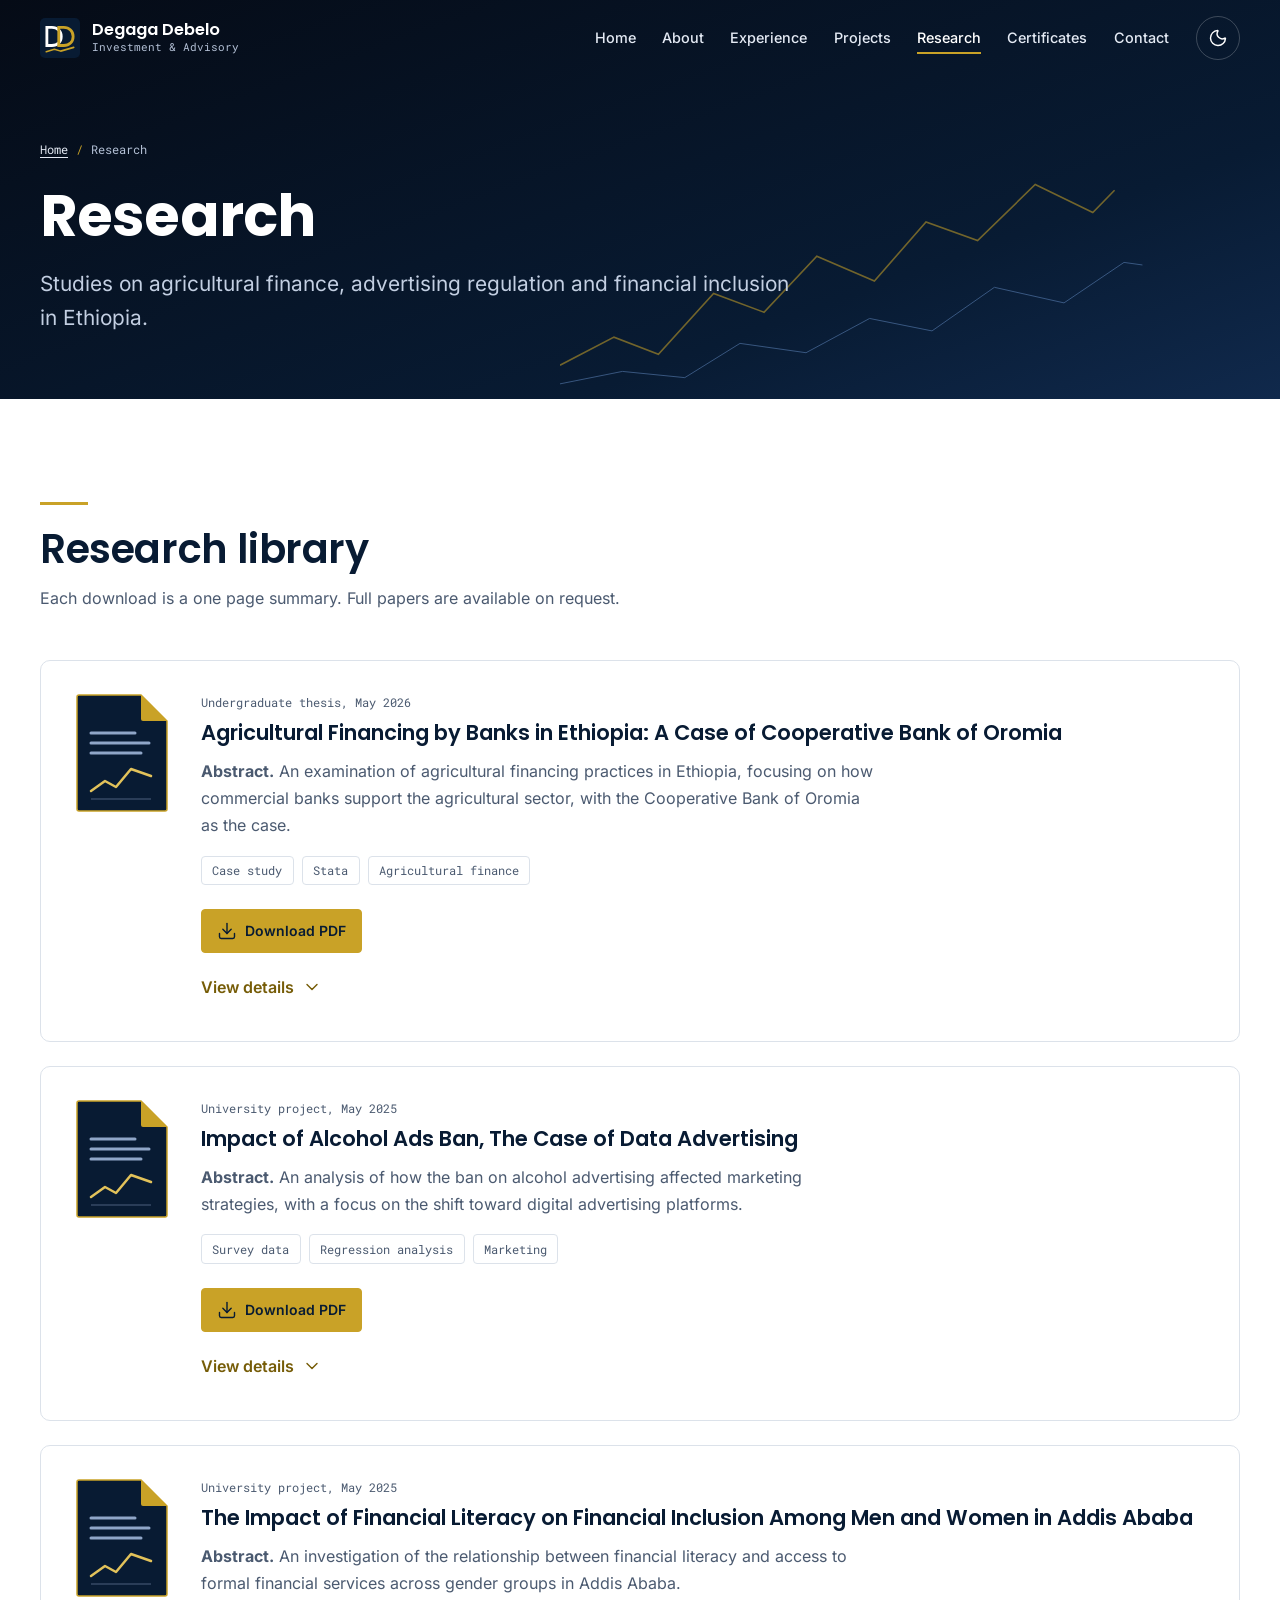
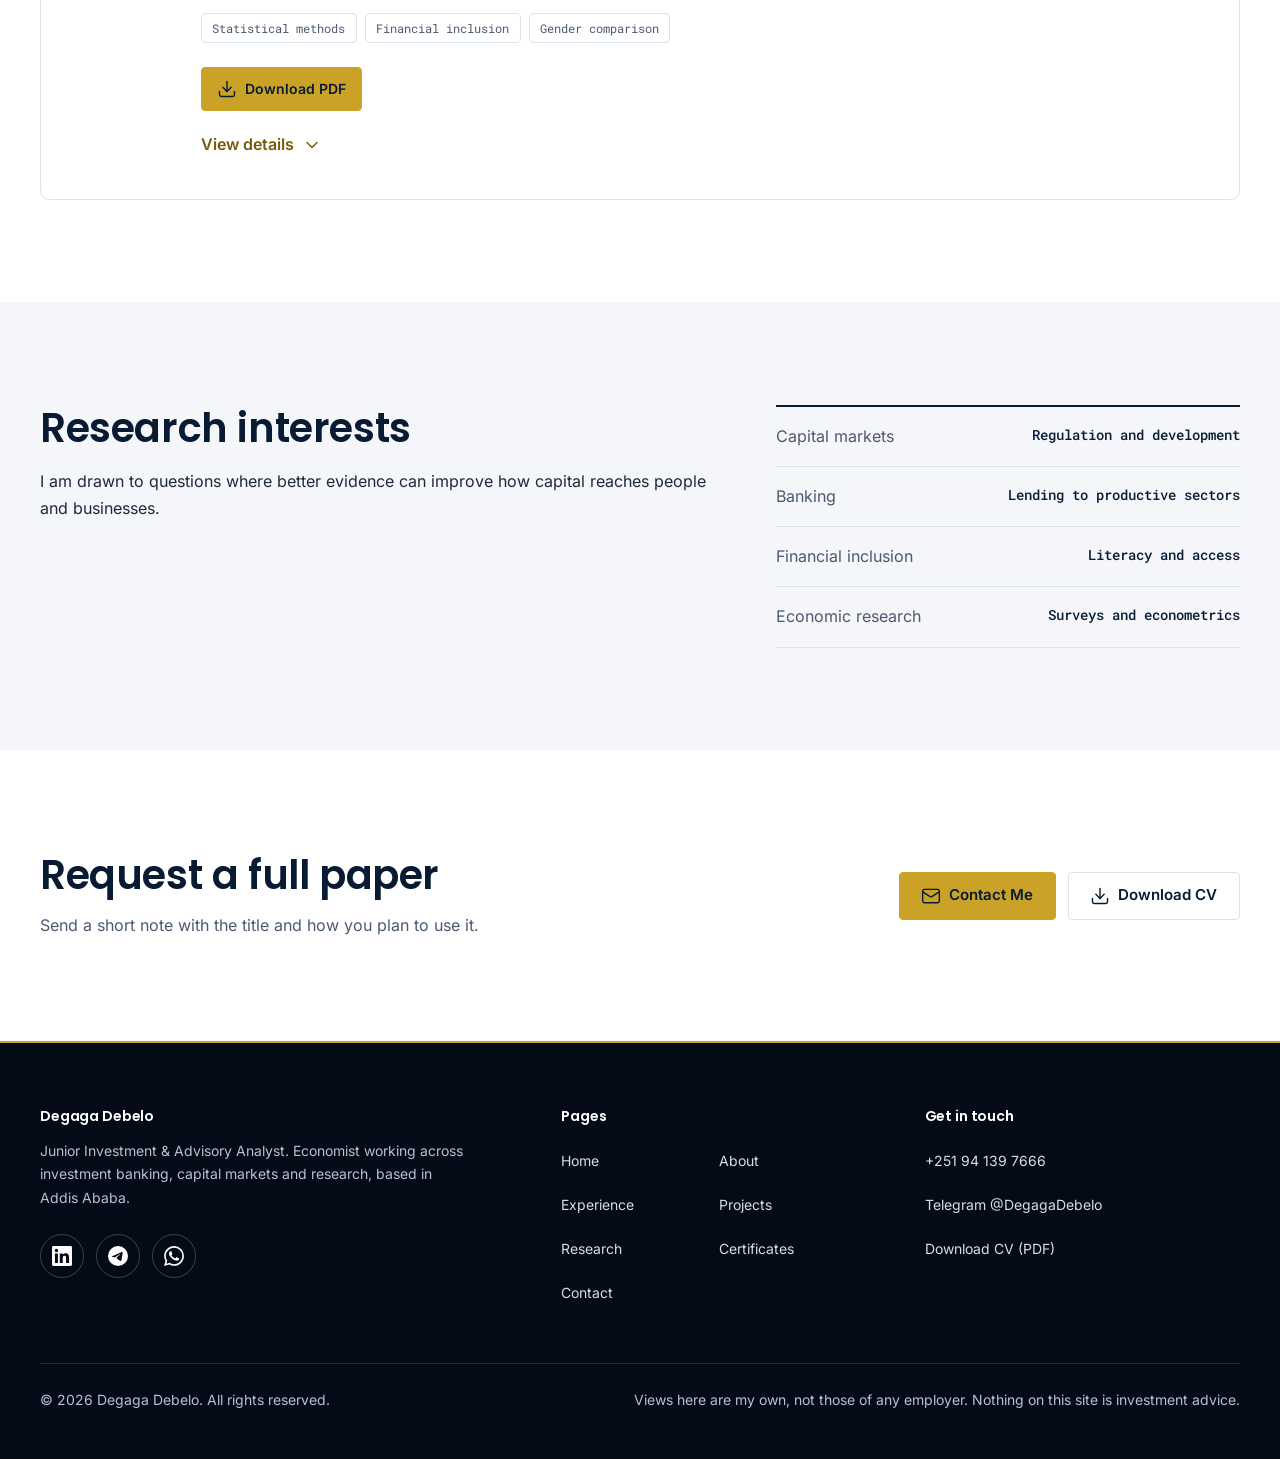
<file: research.html>
<!DOCTYPE html>
<html lang="en" data-theme="light">
<head>
  <meta charset="utf-8">
  <meta name="viewport" content="width=device-width, initial-scale=1, viewport-fit=cover">
  <title>Research Library | Degaga Debelo</title>
  <meta name="description" content="Research by Degaga Debelo: agricultural financing by banks, the alcohol advertising ban, and financial literacy and inclusion in Addis Ababa.">
  <meta name="author" content="Degaga Debelo">
  <meta name="robots" content="index, follow, max-image-preview:large">
  <meta name="theme-color" content="#081B33">
  <link rel="canonical" href="https://degagadebelo.github.io/research.html">

  <!-- Open Graph and Twitter cards -->
  <meta property="og:type" content="website">
  <meta property="og:site_name" content="Degaga Debelo">
  <meta property="og:locale" content="en_US">
  <meta property="og:title" content="Research Library | Degaga Debelo">
  <meta property="og:description" content="Research by Degaga Debelo: agricultural financing by banks, the alcohol advertising ban, and financial literacy and inclusion in Addis Ababa.">
  <meta property="og:url" content="https://degagadebelo.github.io/research.html">
  <meta property="og:image" content="https://degagadebelo.github.io/assets/images/og-image.jpg">
  <meta property="og:image:width" content="1200">
  <meta property="og:image:height" content="630">
  <meta property="og:image:alt" content="Degaga Debelo, Junior Investment and Advisory Analyst">
  <meta name="twitter:card" content="summary_large_image">
  <meta name="twitter:title" content="Research Library | Degaga Debelo">
  <meta name="twitter:description" content="Research by Degaga Debelo: agricultural financing by banks, the alcohol advertising ban, and financial literacy and inclusion in Addis Ababa.">
  <meta name="twitter:image" content="https://degagadebelo.github.io/assets/images/og-image.jpg">
  <meta name="twitter:image:alt" content="Degaga Debelo, Junior Investment and Advisory Analyst">

  <!-- Icons -->
  <link rel="icon" href="assets/icons/favicon.ico" sizes="48x48">
  <link rel="icon" href="assets/icons/favicon.svg" type="image/svg+xml">
  <link rel="apple-touch-icon" href="assets/icons/apple-touch-icon.png">
  <link rel="manifest" href="site.webmanifest">

  <!-- Styles; theme is applied before first paint -->
  <link rel="preload" href="assets/fonts/inter-var.woff2" as="font" type="font/woff2" crossorigin>
  <link rel="preload" href="assets/fonts/poppins-700.woff2" as="font" type="font/woff2" crossorigin>
  <script>(function(d){var t,v;try{t=localStorage.getItem('dd-theme');v=sessionStorage.getItem('dd-visited')}catch(e){}if(!t)t=window.matchMedia&&matchMedia('(prefers-color-scheme: dark)').matches?'dark':'light';d.dataset.theme=t;d.classList.add('js');if(!v)d.classList.add('show-loader');addEventListener('pagereveal',function(e){if(e.viewTransition)e.viewTransition.ready.catch(function(){})})})(document.documentElement)</script>
  <link rel="stylesheet" href="assets/css/style.css">
  <link rel="stylesheet" href="assets/css/animations.css">
  <link rel="stylesheet" href="assets/css/responsive.css">

  <script type="application/ld+json">{"@context":"https://schema.org","@graph":[{"@type":"Person","@id":"https://degagadebelo.github.io/#person","name":"Degaga Debelo","alternateName":"Degaga Debelo Ajema","url":"https://degagadebelo.github.io/","image":"https://degagadebelo.github.io/assets/images/degaga-debelo.jpg","jobTitle":"Junior Investment & Advisory Analyst","description":"Economist working in investment banking, capital markets, financial analysis, investment advisory and research.","telephone":"+251941397666","address":{"@type":"PostalAddress","addressLocality":"Addis Ababa","addressCountry":"ET"},"worksFor":{"@type":"Organization","name":"AMG Investment Bank"},"alumniOf":{"@type":"CollegeOrUniversity","name":"Addis Ababa University"},"knowsAbout":["Investment Banking","Capital Markets","Financial Analysis","Investment Advisory","Economic Research","Financial Markets"],"knowsLanguage":["en","om","am"],"sameAs":["https://www.linkedin.com/in/degaga-debelo-b54b56225","https://t.me/DegagaDebelo"]},{"@type":"CollectionPage","@id":"https://degagadebelo.github.io/research.html#page","url":"https://degagadebelo.github.io/research.html","name":"Research Library | Degaga Debelo","description":"Research by Degaga Debelo: agricultural financing by banks, the alcohol advertising ban, and financial literacy and inclusion in Addis Ababa.","inLanguage":"en","about":{"@id":"https://degagadebelo.github.io/#person"},"isPartOf":{"@type":"WebSite","@id":"https://degagadebelo.github.io/#website","url":"https://degagadebelo.github.io/","name":"Degaga Debelo"}},{"@type":"BreadcrumbList","itemListElement":[{"@type":"ListItem","position":1,"name":"Home","item":"https://degagadebelo.github.io/"},{"@type":"ListItem","position":2,"name":"Research","item":"https://degagadebelo.github.io/research.html"}]},{"@type":"CreativeWork","name":"Agricultural Financing by Banks in Ethiopia: A Case of Cooperative Bank of Oromia","abstract":"An examination of agricultural financing practices in Ethiopia, focusing on how commercial banks support the agricultural sector, with the Cooperative Bank of Oromia as the case.","dateCreated":"2026-05","author":{"@id":"https://degagadebelo.github.io/#person"},"url":"https://degagadebelo.github.io/research.html#agricultural-financing"},{"@type":"CreativeWork","name":"Impact of Alcohol Ads Ban, The Case of Data Advertising","abstract":"An analysis of how the ban on alcohol advertising affected marketing strategies, with a focus on the shift toward digital advertising platforms.","dateCreated":"2025-05","author":{"@id":"https://degagadebelo.github.io/#person"},"url":"https://degagadebelo.github.io/research.html#alcohol-ad-ban"},{"@type":"CreativeWork","name":"The Impact of Financial Literacy on Financial Inclusion Among Men and Women in Addis Ababa","abstract":"An investigation of the relationship between financial literacy and access to formal financial services across gender groups in Addis Ababa.","dateCreated":"2025-05","author":{"@id":"https://degagadebelo.github.io/#person"},"url":"https://degagadebelo.github.io/research.html#financial-literacy"}]}</script>
  <script src="assets/js/darkmode.js" defer></script>
  <script src="assets/js/scroll.js" defer></script>
  <script src="assets/js/main.js" defer></script>
</head>
<body>
  <a class="skip-link" href="#main">Skip to content</a>
  <div class="loader" aria-hidden="true">
    <svg viewBox="0 0 120 56"><path d="M4 46 28 34l16 8 26-26 16 10 30-22"/></svg>
    <span>Degaga Debelo</span>
  </div>

  <header class="site-header">
    <div class="container nav">
      <a class="brand" href="index.html">
        <img src="assets/icons/logo.svg" width="40" height="40" alt="">
        <span>Degaga Debelo<small>Investment &amp; Advisory</small></span>
      </a>
      <nav class="nav-menu" id="nav-menu" aria-label="Main">
        <ul class="nav-list">
          <li><a href="index.html">Home</a></li>
          <li><a href="about.html">About</a></li>
          <li><a href="experience.html">Experience</a></li>
          <li><a href="projects.html">Projects</a></li>
          <li><a href="research.html" aria-current="page">Research</a></li>
          <li><a href="certificates.html">Certificates</a></li>
          <li><a href="contact.html">Contact</a></li>
        </ul>
      </nav>
      <button class="icon-btn theme-toggle" type="button" aria-label="Dark mode" aria-pressed="false"><svg class="icon icon-moon" viewBox="0 0 24 24" aria-hidden="true" focusable="false"><path d="M20.985 12.486a9 9 0 1 1-9.473-9.472c.405-.022.617.46.402.803a6 6 0 0 0 8.268 8.268c.344-.215.825-.004.803.401" /></svg><svg class="icon icon-sun" viewBox="0 0 24 24" aria-hidden="true" focusable="false"><circle cx="12" cy="12" r="4" /><path d="M12 2v2" /><path d="M12 20v2" /><path d="m4.93 4.93 1.41 1.41" /><path d="m17.66 17.66 1.41 1.41" /><path d="M2 12h2" /><path d="M20 12h2" /><path d="m6.34 17.66-1.41 1.41" /><path d="m19.07 4.93-1.41 1.41" /></svg></button>
      <button class="icon-btn nav-toggle" type="button" aria-label="Open menu" aria-expanded="false" aria-controls="nav-menu"><svg class="icon icon-menu" viewBox="0 0 24 24" aria-hidden="true" focusable="false"><path d="M4 5h16" /><path d="M4 12h16" /><path d="M4 19h16" /></svg><svg class="icon icon-close" viewBox="0 0 24 24" aria-hidden="true" focusable="false"><path d="M18 6 6 18" /><path d="m6 6 12 12" /></svg></button>
    </div>
    <div class="scroll-progress" aria-hidden="true"></div>
  </header>

  <main id="main" tabindex="-1">
    <section class="page-head">
      <div class="container">
        <nav aria-label="Breadcrumb">
          <ol class="breadcrumb">
            <li><a href="index.html">Home</a></li>
            <li aria-current="page">Research</li>
          </ol>
        </nav>
        <h1 class="enter">Research</h1>
        <p class="lead enter" style="--d:.12s">Studies on agricultural finance, advertising regulation and financial inclusion in Ethiopia.</p>
      </div>
      <svg class="page-head__chart" viewBox="0 0 600 200" preserveAspectRatio="none" aria-hidden="true" focusable="false">
        <path pathLength="1" d="M0 178 45 160 82 171 128 132 170 144 214 108 262 124 305 86 348 98 396 62 444 80 492 42 540 52 600 14"/>
        <path pathLength="1" d="M0 190 52 182 104 186 150 164 205 170 258 148 310 156 362 128 420 138 470 112 526 118 600 86"/>
      </svg>
    </section>

    <section class="section">
      <div class="container">
        <div class="section-head" data-reveal>
          <div>
            <h2>Research library</h2>
            <p>Each download is a one page summary. Full papers are available on request.</p>
          </div>
        </div>
        <ul class="library">
          <li class="paper" id="agricultural-financing" data-reveal>
            <svg class="doc-icon" viewBox="0 0 96 120" aria-hidden="true" focusable="false">
              <path d="M6 2h62l26 26v88a2 2 0 0 1-2 2H6a2 2 0 0 1-2-2V4a2 2 0 0 1 2-2z" fill="#081B33" stroke="#C9A227" stroke-width="1.5"/>
              <path d="M68 2v24a2 2 0 0 0 2 2h24z" fill="#C9A227"/>
              <path d="M18 40h44M18 50h58M18 60h50" stroke="#8FA6C8" stroke-width="3" stroke-linecap="round"/>
              <path d="M18 98l14-10 11 6 15-18 20 7" fill="none" stroke="#E2C25A" stroke-width="2.5" stroke-linecap="round" stroke-linejoin="round"/>
              <path d="M18 106h60" stroke="#8FA6C8" stroke-opacity=".5"/>
            </svg>
            <div>
              <p class="paper__meta">Undergraduate thesis, <time datetime="2026-05">May 2026</time></p>
              <h3>Agricultural Financing by Banks in Ethiopia: A Case of Cooperative Bank of Oromia</h3>
              <p class="paper__abstract"><strong>Abstract.</strong> An examination of agricultural financing practices in Ethiopia, focusing on how commercial banks support the agricultural sector, with the Cooperative Bank of Oromia as the case.</p>
              <ul class="tags" aria-label="Methods and tools"><li>Case study</li><li>Stata</li><li>Agricultural finance</li></ul>
              <div class="actions">
                <a class="btn btn--gold btn--small" href="assets/documents/research/agricultural-financing-cooperative-bank-of-oromia.pdf" download><svg class="icon" viewBox="0 0 24 24" aria-hidden="true" focusable="false"><path d="M12 15V3" /><path d="M21 15v4a2 2 0 0 1-2 2H5a2 2 0 0 1-2-2v-4" /><path d="m7 10 5 5 5-5" /></svg>Download PDF<span class="sr-only"> summary of Agricultural Financing by Banks in Ethiopia</span></a>
                <details class="disclosure">
                  <summary>View details<svg class="icon" viewBox="0 0 24 24" aria-hidden="true" focusable="false"><path d="m6 9 6 6 6-6" /></svg></summary>
                  <div class="disclosure__body">
                    <h4>Research question</h4>
                    <p>How do commercial banks support the agricultural sector, and what shapes their lending to it?</p>
                    <h4>Method</h4>
                    <p>Case study and data analysis.</p>
                    <h4>Areas examined</h4>
                    <ul class="checklist"><li>Agricultural financing practices</li><li>The role of commercial banks in the sector</li><li>Lending patterns, challenges and opportunities</li></ul>
                  </div>
                </details>
              </div>
            </div>
          </li>
          <li class="paper" id="alcohol-ad-ban" data-reveal>
            <svg class="doc-icon" viewBox="0 0 96 120" aria-hidden="true" focusable="false">
              <path d="M6 2h62l26 26v88a2 2 0 0 1-2 2H6a2 2 0 0 1-2-2V4a2 2 0 0 1 2-2z" fill="#081B33" stroke="#C9A227" stroke-width="1.5"/>
              <path d="M68 2v24a2 2 0 0 0 2 2h24z" fill="#C9A227"/>
              <path d="M18 40h44M18 50h58M18 60h50" stroke="#8FA6C8" stroke-width="3" stroke-linecap="round"/>
              <path d="M18 98l14-10 11 6 15-18 20 7" fill="none" stroke="#E2C25A" stroke-width="2.5" stroke-linecap="round" stroke-linejoin="round"/>
              <path d="M18 106h60" stroke="#8FA6C8" stroke-opacity=".5"/>
            </svg>
            <div>
              <p class="paper__meta">University project, <time datetime="2025-05">May 2025</time></p>
              <h3>Impact of Alcohol Ads Ban, The Case of Data Advertising</h3>
              <p class="paper__abstract"><strong>Abstract.</strong> An analysis of how the ban on alcohol advertising affected marketing strategies, with a focus on the shift toward digital advertising platforms.</p>
              <ul class="tags" aria-label="Methods and tools"><li>Survey data</li><li>Regression analysis</li><li>Marketing</li></ul>
              <div class="actions">
                <a class="btn btn--gold btn--small" href="assets/documents/research/alcohol-advertising-ban-digital-advertising.pdf" download><svg class="icon" viewBox="0 0 24 24" aria-hidden="true" focusable="false"><path d="M12 15V3" /><path d="M21 15v4a2 2 0 0 1-2 2H5a2 2 0 0 1-2-2v-4" /><path d="m7 10 5 5 5-5" /></svg>Download PDF<span class="sr-only"> summary of Impact of the Alcohol Advertising Ban</span></a>
                <details class="disclosure">
                  <summary>View details<svg class="icon" viewBox="0 0 24 24" aria-hidden="true" focusable="false"><path d="m6 9 6 6 6-6" /></svg></summary>
                  <div class="disclosure__body">
                    <h4>Research question</h4>
                    <p>How did marketing strategy, consumer perception and behavior change after the ban?</p>
                    <h4>Method</h4>
                    <p>Survey data and regression analysis.</p>
                    <h4>Areas examined</h4>
                    <ul class="checklist"><li>Changes in marketing strategy</li><li>The shift to digital advertising platforms</li><li>Consumer perception and behavior</li></ul>
                  </div>
                </details>
              </div>
            </div>
          </li>
          <li class="paper" id="financial-literacy" data-reveal>
            <svg class="doc-icon" viewBox="0 0 96 120" aria-hidden="true" focusable="false">
              <path d="M6 2h62l26 26v88a2 2 0 0 1-2 2H6a2 2 0 0 1-2-2V4a2 2 0 0 1 2-2z" fill="#081B33" stroke="#C9A227" stroke-width="1.5"/>
              <path d="M68 2v24a2 2 0 0 0 2 2h24z" fill="#C9A227"/>
              <path d="M18 40h44M18 50h58M18 60h50" stroke="#8FA6C8" stroke-width="3" stroke-linecap="round"/>
              <path d="M18 98l14-10 11 6 15-18 20 7" fill="none" stroke="#E2C25A" stroke-width="2.5" stroke-linecap="round" stroke-linejoin="round"/>
              <path d="M18 106h60" stroke="#8FA6C8" stroke-opacity=".5"/>
            </svg>
            <div>
              <p class="paper__meta">University project, <time datetime="2025-05">May 2025</time></p>
              <h3>The Impact of Financial Literacy on Financial Inclusion Among Men and Women in Addis Ababa</h3>
              <p class="paper__abstract"><strong>Abstract.</strong> An investigation of the relationship between financial literacy and access to formal financial services across gender groups in Addis Ababa.</p>
              <ul class="tags" aria-label="Methods and tools"><li>Statistical methods</li><li>Financial inclusion</li><li>Gender comparison</li></ul>
              <div class="actions">
                <a class="btn btn--gold btn--small" href="assets/documents/research/financial-literacy-financial-inclusion-addis-ababa.pdf" download><svg class="icon" viewBox="0 0 24 24" aria-hidden="true" focusable="false"><path d="M12 15V3" /><path d="M21 15v4a2 2 0 0 1-2 2H5a2 2 0 0 1-2-2v-4" /><path d="m7 10 5 5 5-5" /></svg>Download PDF<span class="sr-only"> summary of Financial Literacy and Financial Inclusion</span></a>
                <details class="disclosure">
                  <summary>View details<svg class="icon" viewBox="0 0 24 24" aria-hidden="true" focusable="false"><path d="m6 9 6 6 6-6" /></svg></summary>
                  <div class="disclosure__body">
                    <h4>Research question</h4>
                    <p>Does financial literacy relate to access to formal financial services differently for men and women?</p>
                    <h4>Method</h4>
                    <p>Statistical analysis of disparities between groups.</p>
                    <h4>Areas examined</h4>
                    <ul class="checklist"><li>Financial literacy levels</li><li>Access to formal financial services</li><li>Targeted educational interventions</li></ul>
                  </div>
                </details>
              </div>
            </div>
          </li>
        </ul>
      </div>
    </section>

    <section class="section section--alt">
      <div class="container">
        <div class="split">
          <div data-reveal="left">
            <h2>Research interests</h2>
            <p>I am drawn to questions where better evidence can improve how capital reaches people and businesses.</p>
          </div>
          <dl class="ledger" data-reveal="right">
            <div><dt>Capital markets</dt><dd>Regulation and development</dd></div>
            <div><dt>Banking</dt><dd>Lending to productive sectors</dd></div>
            <div><dt>Financial inclusion</dt><dd>Literacy and access</dd></div>
            <div><dt>Economic research</dt><dd>Surveys and econometrics</dd></div>
          </dl>
        </div>
      </div>
    </section>

    <section class="section">
      <div class="container">
        <div class="cta" data-reveal="zoom">
          <div>
            <h2>Request a full paper</h2>
            <p>Send a short note with the title and how you plan to use it.</p>
          </div>
          <div class="actions">
            <a class="btn btn--gold" href="contact.html"><svg class="icon" viewBox="0 0 24 24" aria-hidden="true" focusable="false"><path d="m22 7-8.991 5.727a2 2 0 0 1-2.009 0L2 7" /><rect x="2" y="4" width="20" height="16" rx="2" /></svg>Contact Me</a>
            <a class="btn" href="assets/documents/Degaga-Debelo-CV.pdf" download="Degaga-Debelo-CV.pdf"><svg class="icon" viewBox="0 0 24 24" aria-hidden="true" focusable="false"><path d="M12 15V3" /><path d="M21 15v4a2 2 0 0 1-2 2H5a2 2 0 0 1-2-2v-4" /><path d="m7 10 5 5 5-5" /></svg>Download CV</a>
          </div>
        </div>
      </div>
    </section>
  </main>

  <footer class="site-footer">
    <div class="container">
      <div class="footer__top">
        <div>
          <h2>Degaga Debelo</h2>
          <p>Junior Investment &amp; Advisory Analyst. Economist working across investment banking, capital markets and research, based in Addis Ababa.</p>
          <ul class="social" aria-label="Social profiles">
            <li><a class="icon-btn" href="https://www.linkedin.com/in/degaga-debelo-b54b56225" target="_blank" rel="noopener noreferrer" aria-label="LinkedIn (opens in a new tab)"><svg class="icon icon--fill" viewBox="0 0 24 24" aria-hidden="true" focusable="false"><path d="M20.447 20.452h-3.554v-5.569c0-1.328-.027-3.037-1.852-3.037-1.853 0-2.136 1.445-2.136 2.939v5.667H9.351V9h3.414v1.561h.046c.477-.9 1.637-1.85 3.37-1.85 3.601 0 4.267 2.37 4.267 5.455v6.286zM5.337 7.433c-1.144 0-2.063-.926-2.063-2.065 0-1.138.92-2.063 2.063-2.063 1.14 0 2.064.925 2.064 2.063 0 1.139-.925 2.065-2.064 2.065zm1.782 13.019H3.555V9h3.564v11.452zM22.225 0H1.771C.792 0 0 .774 0 1.729v20.542C0 23.227.792 24 1.771 24h20.451C23.2 24 24 23.227 24 22.271V1.729C24 .774 23.2 0 22.222 0h.003z"/></svg></a></li>
            <li><a class="icon-btn" href="https://t.me/DegagaDebelo" target="_blank" rel="noopener noreferrer" aria-label="Telegram (opens in a new tab)"><svg class="icon icon--fill" viewBox="0 0 24 24" aria-hidden="true" focusable="false"><path d="M11.944 0A12 12 0 0 0 0 12a12 12 0 0 0 12 12 12 12 0 0 0 12-12A12 12 0 0 0 12 0a12 12 0 0 0-.056 0zm4.962 7.224c.1-.002.321.023.465.14a.506.506 0 0 1 .171.325c.016.093.036.306.02.472-.18 1.898-.962 6.502-1.36 8.627-.168.9-.499 1.201-.82 1.23-.696.065-1.225-.46-1.9-.902-1.056-.693-1.653-1.124-2.678-1.8-1.185-.78-.417-1.21.258-1.91.177-.184 3.247-2.977 3.307-3.23.007-.032.014-.15-.056-.212s-.174-.041-.249-.024c-.106.024-1.793 1.14-5.061 3.345-.48.33-.913.49-1.302.48-.428-.008-1.252-.241-1.865-.44-.752-.245-1.349-.374-1.297-.789.027-.216.325-.437.893-.663 3.498-1.524 5.83-2.529 6.998-3.014 3.332-1.386 4.025-1.627 4.476-1.635z"/></svg></a></li>
            <li><a class="icon-btn" href="https://wa.me/251941397666" target="_blank" rel="noopener noreferrer" aria-label="WhatsApp (opens in a new tab)"><svg class="icon icon--fill" viewBox="0 0 24 24" aria-hidden="true" focusable="false"><path d="M17.472 14.382c-.297-.149-1.758-.867-2.03-.967-.273-.099-.471-.148-.67.15-.197.297-.767.966-.94 1.164-.173.199-.347.223-.644.075-.297-.15-1.255-.463-2.39-1.475-.883-.788-1.48-1.761-1.653-2.059-.173-.297-.018-.458.13-.606.134-.133.298-.347.446-.52.149-.174.198-.298.298-.497.099-.198.05-.371-.025-.52-.075-.149-.669-1.612-.916-2.207-.242-.579-.487-.5-.669-.51-.173-.008-.371-.01-.57-.01-.198 0-.52.074-.792.372-.272.297-1.04 1.016-1.04 2.479 0 1.462 1.065 2.875 1.213 3.074.149.198 2.096 3.2 5.077 4.487.709.306 1.262.489 1.694.625.712.227 1.36.195 1.871.118.571-.085 1.758-.719 2.006-1.413.248-.694.248-1.289.173-1.413-.074-.124-.272-.198-.57-.347m-5.421 7.403h-.004a9.87 9.87 0 01-5.031-1.378l-.361-.214-3.741.982.998-3.648-.235-.374a9.86 9.86 0 01-1.51-5.26c.001-5.45 4.436-9.884 9.888-9.884 2.64 0 5.122 1.03 6.988 2.898a9.825 9.825 0 012.893 6.994c-.003 5.45-4.437 9.884-9.885 9.884m8.413-18.297A11.815 11.815 0 0012.05 0C5.495 0 .16 5.335.157 11.892c0 2.096.547 4.142 1.588 5.945L.057 24l6.305-1.654a11.882 11.882 0 005.683 1.448h.005c6.554 0 11.89-5.335 11.893-11.893a11.821 11.821 0 00-3.48-8.413Z"/></svg></a></li>
            <li data-email-item hidden><a class="icon-btn" href="contact.html" data-email-link aria-label="Email"><svg class="icon" viewBox="0 0 24 24" aria-hidden="true" focusable="false"><path d="m22 7-8.991 5.727a2 2 0 0 1-2.009 0L2 7" /><rect x="2" y="4" width="20" height="16" rx="2" /></svg></a></li>
          </ul>
        </div>
        <nav aria-label="Footer">
          <h2>Pages</h2>
          <ul class="footer__nav">
            <li><a href="index.html">Home</a></li>
            <li><a href="about.html">About</a></li>
            <li><a href="experience.html">Experience</a></li>
            <li><a href="projects.html">Projects</a></li>
            <li><a href="research.html">Research</a></li>
            <li><a href="certificates.html">Certificates</a></li>
            <li><a href="contact.html">Contact</a></li>
          </ul>
        </nav>
        <div>
          <h2>Get in touch</h2>
          <ul>
            <li data-email-item hidden><a href="contact.html" data-email-link data-email-text>Email</a></li>
            <li><a href="tel:+251941397666">+251 94 139 7666</a></li>
            <li><a href="https://t.me/DegagaDebelo" target="_blank" rel="noopener noreferrer">Telegram @DegagaDebelo<span class="sr-only"> (opens in a new tab)</span></a></li>
            <li><a href="assets/documents/Degaga-Debelo-CV.pdf" download="Degaga-Debelo-CV.pdf">Download CV (PDF)</a></li>
          </ul>
        </div>
      </div>
      <div class="footer__bottom">
        <p>&copy; <span data-year>2026</span> Degaga Debelo. All rights reserved.</p>
        <p>Views here are my own, not those of any employer. Nothing on this site is investment advice.</p>
      </div>
    </div>
  </footer>
  <button class="to-top" type="button" aria-label="Back to top"><svg class="icon" viewBox="0 0 24 24" aria-hidden="true" focusable="false"><path d="m18 15-6-6-6 6" /></svg></button>
</body>
</html>
</file>
<file: assets/css/style.css>
/* =====================================================================
   Degaga Debelo: design system
   1 Fonts · 2 Tokens · 3 Base · 4 Layout · 5 Header · 6 Buttons
   7 Hero · 8 Page header · 9 Components · 10 Footer
   Responsive rules live in responsive.css, motion in animations.css.
   ===================================================================== */

/* 1. Fonts (self-hosted, SIL Open Font License) */
@font-face{font-family:"Poppins";font-weight:500;font-display:swap;src:url("../fonts/poppins-500.woff2") format("woff2")}
@font-face{font-family:"Poppins";font-weight:600;font-display:swap;src:url("../fonts/poppins-600.woff2") format("woff2")}
@font-face{font-family:"Poppins";font-weight:700;font-display:swap;src:url("../fonts/poppins-700.woff2") format("woff2")}
@font-face{font-family:"Inter";font-weight:100 900;font-display:swap;src:url("../fonts/inter-var.woff2") format("woff2")}
@font-face{font-family:"Roboto Mono";font-weight:100 700;font-display:swap;src:url("../fonts/roboto-mono-var.woff2") format("woff2")}

/* 2. Tokens */
:root{
  /* brand palette */
  --navy:#081B33; --slate:#0F172A; --black:#050B16; --gold:#C9A227; --gold-light:#E2C25A;
  --white:#FFFFFF; --mist:#F4F6F9;
  /* semantic colours (light theme) */
  --bg:#FFFFFF; --bg-alt:#F4F6F9; --surface:#FFFFFF; --glass:rgba(255,255,255,.72);
  --text:#1E293B; --heading:#081B33; --muted:#4B5A70; --line:#DCE2EA;
  --accent-text:#765C07; --shadow:0 18px 44px -24px rgba(8,27,51,.35);
  /* type */
  --font-display:"Poppins",system-ui,-apple-system,"Segoe UI",sans-serif;
  --font-body:"Inter",system-ui,-apple-system,"Segoe UI",sans-serif;
  --font-mono:"Roboto Mono",ui-monospace,SFMono-Regular,Menlo,monospace;
  --step-h1:clamp(2.1rem,1.3rem + 3.4vw,3.6rem);
  --step-h2:clamp(1.65rem,1.2rem + 1.9vw,2.5rem);
  --step-h3:clamp(1.12rem,1.04rem + .35vw,1.35rem);
  --step-small:.875rem; --step-micro:.78rem;
  /* spacing and shape */
  --s1:.25rem; --s2:.5rem; --s3:.75rem; --s4:1rem; --s5:1.5rem; --s6:2rem; --s7:3rem; --s8:4rem; --s9:6rem;
  --section:clamp(3.75rem,8vw,7rem); --gutter:clamp(1rem,4vw,2.5rem); --max:1200px;
  --radius-s:4px; --radius:10px; --header-h:76px;
  --ease:cubic-bezier(.2,.7,.2,1);
  color-scheme:light;
}
:root[data-theme="dark"]{
  --bg:#060D19; --bg-alt:#0A1528; --surface:#0E1C33; --glass:rgba(16,32,58,.66);
  --text:#DDE4EE; --heading:#FFFFFF; --muted:#A4B2C8; --line:#213553;
  --accent-text:#E2C25A; --shadow:0 20px 48px -24px rgba(0,0,0,.8);
  color-scheme:dark;
}

/* 3. Base */
*,*::before,*::after{box-sizing:border-box}
html{scroll-behavior:smooth;scroll-padding-top:calc(var(--header-h) + 12px);-webkit-text-size-adjust:100%;text-size-adjust:100%}
body{margin:0;background:var(--bg);color:var(--text);font:400 1rem/1.7 var(--font-body);overflow-x:hidden;-webkit-font-smoothing:antialiased}
img,svg,canvas,iframe{display:block;max-width:100%}
img{height:auto}
h1,h2,h3,h4{font-family:var(--font-display);color:var(--heading);line-height:1.18;margin:0 0 var(--s4);text-wrap:balance}
h1{font-size:var(--step-h1);font-weight:700;letter-spacing:-.015em}
h2{font-size:var(--step-h2);font-weight:600;letter-spacing:-.01em}
h3{font-size:var(--step-h3);font-weight:600}
h4{font-size:1rem;font-weight:600}
p{margin:0 0 var(--s4);max-width:68ch;text-wrap:pretty}
p:last-child{margin-bottom:0}
a{color:var(--accent-text);text-underline-offset:3px;text-decoration-thickness:1px}
a:hover{text-decoration-thickness:2px}
ul,ol{margin:0;padding:0}
button,input,select,textarea{font:inherit;color:inherit}
button{cursor:pointer}
:focus-visible{outline:3px solid var(--gold);outline-offset:3px}
::selection{background:var(--gold);color:var(--navy)}
[hidden]{display:none!important}
.sr-only{position:absolute!important;width:1px;height:1px;padding:0;margin:-1px;overflow:hidden;clip:rect(0 0 0 0);white-space:nowrap;border:0}
.skip-link{position:fixed;left:var(--s4);top:-80px;z-index:200;background:var(--gold);color:var(--navy);padding:var(--s3) var(--s5);border-radius:var(--radius-s);font-weight:600}
.skip-link:focus{top:var(--s3)}
.icon{width:1.25rem;height:1.25rem;flex:none;fill:none;stroke:currentColor;stroke-width:1.7;stroke-linecap:round;stroke-linejoin:round}
.icon--fill{fill:currentColor;stroke:none}
.mono{font-family:var(--font-mono);font-size:var(--step-small)}
.card .mono{color:var(--muted)}

/* 4. Layout */
.container{width:min(100% - 2 * var(--gutter),var(--max));margin-inline:auto}
.section{padding-block:var(--section)}
.section--alt{background:var(--bg-alt)}
.section--dark{background:var(--navy);color:#D5DEEB;--heading:#fff;--muted:#B4C1D6;--line:rgba(255,255,255,.14);--accent-text:var(--gold-light);--surface:#0F2342;--glass:rgba(255,255,255,.05)}
.section-head{display:flex;flex-wrap:wrap;align-items:end;justify-content:space-between;gap:var(--s4) var(--s6);margin-bottom:var(--s7)}
.section-head h2{position:relative;padding-top:var(--s5);margin-bottom:var(--s3)}
.section-head h2::before{content:"";position:absolute;top:0;left:0;width:48px;height:3px;background:var(--gold)}
.section-head p{color:var(--muted);margin:0}
.link-more{display:inline-flex;align-items:center;gap:var(--s2);font-weight:600;min-height:44px}
.split{display:grid;grid-template-columns:minmax(0,1.45fr) minmax(0,1fr);gap:clamp(2rem,5vw,5rem);align-items:start}
.grid{display:grid;gap:var(--s5);grid-template-columns:repeat(auto-fit,minmax(min(100%,var(--min,280px)),1fr))}
.lead{font-size:clamp(1.08rem,1rem + .4vw,1.3rem);line-height:1.65}

/* 5. Header and navigation */
.site-header{position:fixed;inset:0 0 auto;z-index:100;color:#fff;border-bottom:1px solid transparent;transition:background-color .35s,border-color .35s,box-shadow .35s}
.site-header.is-scrolled,.site-header.is-open{background:rgba(5,14,28,.94);border-color:rgba(201,162,39,.32);box-shadow:0 10px 30px -18px #000;-webkit-backdrop-filter:blur(14px);backdrop-filter:blur(14px)}
.nav{height:var(--header-h);display:flex;align-items:center;gap:var(--s4)}
.brand{display:inline-flex;align-items:center;gap:var(--s3);color:#fff;text-decoration:none;font:600 1.02rem/1.1 var(--font-display);white-space:nowrap;margin-right:auto;min-height:44px}
.brand img{width:40px;height:40px}
.brand small{display:block;font:400 .7rem/1.4 var(--font-mono);color:#B4C1D6}
.nav-list{display:flex;list-style:none;gap:var(--s1)}
.nav-list a{display:flex;align-items:center;min-height:44px;padding:0 .7rem;color:#E4EAF4;text-decoration:none;font-size:.9rem;font-weight:500;position:relative}
.nav-list a::after{content:"";position:absolute;left:.7rem;right:.7rem;bottom:6px;height:2px;background:var(--gold);transform:scaleX(0);transform-origin:left;transition:transform .3s var(--ease)}
.nav-list a:hover::after,.nav-list a[aria-current="page"]::after{transform:scaleX(1)}
.nav-list a[aria-current="page"]{color:#fff}
.icon-btn{display:inline-grid;place-items:center;width:44px;height:44px;border-radius:50%;border:1px solid rgba(255,255,255,.22);background:transparent;color:#fff;transition:border-color .25s,background-color .25s}
.icon-btn:hover{border-color:var(--gold);background:rgba(201,162,39,.14)}
.theme-toggle .icon-sun,:root[data-theme="dark"] .theme-toggle .icon-moon{display:none}
:root[data-theme="dark"] .theme-toggle .icon-sun{display:block}
.nav-toggle{display:none}
.nav-toggle .icon-close,.nav-toggle[aria-expanded="true"] .icon-menu{display:none}
.nav-toggle[aria-expanded="true"] .icon-close{display:block}
.scroll-progress{position:absolute;left:0;bottom:-1px;height:2px;width:100%;background:var(--gold);transform:scaleX(var(--progress,0));transform-origin:left}

/* 6. Buttons */
.btn{--btn-bg:transparent;--btn-fg:var(--heading);--btn-bd:var(--line);position:relative;overflow:hidden;isolation:isolate;display:inline-flex;align-items:center;justify-content:center;gap:var(--s2);min-height:48px;padding:.7rem 1.35rem;border:1px solid var(--btn-bd);border-radius:var(--radius-s);background:var(--btn-bg);color:var(--btn-fg);font-weight:600;font-size:.94rem;line-height:1.2;text-decoration:none;text-align:center;transition:transform .25s var(--ease),box-shadow .25s,border-color .25s,background-color .25s}
.btn:hover{transform:translateY(-2px);--btn-bd:var(--gold);text-decoration:none}
.btn:active{transform:none}
.btn--gold{--btn-bg:var(--gold);--btn-fg:var(--navy);--btn-bd:var(--gold)}
.btn--gold:hover{--btn-bg:var(--gold-light);box-shadow:0 12px 28px -14px rgba(201,162,39,.8)}
.btn--light{--btn-fg:#fff;--btn-bd:rgba(255,255,255,.4)}
.btn--text{--btn-bd:transparent;--btn-fg:var(--accent-text);padding-inline:.5rem}
.btn--small{min-height:44px;padding:.5rem .95rem;font-size:var(--step-small)}
.actions{display:flex;flex-wrap:wrap;gap:var(--s3)}

/* 7. Hero */
.hero{position:relative;isolation:isolate;display:flex;flex-direction:column;min-height:100vh;min-height:100svh;background:radial-gradient(90% 70% at 78% 35%,#123059 0%,transparent 60%),linear-gradient(180deg,var(--black),var(--navy) 75%);color:#D5DEEB;overflow:hidden}
.fin-grid{position:absolute;inset:-80px 0 0;z-index:-2;background-image:linear-gradient(rgba(148,178,220,.09) 1px,transparent 1px),linear-gradient(90deg,rgba(148,178,220,.09) 1px,transparent 1px);background-size:64px 64px;-webkit-mask-image:linear-gradient(#000 55%,transparent);mask-image:linear-gradient(#000 55%,transparent)}
.hero__canvas{position:absolute;inset:0;width:100%;height:100%;z-index:-1}
.hero__inner{flex:1;display:grid;grid-template-columns:minmax(0,1.2fr) minmax(0,.8fr);align-items:end;gap:var(--s6);padding-top:calc(var(--header-h) + var(--s6))}
.hero__copy{align-self:center;padding-block:var(--s6)}
.hero h1{color:#fff;font-size:clamp(3rem,1.2rem + 7.4vw,6.4rem);line-height:.98;letter-spacing:-.025em;text-transform:uppercase;margin-bottom:var(--s5)}
.hero h1 span{display:block}
.hero__role{font:500 clamp(1.1rem,.9rem + 1vw,1.6rem)/1.4 var(--font-display);color:var(--gold-light);margin-bottom:var(--s5)}
.hero__focus{display:grid;grid-template-columns:repeat(2,max-content);gap:var(--s2) var(--s6);list-style:none;margin-bottom:var(--s7);font:400 var(--step-small)/1.6 var(--font-mono);color:#CBD6E8}
.hero__focus li{display:flex;align-items:center;gap:var(--s3)}
.hero__focus li::before{content:"";width:6px;height:6px;background:var(--gold);transform:rotate(45deg)}
.portrait{position:relative;margin:0;justify-self:end;width:min(100%,500px)}
.portrait::before{content:"";position:absolute;inset:11% 3% 0 9%;border:1px solid rgba(201,162,39,.75);border-bottom:0;border-radius:var(--radius) var(--radius) 0 0;background:linear-gradient(180deg,rgba(255,255,255,.09),rgba(255,255,255,.01))}
.portrait img{position:relative;width:100%;aspect-ratio:1212/1297;-webkit-filter:drop-shadow(0 24px 40px rgba(0,0,0,.45));filter:drop-shadow(0 24px 40px rgba(0,0,0,.45))}
.portrait figcaption{position:absolute;left:-4%;bottom:var(--s6);display:flex;align-items:center;gap:var(--s3);padding:var(--s3) var(--s4) var(--s3) var(--s3);border:1px solid rgba(255,255,255,.2);border-radius:var(--radius);background:rgba(5,14,28,.78);-webkit-backdrop-filter:blur(12px);backdrop-filter:blur(12px);font-size:var(--step-small);line-height:1.35;color:#fff}
.portrait figcaption img{width:56px;height:52px;aspect-ratio:auto;border-radius:var(--radius-s);filter:none;-webkit-filter:none;object-fit:cover}
.portrait figcaption small{display:block;color:#B4C1D6;font-size:var(--step-micro)}
.tape{display:flex;align-items:center;border-block:1px solid rgba(201,162,39,.3);background:rgba(3,9,18,.82);font:500 var(--step-micro)/1 var(--font-mono);color:#D5DEEB}
.tape__view{flex:1;overflow:hidden;-webkit-mask-image:linear-gradient(90deg,transparent,#000 6%,#000 94%,transparent);mask-image:linear-gradient(90deg,transparent,#000 6%,#000 94%,transparent)}
.tape__track{display:flex;width:max-content}
.tape ul{display:flex;list-style:none}
.tape li{display:flex;align-items:center;gap:var(--s3);padding:1.05rem var(--s6);white-space:nowrap}
.tape li strong{color:var(--gold-light);font-weight:600}
.tape li::before{content:"";border-inline:5px solid transparent;border-bottom:8px solid var(--gold)}
.tape .icon-btn{width:44px;height:44px;margin:0 var(--s3);flex:none}
.motion-toggle .icon-play,.motion-toggle[aria-pressed="true"] .icon-pause{display:none}
.motion-toggle[aria-pressed="true"] .icon-play{display:block}

/* 8. Inner page header */
.page-head{position:relative;isolation:isolate;overflow:hidden;background:linear-gradient(160deg,var(--black),var(--navy) 70%,#10294C);color:#D5DEEB;padding:calc(var(--header-h) + var(--s8)) 0 var(--s8)}
.page-head h1{color:#fff;margin-bottom:var(--s4)}
.page-head p{color:#C3CFE2;max-width:60ch}
.page-head__chart{position:absolute;right:0;bottom:0;width:min(58%,720px);height:78%;z-index:-1;opacity:.55}
.page-head__chart path{fill:none;stroke:var(--gold);stroke-width:1.6;vector-effect:non-scaling-stroke}
.page-head__chart path+path{stroke:#5F86BC;stroke-width:1}
.breadcrumb{display:flex;list-style:none;gap:var(--s2);margin-bottom:var(--s5);font:400 var(--step-micro)/1.5 var(--font-mono);color:#B4C1D6}
.breadcrumb li+li::before{content:"/";margin-right:var(--s2);color:var(--gold)}
.breadcrumb a{color:#E4EAF4}

/* 9. Components */
.card{position:relative;background:var(--glass);border:1px solid var(--line);border-radius:var(--radius);padding:var(--s6);-webkit-backdrop-filter:blur(12px);backdrop-filter:blur(12px)}
.card--hover{transition:transform .35s var(--ease),box-shadow .35s,border-color .35s}
.card--hover:hover,.card--hover:focus-within{transform:translateY(-6px);box-shadow:var(--shadow);border-color:var(--gold)}
.card__icon{display:grid;place-items:center;width:48px;height:48px;margin-bottom:var(--s5);border-radius:var(--radius-s);background:var(--navy);color:var(--gold-light);border:1px solid rgba(201,162,39,.4)}
.card__icon .icon{width:1.5rem;height:1.5rem}
.tags{display:flex;flex-wrap:wrap;gap:var(--s2);list-style:none}
.tags li{padding:.28rem .65rem;border:1px solid var(--line);border-radius:var(--radius-s);font:400 var(--step-micro)/1.5 var(--font-mono);color:var(--muted);background:var(--surface)}
.checklist{list-style:none;display:grid;gap:var(--s2)}
.checklist li{position:relative;padding-left:1.4rem}
.checklist li::before{content:"";position:absolute;left:2px;top:.68em;width:7px;height:7px;background:var(--gold);transform:rotate(45deg)}

/* statistics */
.stats{display:grid;grid-template-columns:repeat(4,minmax(0,1fr));border-block:1px solid var(--line)}
.stat{display:flex;flex-direction:column-reverse;justify-content:flex-end;padding:var(--s6) var(--s5);margin:0}
.stat+.stat{border-left:1px solid var(--line)}
.stat dt{color:var(--muted);font-size:var(--step-small)}
.stat dd{margin:0;font:500 clamp(2.4rem,1.6rem + 3vw,3.8rem)/1.15 var(--font-mono);color:var(--accent-text);font-variant-numeric:tabular-nums}

/* skill groups */
.skill-group ul{list-style:none}
.skill-group li{display:flex;align-items:center;gap:var(--s3);padding:.7rem 0;border-top:1px solid var(--line)}
.skill-group li .icon{color:var(--accent-text);width:1.1rem;height:1.1rem}

/* quick facts and ledgers */
.facts{display:grid;grid-template-columns:repeat(4,minmax(0,1fr));gap:var(--s4)}
.fact{padding:var(--s5);background:var(--surface);border:1px solid var(--line);border-top:3px solid var(--gold);border-radius:var(--radius-s)}
.fact .icon{color:var(--accent-text);margin-bottom:var(--s4)}
.fact h3{font:500 var(--step-small)/1.4 var(--font-body);color:var(--muted);margin-bottom:var(--s1)}
.fact p{font:600 1.04rem/1.45 var(--font-display);color:var(--heading)}
.ledger{margin:0;border-top:2px solid var(--heading)}
.ledger>div{display:grid;grid-template-columns:minmax(0,1fr) auto;gap:var(--s2) var(--s5);padding:var(--s4) 0;border-bottom:1px solid var(--line)}
.ledger dt{color:var(--muted)}
.ledger dd{margin:0;text-align:right;font:500 var(--step-small)/1.7 var(--font-mono);color:var(--heading)}

/* compact list of roles (home page) */
.rows{list-style:none;border-top:1px solid var(--line)}
.row{display:grid;grid-template-columns:200px minmax(0,1fr) auto;gap:var(--s3) var(--s6);align-items:center;padding:var(--s5) 0;border-bottom:1px solid var(--line)}
.row time,.row .row__date{font:400 var(--step-small)/1.6 var(--font-mono);color:var(--muted)}
.row h3{margin-bottom:var(--s1)}
.row p{color:var(--muted)}

/* timeline */
.timeline{position:relative;list-style:none;max-width:920px}
.timeline::before,.timeline__fill{content:"";position:absolute;left:15px;top:8px;bottom:8px;width:2px;background:var(--line)}
.timeline__fill{background:var(--gold);transform:scaleY(var(--fill,0));transform-origin:top}
.timeline__item{position:relative;padding:0 0 var(--s7) 64px}
.timeline__item:last-of-type{padding-bottom:0}
.timeline__dot{position:absolute;left:6px;top:30px;width:20px;height:20px;border-radius:50%;background:var(--bg);border:2px solid var(--line);z-index:1;transition:border-color .4s,box-shadow .4s,background-color .4s}
.timeline__item.is-active .timeline__dot{border-color:var(--gold);background:var(--gold);box-shadow:0 0 0 6px rgba(201,162,39,.2)}
.role{background:var(--surface);border:1px solid var(--line);border-radius:var(--radius);padding:var(--s6);transition:border-color .3s,box-shadow .3s}
.timeline__item.is-active .role{box-shadow:var(--shadow)}
.role:hover{border-color:var(--gold)}
.role__head{display:flex;justify-content:space-between;align-items:flex-start;gap:var(--s5)}
.role__date{display:block;margin-bottom:var(--s2);font:500 var(--step-small)/1.5 var(--font-mono);color:var(--accent-text)}
.role__org{color:var(--muted);margin-bottom:var(--s4)}
.role__logo{width:96px;height:auto;border-radius:var(--radius-s);flex:none}
.role__badge{display:grid;place-items:center;width:64px;height:64px;flex:none;border-radius:var(--radius-s);background:var(--navy);color:var(--gold-light);font:600 .85rem/1 var(--font-mono);border:1px solid rgba(201,162,39,.4)}
.role__toggle{margin-top:var(--s5)}
.role__toggle .icon{transition:transform .3s var(--ease)}
.role__toggle[aria-expanded="true"] .icon{transform:rotate(180deg)}
.role__more{margin-top:var(--s5);padding-top:var(--s5);border-top:1px solid var(--line)}
.duties{display:grid;grid-template-columns:repeat(auto-fit,minmax(min(100%,300px),1fr));gap:var(--s5)}
.duties h4{margin-bottom:var(--s2)}
.duties p{color:var(--muted);font-size:.95rem}
.toolbar{display:flex;flex-wrap:wrap;gap:var(--s3);margin-bottom:var(--s7)}
.chip{min-height:44px;padding:.45rem 1.1rem;border:1px solid var(--line);border-radius:999px;background:var(--surface);color:var(--text);font-size:var(--step-small);font-weight:600;transition:background-color .2s,border-color .2s,color .2s}
.chip:hover{border-color:var(--gold)}
.chip[aria-pressed="true"]{background:var(--navy);border-color:var(--gold);color:#fff}

/* project cards */
.project{display:flex;flex-direction:column;padding:0;overflow:hidden;background:var(--surface)}
.project__art{position:relative;height:132px;background:linear-gradient(150deg,var(--black),#10294C);border-bottom:2px solid var(--gold);overflow:hidden}
.project__art svg{width:100%;height:100%;transition:transform .6s var(--ease)}
.project:hover .project__art svg{transform:scale(1.07)}
.project__art span{position:absolute;left:var(--s5);top:var(--s4);font:500 var(--step-micro)/1.4 var(--font-mono);color:#E4EAF4}
.project__body{display:flex;flex-direction:column;flex:1;padding:var(--s5) var(--s5) var(--s4)}
.project__body>p{color:var(--muted);font-size:.95rem}
.project .tags{margin:auto 0 var(--s5);padding-top:var(--s2)}
.project .actions{border-top:1px solid var(--line);padding-top:var(--s4);justify-content:space-between}

/* research library */
.library{display:grid;gap:var(--s5);list-style:none}
.paper{display:grid;grid-template-columns:96px minmax(0,1fr);gap:var(--s6);padding:var(--s6);background:var(--surface);border:1px solid var(--line);border-radius:var(--radius);transition:border-color .3s,box-shadow .3s}
.paper:hover{border-color:var(--gold);box-shadow:var(--shadow)}
.doc-icon{width:96px;height:auto;align-self:start;transition:transform .35s var(--ease)}
.paper:hover .doc-icon{transform:translateY(-4px) rotate(-2deg)}
.paper__meta{font:400 var(--step-micro)/1.6 var(--font-mono);color:var(--muted);margin-bottom:var(--s2)}
.paper h3{margin-bottom:var(--s3)}
.paper__abstract{color:var(--muted)}
.paper .actions{margin-top:var(--s5);align-items:flex-start}
.disclosure{flex:1 1 100%;order:3}
.disclosure summary{display:inline-flex;align-items:center;gap:var(--s2);min-height:44px;cursor:pointer;font-weight:600;color:var(--accent-text);list-style:none}
.disclosure summary::-webkit-details-marker{display:none}
.disclosure summary .icon{transition:transform .3s var(--ease)}
.disclosure[open] summary .icon{transform:rotate(180deg)}
.disclosure__body{padding-top:var(--s4);border-top:1px solid var(--line);margin-top:var(--s2)}

/* certificate gallery */
.cert{display:flex;flex-direction:column;background:var(--surface);border:1px solid var(--line);border-radius:var(--radius);overflow:hidden}
.cert__preview{position:relative;display:block;width:100%;aspect-ratio:4/3;padding:var(--s4);border:0;background:var(--bg-alt);overflow:hidden}
.cert__preview img{width:100%;height:100%;object-fit:contain;filter:drop-shadow(0 8px 14px rgba(8,27,51,.22));transition:transform .5s var(--ease)}
.cert__preview .cert__zoom{position:absolute;inset:0;display:grid;place-items:center;background:rgba(5,14,28,.62);color:#fff;font-weight:600;opacity:0;transition:opacity .3s}
.cert__preview:hover img{transform:scale(1.05)}
.cert__preview:hover .cert__zoom,.cert__preview:focus-visible .cert__zoom{opacity:1}
.cert__preview:focus-visible{outline-offset:-4px}
.cert__preview--link{display:grid;place-items:center;color:var(--accent-text);text-decoration:none}
.cert__preview--link .icon{width:56px;height:56px;stroke-width:1.1}
.cert__body{display:flex;flex-direction:column;flex:1;padding:var(--s5);border-top:1px solid var(--line)}
.cert__body h3{font-size:1.08rem;margin-bottom:var(--s2)}
.cert__body p{color:var(--muted);font-size:var(--step-small);margin-bottom:var(--s2)}
.cert__body .actions{margin-top:auto;padding-top:var(--s4)}

/* portrait print and pull quote */
.photo{margin:0;justify-self:center;width:100%;max-width:460px}
.photo img{width:100%;border:1px solid var(--line);border-bottom:3px solid var(--gold);border-radius:var(--radius);background:#fff}
.photo figcaption{margin-top:var(--s3);font:400 var(--step-micro)/1.5 var(--font-mono);color:var(--muted)}
.quote{margin:var(--s6) 0 0;padding-left:var(--s5);border-left:3px solid var(--gold)}
.quote blockquote{margin:0}
.quote p{font:500 1.05rem/1.6 var(--font-display);color:var(--heading);margin-bottom:var(--s2)}
.quote figcaption{font-size:var(--step-small);color:var(--muted)}
.split--even{grid-template-columns:repeat(2,minmax(0,1fr))}
.checklist--columns{grid-template-columns:repeat(auto-fit,minmax(min(100%,200px),1fr))}

/* dialog / modal */
.modal{width:min(100% - 2rem,720px);max-height:min(90vh,900px);max-height:min(90dvh,900px);padding:0;border:1px solid rgba(201,162,39,.55);border-radius:var(--radius);background:var(--surface);color:var(--text);box-shadow:0 40px 90px -30px #000;overscroll-behavior:contain}
.modal::backdrop{background:rgba(3,9,18,.78);-webkit-backdrop-filter:blur(6px);backdrop-filter:blur(6px)}
.modal--wide{width:min(100% - 2rem,1040px)}
.modal__bar{position:sticky;top:0;z-index:2;display:flex;align-items:center;justify-content:space-between;gap:var(--s4);padding:var(--s3) var(--s3) var(--s3) var(--s5);border-bottom:1px solid var(--line);background:var(--surface)}
.modal__bar h2{font-size:1.08rem;margin:0}
.modal .icon-btn{color:var(--heading);border-color:var(--line);flex:none}
.modal__content{padding:var(--s5)}
.modal__content img{margin-inline:auto;max-height:66vh;width:auto;border-radius:var(--radius-s);background:#fff}
.modal__content h3{font-size:1.02rem;margin:var(--s5) 0 var(--s2)}
.modal__content h3:first-child{margin-top:0}
.modal__foot{display:flex;flex-wrap:wrap;align-items:center;justify-content:space-between;gap:var(--s3);padding:0 var(--s5) var(--s5)}

/* values, languages, education */
.values{list-style:none;counter-reset:none;display:grid;grid-template-columns:repeat(2,minmax(0,1fr));gap:0 var(--s7)}
.values li{display:grid;grid-template-columns:auto 1fr;gap:var(--s4);padding:var(--s5) 0;border-top:1px solid var(--line)}
.values .icon{color:var(--accent-text);width:1.6rem;height:1.6rem}
.values h3{font-size:1.08rem;margin-bottom:var(--s1)}
.values p{color:var(--muted);font-size:.95rem}
.languages{list-style:none;display:grid;gap:var(--s4)}
.languages li{display:flex;justify-content:space-between;align-items:center;gap:var(--s4);padding:var(--s4) var(--s5);background:var(--surface);border:1px solid var(--line);border-radius:var(--radius-s);font-weight:600}
.languages .rating{display:flex;gap:5px}
.languages .rating i{width:10px;height:10px;background:var(--gold);transform:rotate(45deg)}
.objective{margin:0;padding:var(--s6) 0 var(--s6) var(--s6);border-left:3px solid var(--gold);font:500 clamp(1.15rem,1rem + .8vw,1.6rem)/1.55 var(--font-display);color:var(--heading)}

/* call to action */
.cta{display:flex;flex-wrap:wrap;align-items:center;justify-content:space-between;gap:var(--s6)}
.cta h2{margin-bottom:var(--s3)}
.cta p{color:var(--muted)}

/* contact */
.contact-layout{display:grid;grid-template-columns:minmax(0,1fr) minmax(0,1.1fr);gap:clamp(2rem,5vw,4rem);align-items:start}
.business-card{position:relative;overflow:hidden;padding:clamp(1.5rem,4vw,2.5rem);border-radius:var(--radius);border:1px solid rgba(201,162,39,.55);background:linear-gradient(145deg,var(--black),var(--navy) 55%,#143461);color:#D5DEEB;box-shadow:var(--shadow);--heading:#fff}
.business-card h2{margin-bottom:var(--s1)}
.business-card__role{color:var(--gold-light);margin-bottom:var(--s6)}
.contact-list{list-style:none;display:grid}
.contact-list li{display:flex;align-items:center;gap:var(--s2);border-top:1px solid rgba(255,255,255,.13)}
.contact-list a,.contact-list .contact-item{display:flex;flex:1;min-width:0;align-items:center;gap:var(--s4);min-height:64px;color:#fff;text-decoration:none}
.contact-list a:hover strong{color:var(--gold-light)}
.contact-list .icon{color:var(--gold-light)}
.contact-list span{min-width:0;display:block;line-height:1.4}
.contact-list small{display:block;color:#B4C1D6;font-size:var(--step-micro)}
.contact-list strong{display:block;font:500 var(--step-small)/1.5 var(--font-mono);overflow-wrap:anywhere}
.qr{display:flex;align-items:center;gap:var(--s5);margin-top:var(--s5);padding-top:var(--s5);border-top:1px solid rgba(255,255,255,.13)}
.qr img{width:148px;height:148px;border-radius:var(--radius-s);background:#fff;flex:none}
.qr p{font-size:var(--step-small);color:#C3CFE2;margin-bottom:var(--s3)}
.form{display:grid;grid-template-columns:repeat(2,minmax(0,1fr));gap:var(--s5)}
.field{display:flex;flex-direction:column;gap:var(--s2);min-width:0}
.field--full{grid-column:1/-1}
.field label{font-weight:600;font-size:var(--step-small);color:var(--heading)}
.field input,.field select,.field textarea{width:100%;min-height:50px;padding:.75rem .9rem;border:1px solid #7E8CA3;border-radius:var(--radius-s);background:var(--surface);color:var(--text);font-size:1rem;transition:border-color .2s,box-shadow .2s}
.field textarea{min-height:160px;resize:vertical}
.field input:focus,.field select:focus,.field textarea:focus{border-color:var(--gold);box-shadow:0 0 0 3px rgba(201,162,39,.28)}
.field [aria-invalid="true"]{border-color:#D13B3B}
.field__error{font-size:var(--step-small);color:#B42323;min-height:0;margin:0}
:root[data-theme="dark"] .field__error{color:#FF9B9B}
.form__status{grid-column:1/-1;padding:var(--s4) var(--s5);border:1px solid var(--gold);border-radius:var(--radius-s);background:var(--bg-alt)}
.form__status .actions{margin-top:var(--s3)}
.form__note{grid-column:1/-1;font-size:var(--step-small);color:var(--muted)}
.map{position:relative;overflow:hidden;min-height:400px;border:1px solid var(--line);border-radius:var(--radius);background-color:var(--navy);background-image:linear-gradient(rgba(148,178,220,.13) 1px,transparent 1px),linear-gradient(90deg,rgba(148,178,220,.13) 1px,transparent 1px);background-size:44px 44px;display:grid;place-items:center;text-align:center;color:#D5DEEB;padding:var(--s6)}
.map h3{color:#fff;margin-bottom:var(--s2)}
.map p{margin-inline:auto;margin-bottom:var(--s5)}
.map .actions{justify-content:center}
.map__pin{width:56px;height:56px;margin:0 auto var(--s4);color:var(--gold-light);stroke-width:1.2}
.map iframe{position:absolute;inset:0;width:100%;height:100%;border:0}

/* error page */
.error{min-height:100vh;min-height:100svh;display:grid;place-items:center;text-align:center;background:var(--navy);color:#D5DEEB;padding:var(--s6)}
.error h1{color:#fff}
.error p{margin-inline:auto}
.error .actions{justify-content:center;margin-top:var(--s6)}
.error__code{font:500 clamp(4rem,15vw,9rem)/1 var(--font-mono);color:var(--gold)}

/* 10. Footer and back to top */
.site-footer{background:var(--black);color:#B4C1D6;border-top:2px solid var(--gold);padding:var(--s8) 0 var(--s6);font-size:var(--step-small)}
.footer__top{display:grid;grid-template-columns:minmax(0,1.5fr) repeat(2,minmax(0,1fr));gap:var(--s7);padding-bottom:var(--s7)}
.site-footer h2{font:600 var(--step-small)/1.4 var(--font-display);color:#fff;margin-bottom:var(--s3)}
.site-footer ul{list-style:none}
.site-footer a{color:#D5DEEB;text-decoration:none;display:inline-flex;align-items:center;gap:var(--s3);min-height:44px}
.site-footer a:hover{color:var(--gold-light)}
.footer__nav{display:grid;grid-template-columns:repeat(2,minmax(0,1fr))}
.social{display:flex;flex-wrap:wrap;gap:var(--s3);margin-top:var(--s5)}
.site-footer .social .icon-btn{display:inline-grid;color:#fff}
.site-footer .social .icon-btn:hover{color:var(--gold-light)}
.footer__bottom{display:flex;flex-wrap:wrap;justify-content:space-between;gap:var(--s3);padding-top:var(--s5);border-top:1px solid rgba(255,255,255,.12)}
.to-top{position:fixed;right:max(1rem,env(safe-area-inset-right));bottom:max(1rem,env(safe-area-inset-bottom));z-index:90;width:48px;height:48px;border-radius:var(--radius-s);border:1px solid var(--gold);background:var(--navy);color:var(--gold-light);display:grid;place-items:center;opacity:0;visibility:hidden;transform:translateY(12px);transition:opacity .3s,transform .3s var(--ease),visibility .3s}
.to-top.is-visible{opacity:1;visibility:visible;transform:none}
.to-top:hover{background:var(--gold);color:var(--navy)}
</file>
<file: assets/css/animations.css>
/* =====================================================================
   Motion: loader, page transitions, hero entrance, scroll reveals,
   ticker, ripple, typing caret. All switched off for reduced motion.
   ===================================================================== */

/* Loading animation: shown once per visit, removes itself even without JS */
.loader{display:none}
html.show-loader .loader{position:fixed;inset:0;z-index:300;display:grid;place-content:center;justify-items:center;gap:1.25rem;background:#050B16;pointer-events:none;animation:loader-out .4s ease .75s forwards}
.loader svg{width:120px;height:56px}
.loader path{fill:none;stroke:#C9A227;stroke-width:3;stroke-linecap:round;stroke-linejoin:round;stroke-dasharray:200;stroke-dashoffset:200;animation:draw .7s var(--ease) forwards}
.loader span{font:500 .8rem/1 var(--font-mono);color:#D5DEEB}
@keyframes loader-out{to{opacity:0;visibility:hidden}}
@keyframes draw{to{stroke-dashoffset:0}}

/* Page transitions (progressive enhancement, no script needed) */
@view-transition{navigation:auto}
::view-transition-old(root){animation:page-out .22s ease both}
::view-transition-new(root){animation:page-in .38s var(--ease) both}
@keyframes page-out{to{opacity:0}}
@keyframes page-in{from{opacity:0;transform:translateY(10px)}}

/* Theme change */
html.theme-fade body,html.theme-fade body *{transition:background-color .45s ease,color .45s ease,border-color .45s ease!important}
html.theme-switching::view-transition-old(root){animation:page-out .45s ease both}
html.theme-switching::view-transition-new(root){animation:fade-in .45s ease both}
@keyframes fade-in{from{opacity:0}}

/* One orchestrated entrance for page headers */
.enter{animation:rise .8s var(--ease) both;animation-delay:var(--d,0s)}
@keyframes rise{from{opacity:.01;transform:translateY(18px)}}
.portrait img{animation:portrait-in 1s var(--ease) both}
@keyframes portrait-in{from{transform:translateY(28px) scale(.985)}}
.page-head__chart path{stroke-dasharray:1;stroke-dashoffset:1;animation:draw 2.2s var(--ease) .2s forwards}

/* Scroll reveals (classes are added by scroll.js only below the fold) */
.reveal{opacity:0;transform:translateY(24px);transition:opacity .7s var(--ease),transform .7s var(--ease);transition-delay:var(--delay,0ms)}
.reveal[data-reveal="left"]{transform:translateX(-28px)}
.reveal[data-reveal="right"]{transform:translateX(28px)}
.reveal[data-reveal="zoom"]{transform:scale(.94)}
.reveal.is-in{opacity:1;transform:none}
main{overflow-x:clip}                        /* side reveals never widen the page */

/* Ticker */
.tape__track{animation:ticker 38s linear infinite}
.tape__view:hover .tape__track,.motion-paused .tape__track{animation-play-state:paused}
@keyframes ticker{to{transform:translateX(-50%)}}

/* Typing effect */
.typing__rest{opacity:0}
.typing__caret{display:inline-block;width:2px;height:1.05em;margin-right:-2px;vertical-align:-.15em;background:var(--gold);animation:blink 1s steps(1) infinite}
.typing.is-done .typing__caret{animation:blink 1s steps(1) 3,hide 0s 3s forwards}
@keyframes blink{50%{opacity:0}}
@keyframes hide{to{opacity:0}}

/* Button ripple */
.ripple{position:absolute;z-index:-1;border-radius:50%;background:currentColor;opacity:.22;transform:scale(0);animation:ripple .6s ease-out forwards;pointer-events:none}
@keyframes ripple{to{transform:scale(1);opacity:0}}

/* Modal entrance */
.modal[open]{animation:modal-in .35s var(--ease)}
@keyframes modal-in{from{opacity:0;transform:scale(.95)}}

/* Reduced motion */
@media (prefers-reduced-motion:reduce){
  html{scroll-behavior:auto}
  *,*::before,*::after{animation-duration:.001ms!important;animation-delay:0s!important;animation-iteration-count:1!important;transition-duration:.001ms!important;transition-delay:0s!important}
  html.show-loader .loader{display:none}
  .tape__track{animation:none!important}
  .tape__view{overflow-x:auto}
  .tape ul+ul,.motion-toggle{display:none}
  .typing__rest{opacity:1}
  .typing__caret{display:none}
  .reveal{opacity:1;transform:none}
  @view-transition{navigation:none}
}
</file>
<file: assets/css/responsive.css>
/* =====================================================================
   Responsive rules: laptop, tablet, phone, touch and print
   ===================================================================== */

/* Controls that need JavaScript are left out when it is unavailable */
html:not(.js) .theme-toggle,html:not(.js) .toolbar,html:not(.js) .role__toggle,html:not(.js) [data-dialog],html:not(.js) .motion-toggle,html:not(.js) .to-top{display:none}

/* Compact navigation */
@media (max-width:1140px){
  .nav-toggle{display:inline-grid}
  .nav-menu{position:fixed;inset:var(--header-h) 0 auto;max-height:calc(100vh - var(--header-h));max-height:calc(100dvh - var(--header-h));overflow-y:auto;background:#050E1C;border-bottom:2px solid var(--gold);visibility:hidden;opacity:0;transform:translateY(-8px);transition:opacity .25s,transform .25s var(--ease),visibility .25s}
  .nav-menu.is-open{visibility:visible;opacity:1;transform:none}
  .nav-list{flex-direction:column;gap:0;padding:var(--s3) var(--gutter) var(--s5)}
  .nav-list a{min-height:52px;font-size:1.05rem;border-bottom:1px solid rgba(255,255,255,.1)}
  .nav-list a::after{left:0;right:auto;width:40px;bottom:-1px}
  /* Without JavaScript the menu is always listed */
  html:not(.js) .nav-toggle{display:none}
  html:not(.js) .site-header{position:absolute}
  html:not(.js) .nav{height:auto;flex-wrap:wrap;padding-block:var(--s3)}
  html:not(.js) .nav-menu{position:static;visibility:visible;opacity:1;transform:none;width:100%;max-height:none;background:none;border:0}
  html:not(.js) .nav-list{flex-direction:row;flex-wrap:wrap;padding:0;gap:var(--s4)}
  html:not(.js) .hero__inner,html:not(.js) .page-head{padding-top:14rem}
}

/* Laptop and tablet landscape */
@media (max-width:1080px){
  .facts{grid-template-columns:repeat(2,minmax(0,1fr))}
}

/* Tablet */
@media (max-width:900px){
  .split,.contact-layout{grid-template-columns:minmax(0,1fr)}
  /* Narrow screens slide upwards only */
  .reveal[data-reveal="left"]:not(.is-in),.reveal[data-reveal="right"]:not(.is-in){transform:translateY(24px)}
  .hero__inner{grid-template-columns:minmax(0,1fr);gap:0}
  .hero__copy{padding-block:var(--s6) var(--s5)}
  .hero__focus{margin-bottom:var(--s6)}
  .portrait{justify-self:center;width:min(100%,440px)}
  .portrait figcaption{left:0}
  .stats{grid-template-columns:repeat(2,minmax(0,1fr))}
  .stat:nth-child(3){border-left:0}
  .stat:nth-child(n+3){border-top:1px solid var(--line)}
  .footer__top{grid-template-columns:repeat(2,minmax(0,1fr))}
  .footer__top>:first-child{grid-column:1/-1}
  .row{grid-template-columns:minmax(0,1fr)}
  .row .link-more{justify-self:start}
  .page-head__chart{width:100%;opacity:.25}
}

/* Phone */
@media (max-width:640px){
  :root{--header-h:66px}
  .hero__focus{grid-template-columns:minmax(0,1fr)}
  .hero .actions .btn{flex:1 1 100%}
  .values,.form,.footer__top{grid-template-columns:minmax(0,1fr)}
  .card,.role,.paper{padding:var(--s5)}
  .timeline::before,.timeline__fill{left:7px}
  .timeline__item{padding-left:32px}
  .timeline__dot{left:0;width:16px;height:16px}
  .role__head{flex-direction:column-reverse;gap:var(--s4)}
  .paper{grid-template-columns:minmax(0,1fr);gap:var(--s4)}
  .doc-icon{width:64px}
  .qr{flex-direction:column;align-items:flex-start}
  .ledger>div{grid-template-columns:minmax(0,1fr)}
  .ledger dd{text-align:left}
  .cta .actions,.cta .btn{width:100%}
  .site-footer{padding-bottom:5.5rem}
  .portrait figcaption{bottom:var(--s4)}
}

@media (max-width:420px){
  .facts{grid-template-columns:minmax(0,1fr)}
  .brand small{display:none}
  .stat{padding:var(--s5) var(--s3)}
}

/* Short landscape screens */
@media (max-height:560px) and (min-width:901px){
  .hero{min-height:620px}
}

/* Touch devices: no sticky hover lift, always show the preview hint */
@media (hover:none){
  .btn:hover,.card--hover:hover{transform:none}
  .cert__preview .cert__zoom{opacity:1;inset:auto var(--s3) var(--s3) auto;padding:.3rem .7rem;border-radius:var(--radius-s);font-size:var(--step-micro)}
}

/* High-contrast preference */
@media (prefers-contrast:more){
  :root{--muted:#26334A;--line:#8391A8}
  :root[data-theme="dark"]{--muted:#D8E0EC;--line:#5D7499}
}

/* Print */
@media print{
  .site-header,.site-footer,.to-top,.tape,.loader,.hero__canvas,.toolbar,.actions{display:none!important}
  body{color:#000;background:#fff}
  .hero,.page-head,.section--dark{background:#fff!important;color:#000;min-height:0;padding-top:1rem}
  .hero h1,.page-head h1,.section--dark h2{color:#000}
  .reveal{opacity:1!important;transform:none!important}
  .role__more{display:block!important}
}
</file>
